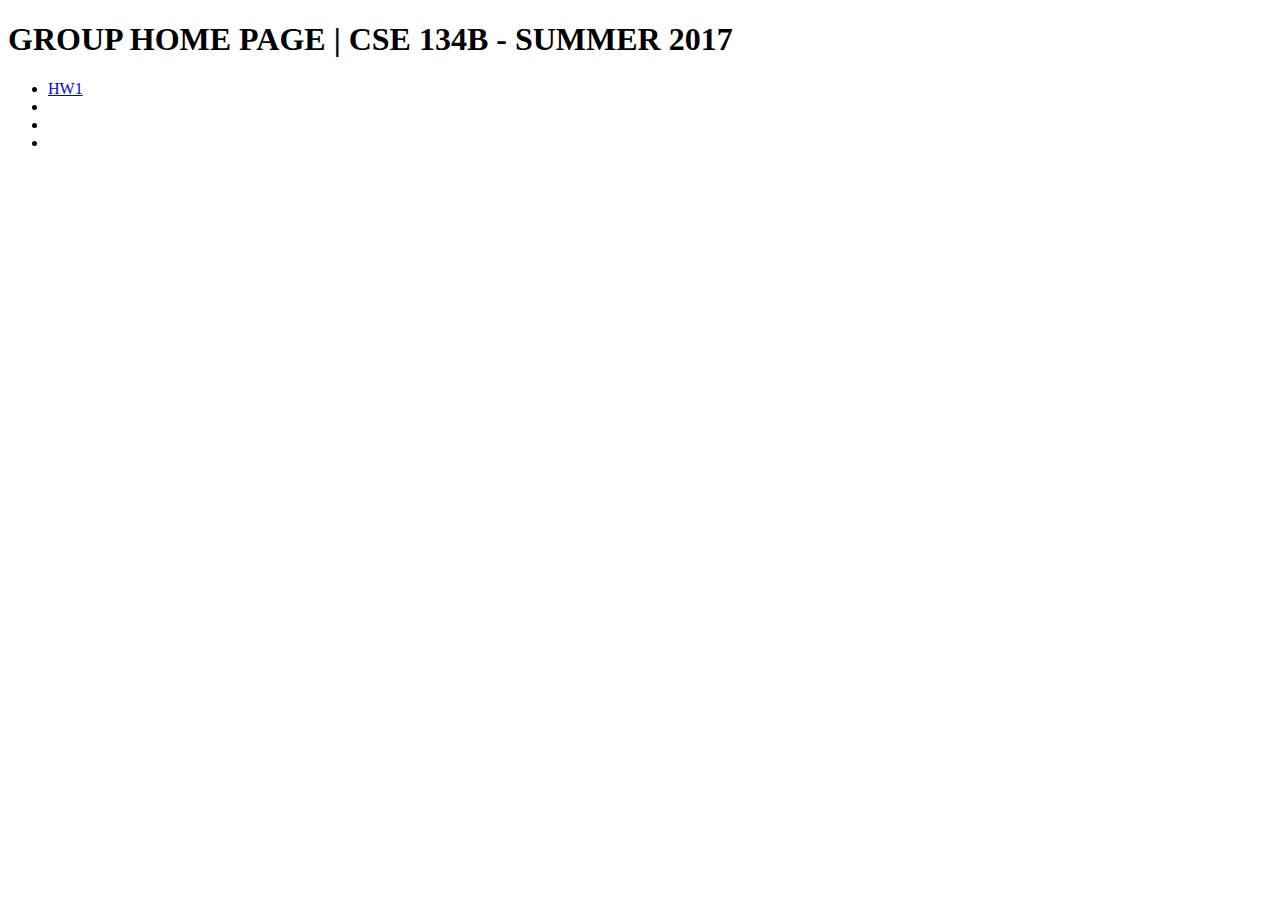
<file: index.html>
<!DOCTYPE html>
<html lang="en">
	<head>
		<title>GROUP HOME PAGE | CSE 134B - SUMMER 2017</title>
	</head>

	<body>
		<h1>GROUP HOME PAGE | CSE 134B - SUMMER 2017</h1>

		<ul>
			<li>
				<a href="hw1/">HW1</a>
			</li>
			<li></li>
			<li></li>
			<li></li>
		</ul>
	</body>
</html>
</file>
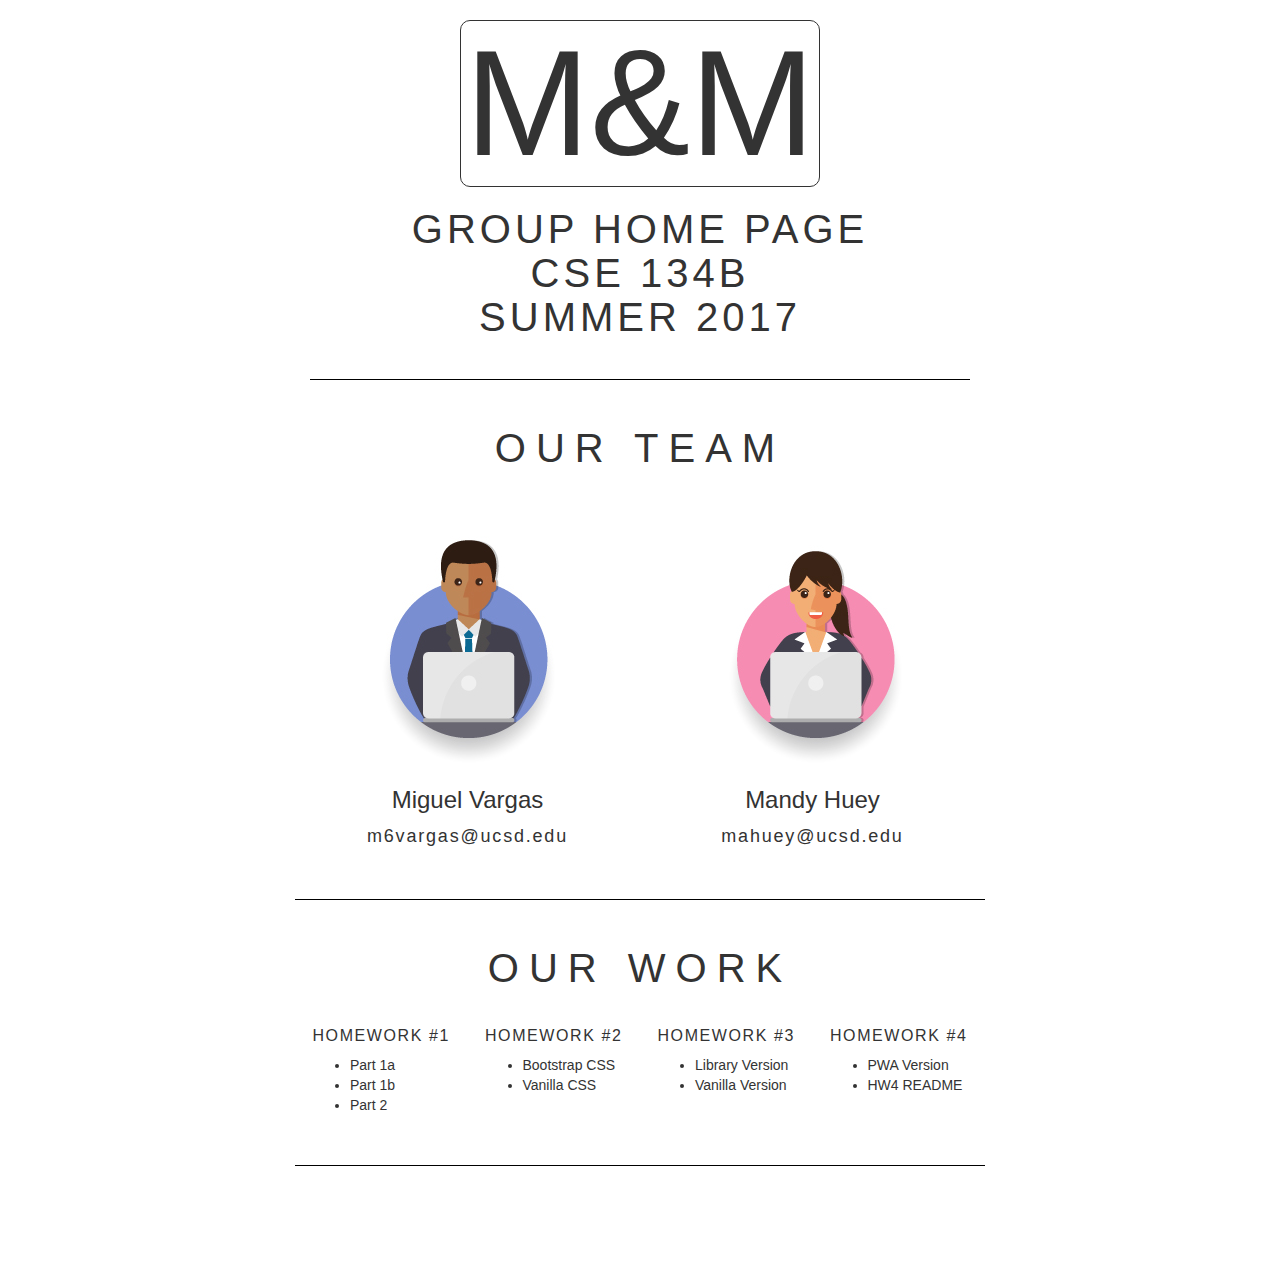
<file: public/index.html>
<!DOCTYPE html>
<html lang="en">
  <head>
    <meta charset="utf-8">
    <meta http-equiv="X-UA-Compatible" content="IE=edge">
    <meta name="viewport" content="width=device-width, initial-scale=1">

    <title>M&amp;M Group Home Page | CSE 134B Summer 2017</title>

    <!-- Bootstrap core CSS -->
    <link rel="stylesheet" href="https://maxcdn.bootstrapcdn.com/bootstrap/3.3.7/css/bootstrap.min.css" integrity="sha384-BVYiiSIFeK1dGmJRAkycuHAHRg32OmUcww7on3RYdg4Va+PmSTsz/K68vbdEjh4u" crossorigin="anonymous">

    <!-- Custom styles for this template -->
    <link href="css/cover.css" rel="stylesheet">

    <!-- HTML5 shim and Respond.js for IE8 support of HTML5 elements and media queries -->
    <!--[if lt IE 9]>
      <script src="https://oss.maxcdn.com/html5shiv/3.7.3/html5shiv.min.js"></script>
      <script src="https://oss.maxcdn.com/respond/1.4.2/respond.min.js"></script>
    <![endif]-->
  </head>

  <body>

    <div class="site-wrapper">

      <div class="site-wrapper-inner">

        <div class="cover-container">

          <div class="inner cover">
            <div class="logo">
              <h1 class="cover-heading">M&amp;M</h1>
            </div>

            <h2 class="cover-text">Group Home Page<br>CSE 134B<br>Summer 2017</h2>

            <section class="teamMembers">
              <header>Our Team</header>
              <div class="row memberSpace">
                <div class="col-md-6">
                  <img src="img/main/male.png">
                  <h3>Miguel Vargas</h3>
                  <p>m6vargas@ucsd.edu</p>
                </div>
                <div class="col-md-6">
                  <img src="img/main/female.png">
                  <h3>Mandy Huey</h3>
                  <p>mahuey@ucsd.edu</p>
                </div>
              </div>
            </section>

            <section class="teamWork">
              <header>Our Work</header>
              
              <div class="row workSpace">
                <div class="col-md-3">
                  <header>
                    <h1>Homework #1</h1>
                  </header>
                  <main>
                    <ul>
                      <li><a href="hw1/soundboard-part1a.html">Part 1a</a></li>
                      <li><a href="hw1/soundboard-part1b.html">Part 1b</a></li>
                      <li><a href="hw1/tagtest.html">Part 2</a></li>
                    </ul>
                  </main>
                </div>
                <div class="col-md-3">
                  <header>
                    <h1>Homework #2</h1>
                  </header>
                  <main>
                    <ul>
                      <li><a href="hw2-2/pt2-bs.html">Bootstrap CSS</a></li>
                      <li><a href="hw2-2/pt2-vanilla.html">Vanilla CSS</a></li>
                    </ul>
                  </main>
                </div>
                <div class="col-md-3">
                  <header>
                    <h1>Homework #3</h1>
                  </header>
                  <main>
                    <ul>
                      <li><a href="hw3/jquery.html">Library Version</a></li>
                      <li><a href="hw3/vanilla.html">Vanilla Version</a></li>
                    </ul>
                  </main>
                </div>
                <div class="col-md-3">
                  <header>
                    <h1>Homework #4</h1>
                  </header>
                  <main>
                    <ul>
                      <li><a href="hw4/index.html">PWA Version</a></li>
                      <li><a href="hw4/README.md">HW4 README</a></li>
                    </ul>
                  </main>
                </div>
              </div>
            </section>
          </div>

        </div>

      </div>

    </div>

    <!-- Bootstrap core JavaScript
    ================================================== -->
    <!-- Placed at the end of the document so the pages load faster -->
    <script src="https://ajax.googleapis.com/ajax/libs/jquery/1.12.4/jquery.min.js"></script>
    <script src="https://maxcdn.bootstrapcdn.com/bootstrap/3.3.7/js/bootstrap.min.js" integrity="sha384-Tc5IQib027qvyjSMfHjOMaLkfuWVxZxUPnCJA7l2mCWNIpG9mGCD8wGNIcPD7Txa" crossorigin="anonymous"></script>
  </body>
</html>
</file>
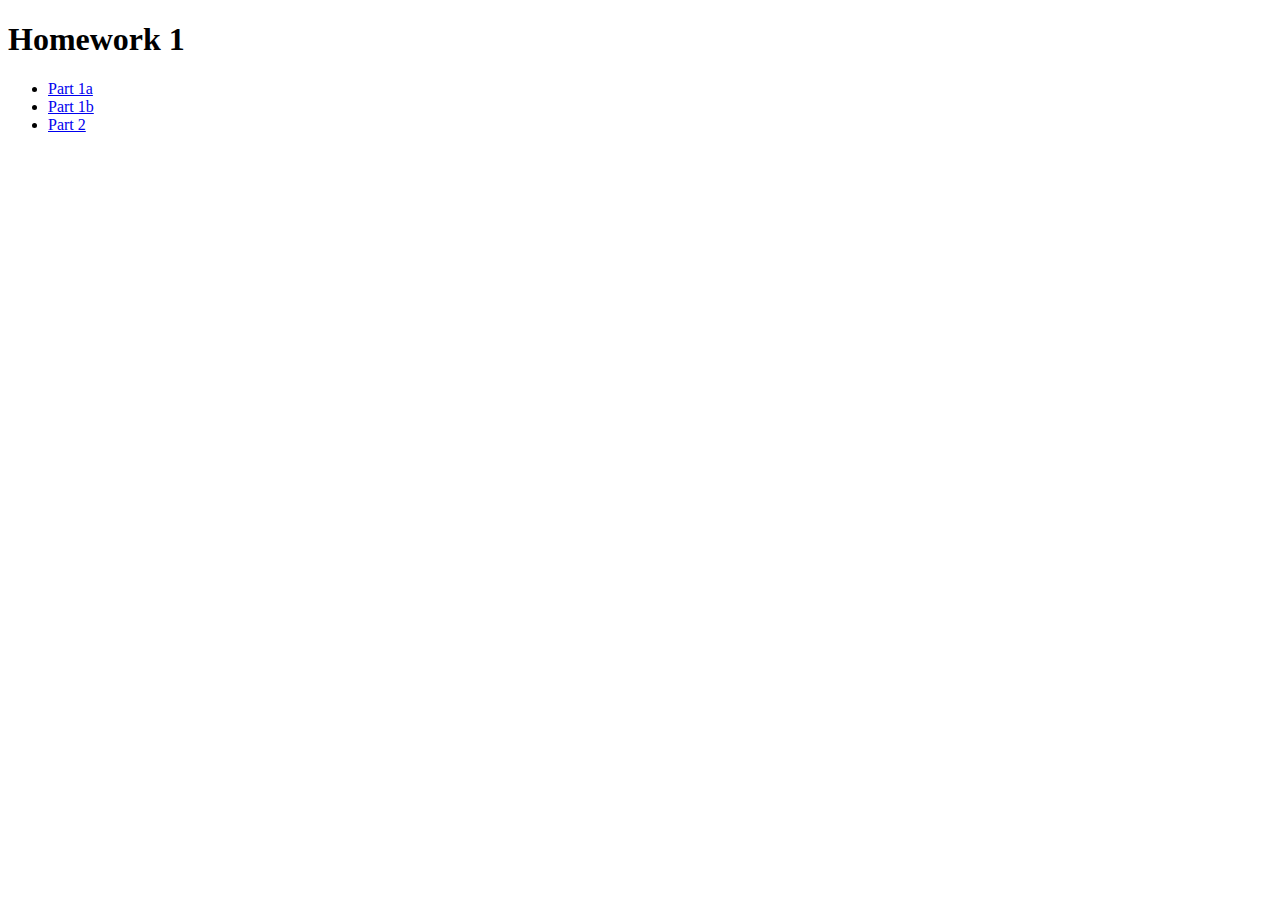
<file: public/hw1/index.html>
<!DOCTYPE html>
<html lang="en">
	<head>
		<title>HW1 | CSE 134B - SUMMER 2017</title>
	</head>

	<body>
		<h1>Homework 1</h1>

		<ul>
			<li>
				<a href="soundboard-part1a.html">Part 1a</a>
			</li>
			<li>
				<a href="soundboard-part1b.html">Part 1b</a>
			</li>
			<li>
				<a href="soundboard-part2.html">Part 2</a>
			</li>
		</ul>
	</body>
</html>
</file>
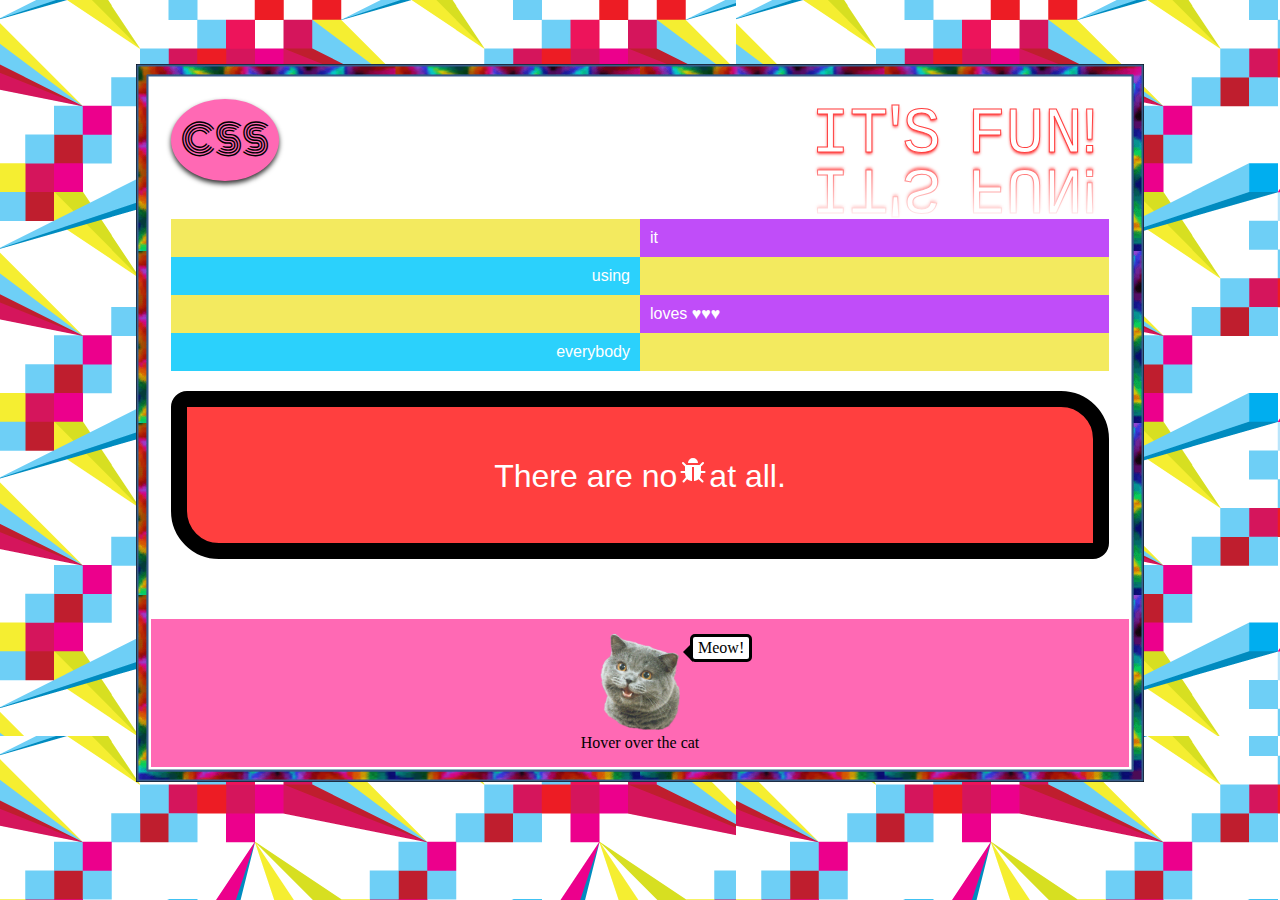
<file: public/hw2/index.html>
<!DOCTYPE html>
<html lang="en">
<head>
    <meta charset="UTF-8">
    <meta name="viewport" content="width=device-width, initial-scale=1.0">
    <meta http-equiv="X-UA-Compatible" content="ie=edge">
    <title>CSS Lesson</title>
    <link rel="stylesheet" href="./main.css">
</head>
<body>
    <svg id="spritesheet">
        <symbol id="bug" viewBox="0 0 2048 2048">
            <path d="M1824 1088q0 26-19 45t-45 19h-224q0 171-67 290l208 209q19 19 19 45t-19 45q-18 19-45 19t-45-19l-198-197q-5 5-15 13t-42 28.5-65 36.5-82 29-97 13v-896h-128v896q-51 0-101.5-13.5t-87-33-66-39-43.5-32.5l-15-14-183 207q-20 21-48 21-24 0-43-16-19-18-20.5-44.5t15.5-46.5l202-227q-58-114-58-274h-224q-26 0-45-19t-19-45 19-45 45-19h224v-294l-173-173q-19-19-19-45t19-45 45-19 45 19l173 173h844l173-173q19-19 45-19t45 19 19 45-19 45l-173 173v294h224q26 0 45 19t19 45zm-480-576h-640q0-133 93.5-226.5t226.5-93.5 226.5 93.5 93.5 226.5z"/>
        </symbol>
    </svg>

    <main>
        <header>
            <div class="wrapper">
                <a class="logo" href="https://www.w3.org/Style/CSS/specs.en.html">CSS</a>
                <div class="fun">I<span id="kern1">t</span><span id="kern2">'s</span> fu<span id="kern3">n</span>!</div>
            </div>
        </header>

        <section>
            <div>IT</div>
            <div>USING</div>
            <div>LOVES</div>
            <div>EVERYBODY</div>
        </section>

        <aside>
            <p>There are no<svg title="bugs"><use xlink:href="#bug"></use></svg>at all.</p>
        </aside>

        <footer>
            <div class="wrapper"><img src="./cat.gif" alt="a grey cat"><span>Meow!</span></div>
            <span>Hover over the cat</span>
        </footer>
    </main>
</body>
</html>
</file>
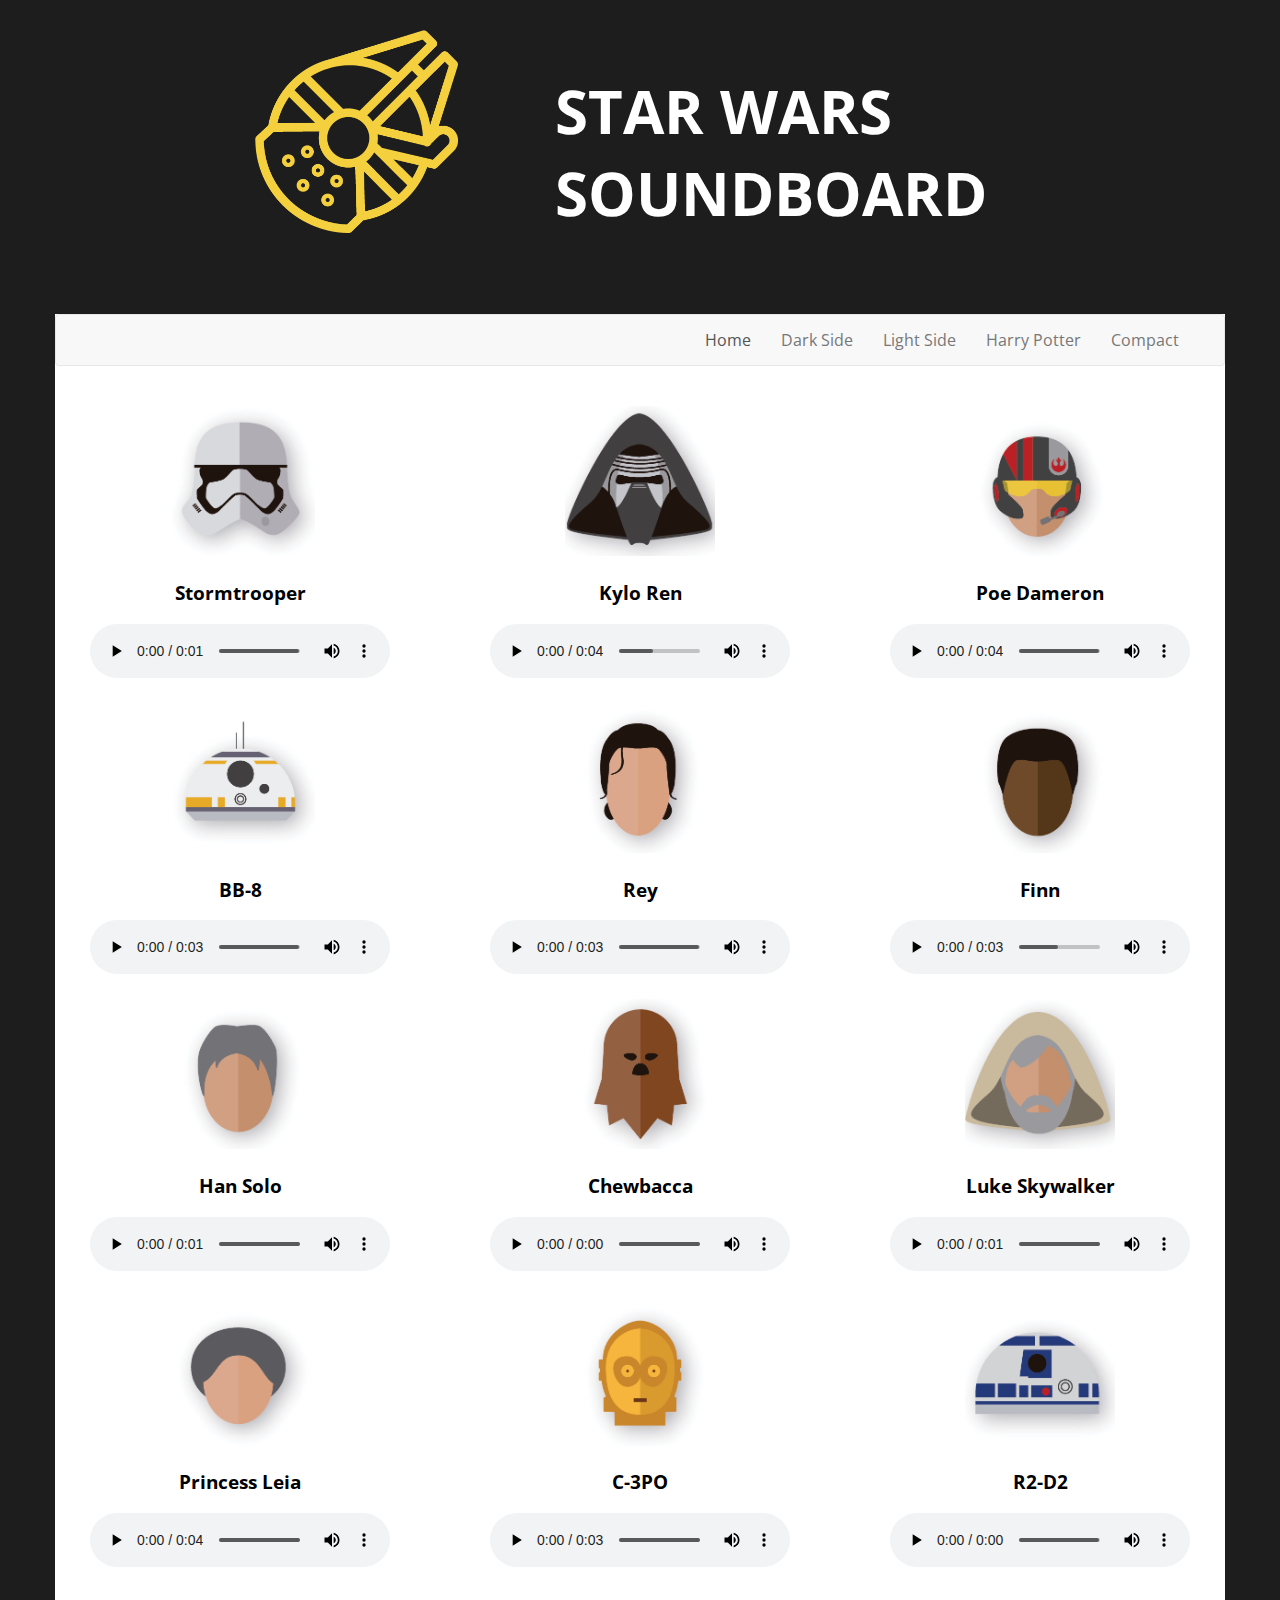
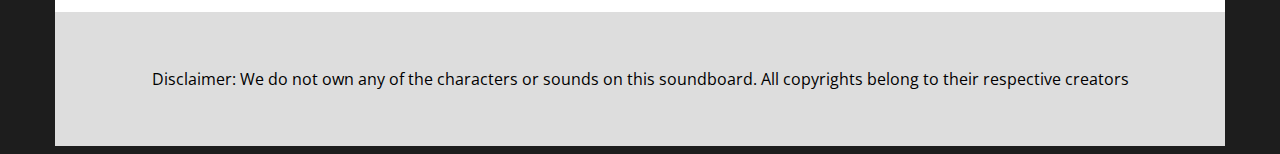
<file: public/hw4/index.html>
<!doctype html>
<html lang="en">
<head>
	<meta charset="utf-8">
  <meta http-equiv="X-UA-Compatible" content="IE=edge">
  <meta name="viewport" content="width=device-width, initial-scale=1">
  <meta name="theme-color" content="#000"/>

	<title>Star Wars Soundboard</title>

	<!-- Main css -->
  <link href="css/main.css" rel="stylesheet" media="screen">
  <link href="css/darkTheme.css" rel="alternate stylesheet" title="darkSide">
  <link href="css/lightTheme.css" rel="alternate stylesheet" title="lightSide">
  <link href="css/hpTheme.css" rel="alternate stylesheet" title="hpTheme"> 
  <link rel="manifest" href="../manifest.json">
</head>

<body>
  <!-- If browser does not suport js -->
  <noscript> Your browser does not support JavaScript! </noscript>

	<!-- HEADER -->
	<header class="container headerContainer">
		<div class="row">
			<div class="col-md-3 col-md-offset-2 col-sm-4 col-sm-offset-1 col-xs-8 col-xs-offset-2">
				<img src="../img/falcon-yellow.png" alt="Yellow Falcon" id = "yellowfalcon"> 
			</div>
			<div class="col-md-5 col-sm-6 col-xs-12">
				<h1>Star Wars<br>Soundboard</h1>
			</div>
		</div>
	</header>

	<!-- CONTAINER -->
	<div class="container wrapper">

		<!-- NAV BAR edited to PULLDOWN  -->
		<nav class="navbar navbar-default">
			<div class="container-fluid">
	  		<button class="navbar-toggle" type="button" data-toggle="collapse" data-target="#navbarNav" aria-controls="navbarNav" aria-expanded="false" aria-label="Toggle navigation">
	  			<span class="icon-bar"></span>
	     		<span class="icon-bar"></span>
	        <span class="icon-bar"></span>
	      </button>

	      <div class="collapse navbar-collapse" id="navbarNav">
	        <ul class="nav navbar-nav navbar-right">
	          <li class="active">
              <a href="#" onclick="createSoundboard(data, 0, 'full');switchTheme(null);return false;">Home <span class="sr-only">(current)</span></a>
            </li>
	          <li>
	          	<a href="#" id="darkLink" onclick="createSoundboard(data, 0, 'full');switchTheme('darkSide');return false;">Dark Side</a>
	          </li>
	          <li>
	          	<a href="#" id="lightLink" onclick="createSoundboard(data, 0, 'full');switchTheme('lightSide');return false;">Light Side</a>
	          </li>
            <li>
              <a href="#" id="hpLink" onclick="createSoundboard(data, 1, 'full');switchTheme('hpTheme');return false;">Harry Potter</a>
            </li>
            <li>
              <a href="#" id="compact" onclick="createSoundboard(data, 0, 'compact');switchTheme(null);return false;">Compact</a>
            </li>
	        </ul>
	      </div>
	    </div>
	  </nav>
        
 		<!-- MAIN CONTENT --> 
		<main class="containerMain">
			<div class="row" id="soundBoard"></div>
    </main>

		<!-- FOOTER -->
		<footer class="footerContainer">
			<div class="row">
				<div class="col-md-12 footerContent">
					<p>
						Disclaimer: We do not own any of the characters or sounds on this soundboard. All copyrights belong to their respective creators
					</p>
				</div>
			</div>
		</footer>
	</div>

	<!-- jQuery (necessary for Bootstrap's JavaScript plugins) -->
  <script src="https://ajax.googleapis.com/ajax/libs/jquery/1.12.4/jquery.min.js"></script>
  <!-- Include all compiled plugins (below), or include individual files as needed -->
  <script src="js/bootstrap.min.js"></script>
  <script src="js/main.js"></script>
  <script src="js/app.js"></script>
</body>

</html>
</file>
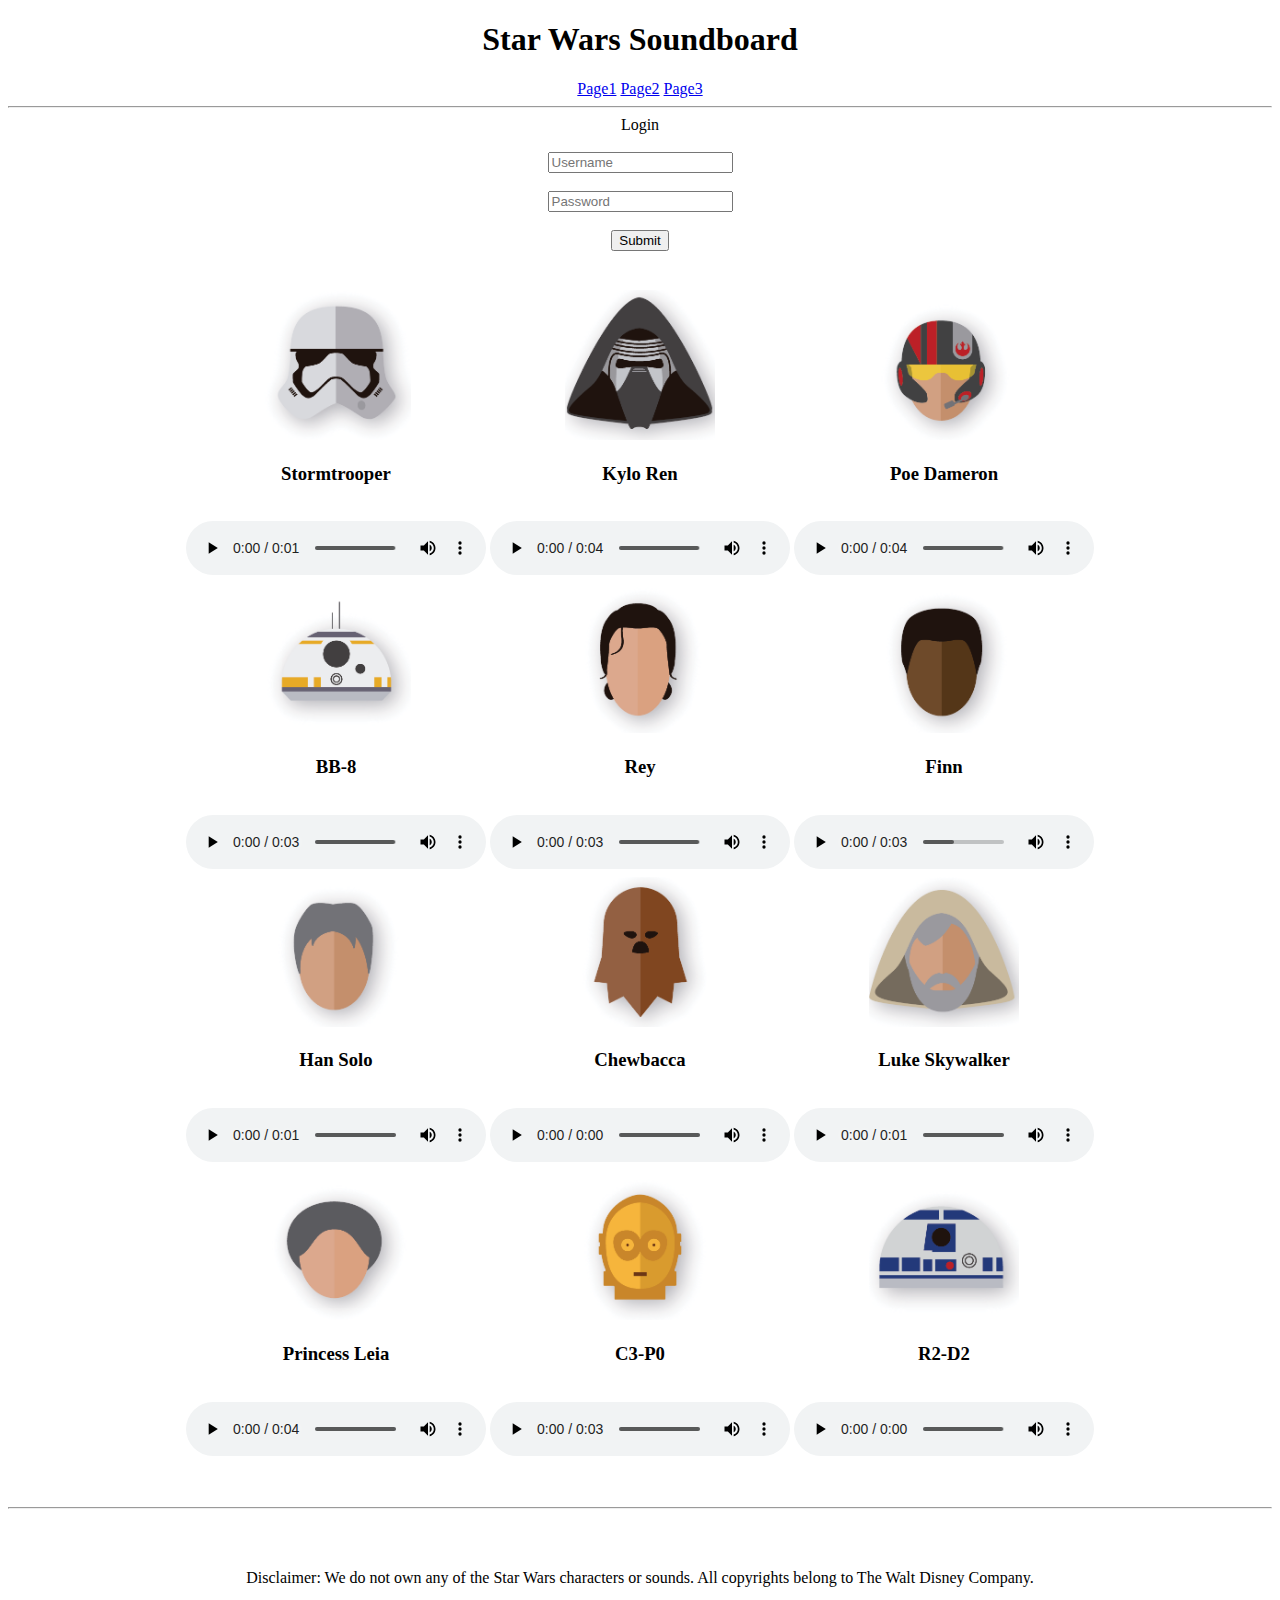
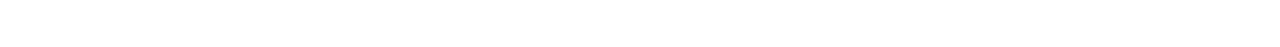
<file: public/hw1/soundboard-part1a.html>
<!doctype html>
<html lang="en">
<head>
	<title>Soundboard Part 1A</title>
</head>

<body>

	<!-- Error: align attribute is obsolete -->
	<h1 align="center">
		Star Wars Soundboard
	</h1>

	<div>
		<!-- Error: align attribute is obsolete -->
		<div align="center">
			<span><a href="/">Page1</a></span>
			<span><a href="/">Page2</a></span>
			<span><a href="/">Page3</a></span>
			<hr>
		</div>
	</div>

	<!-- Error: align attribute is obsolete -->
	<div align="center">
		<form>
			<label>Login</label>
			<br>
			<br>
			<input type="text" name="username" placeholder="Username">
			<br>
			<br>
			<input type="password" name="password" placeholder="Password">
			<br>
			<br>
			<input type="submit" name="submit">
		</form>
		<br>
		<br>
	</div>

	<div>
		<!-- Error: align attribute is obsolete -->
		<table align="center">
			<tr>
				<!-- Error: align attribute is obsolete -->
				<td align="center">
					<img src="../img/stormtrooper.png" height="150" width="150" alt="Stormtrooper">
					<br>
					<h3>Stormtrooper</h3>
					<br>
					<audio controls>
						<source src="../sounds/stormtrooper.wav" type="audio/wav">
					</audio>
				</td>

				<!-- Error: align attribute is obsolete -->
				<td align="center">
					<img src="../img/kyloren.png" height="150" width="150" alt="Kylo Ren">
					<br>
					<h3>Kylo Ren</h3>
					<br>
					<audio controls>
						<source src="../sounds/kylo.wav" type="audio/wav">
					</audio>
				</td>

				<!-- Error: align attribute is obsolete -->
				<td align="center">
					<img src="../img/poedameron.png" height="150" width="150" alt="Poe Dameron">
					<br>
					<h3>Poe Dameron</h3>
					<br>
					<audio controls>
						<source src="../sounds/poe.mp3" type="audio/mpeg">
					</audio>
				</td>
			</tr>

			<tr>
				<!-- Error: align attribute is obsolete -->
				<td align="center">
					<img src="../img/bb8.png" height="150" width="150" alt="BB-8">
					<br>
					<h3>BB-8</h3>
					<br>
					<audio controls>
						<source src="../sounds/bb8.wav" type="audio/wav">
					</audio>
				</td>

				<!-- Error: align attribute is obsolete -->
				<td align="center">
					<img src="../img/rey.png" height="150" width="150" alt="Rey">
					<br>
					<h3>Rey</h3>
					<br>
					<audio controls>
						<source src="../sounds/rey.mp3" type="audio/mpeg">
					</audio>
				</td>

				<!-- Error: align attribute is obsolete -->
				<td align="center">
					<img src="../img/finn.png" height="150" width="150" alt="Finn">
					<br>
					<h3>Finn</h3>
					<br>
					<audio controls>
						<source src="../sounds/finn.wav" type="audio/wav">
					</audio>
				</td>
			</tr>

			<tr>
				<!-- Error: align attribute is obsolete -->
				<td align="center">
					<img src="../img/hansolo.png" height="150" width="150" alt="Han Solo">
					<br>
					<h3>Han Solo</h3>
					<br>
					<audio controls>
						<source src="../sounds/hansolo.wav" type="audio/wav">
					</audio>
				</td>

				<!-- Error: align attribute is obsolete -->
				<td align="center">
					<img src="../img/chewbacca.png" height="150" width="150" alt="Chewbacca">
					<br>
					<h3>Chewbacca</h3>
					<br>
					<audio controls>
						<source src="../sounds/chewy.wav" type="audio/wav">
					</audio>
				</td>

				<!-- Error: align attribute is obsolete -->
				<td align="center">
					<img src="../img/lukeskywalker.png" height="150" width="150" alt="Luke Skywalker">
					<br>
					<h3>Luke Skywalker</h3>
					<br>
					<audio controls>
						<source src="../sounds/luke.wav" type="audio/wav">
					</audio>
				</td>
			</tr>

			<tr>
				<!-- Error: align attribute is obsolete -->
				<td align="center">
					<img src="../img/princessleia.png" height="150" width="150" alt="Princess Leia">
					<br>
					<h3>Princess Leia</h3>
					<br>
					<audio controls>
						<source src="../sounds/leia.wav" type="audio/wav">
					</audio>
				</td>

				<!-- Error: align attribute is obsolete -->
				<td align="center">
					<img src="../img/c3po.png" height="150" width="150" alt="C3-P0">
					<br>
					<h3>C3-P0</h3>
					<br>
					<audio controls>
						<source src="../sounds/c3po.wav" type="audio/wav">
					</audio>
				</td>

				<!-- Error: align attribute is obsolete -->
				<td align="center">
					<img src="../img/r2d2.png" height="150" width="150" alt="R2-D2">
					<br>
					<h3>R2-D2</h3>
					<br>
					<audio controls>
						<source src="../sounds/r2d2.wav" type="audio/wav">
					</audio>
				</td>
			</tr>
		</table>
	</div>

	<!-- Error: align attribute is obsolete -->
	<div align="center">
		<br>
		<br>
		<hr>
		<br>
		<br>
		<div>
			<p>
				Disclaimer: We do not own any of the Star Wars characters or sounds. All copyrights belong to The Walt Disney Company.
			</p>
		</div>
		<br>
		<br>
	</div>

</body>

</html>
</file>
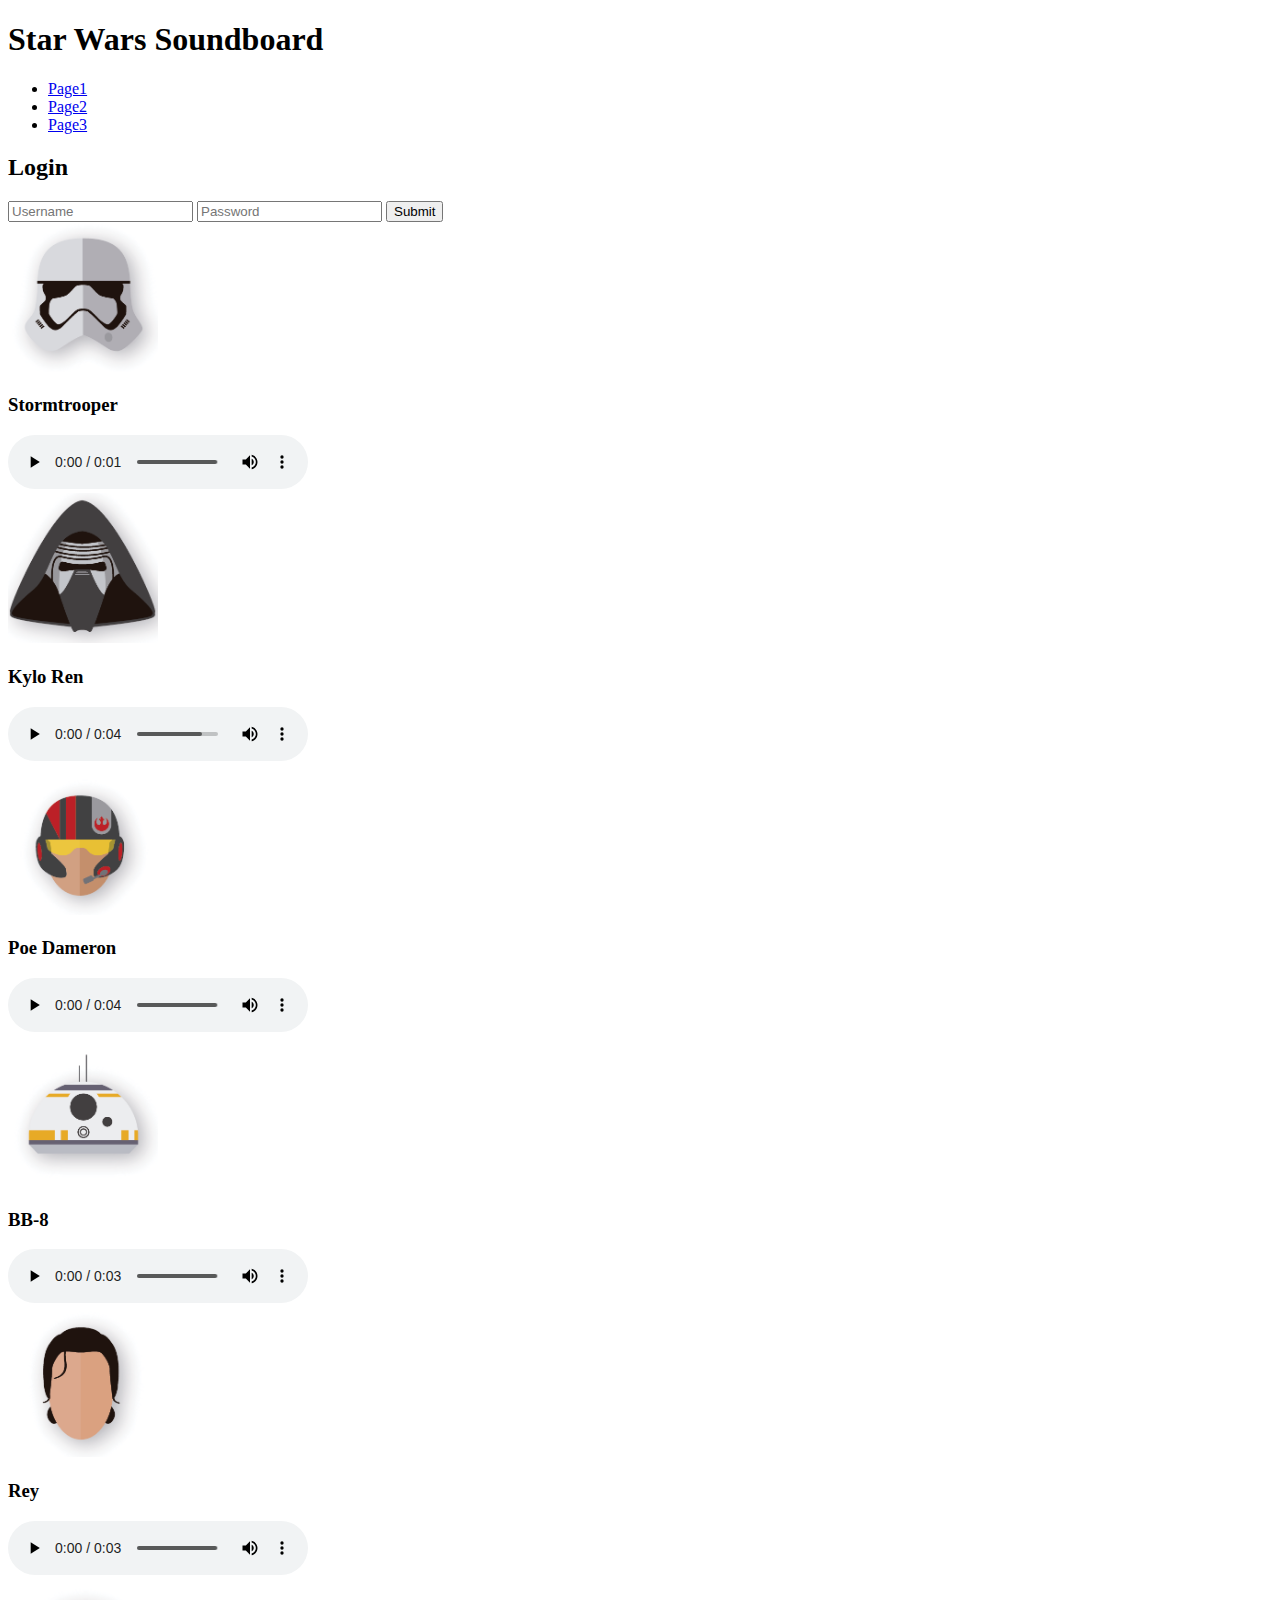
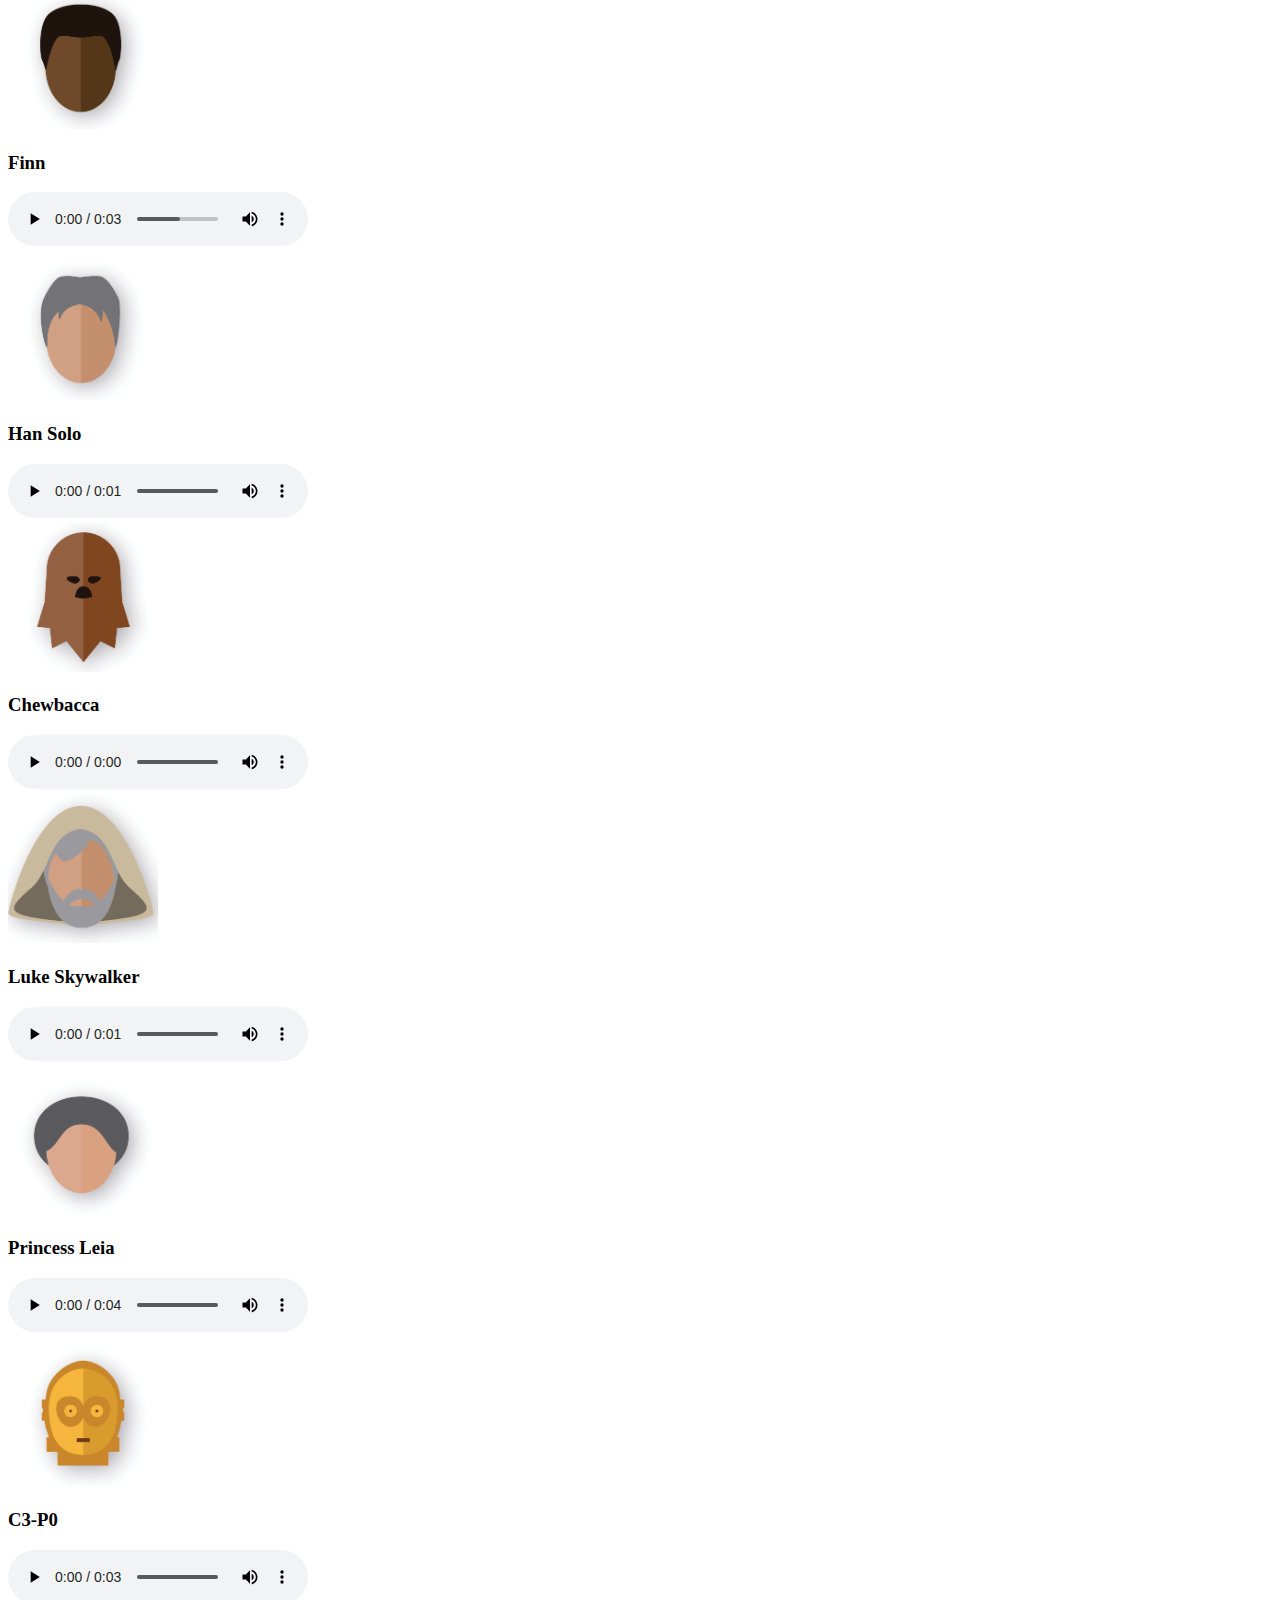
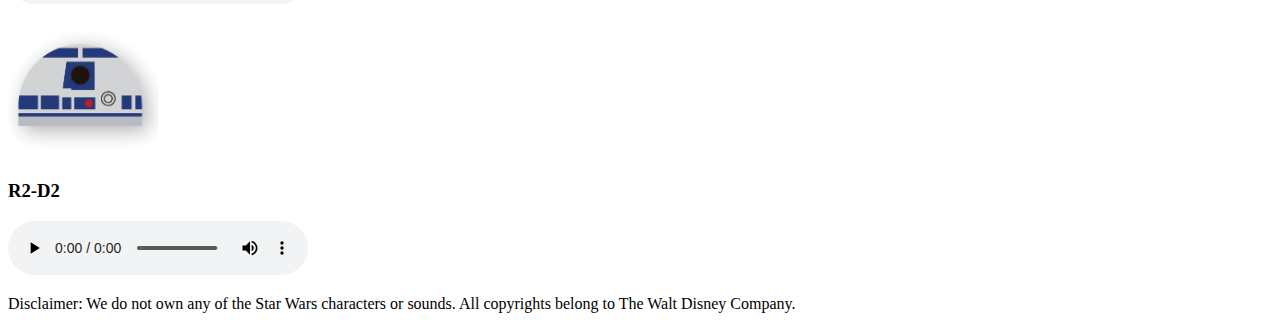
<file: public/hw1/soundboard-part1b.html>
<!doctype html>
<html lang="en">
<head>
	<title>Soundboard Part 1B</title>
</head>

<body>

	<header class="headerContainer">
		<h1>Star Wars Soundboard</h1>
	</header>

	<nav class="navbarContainer">
		<div>
			<ul class="navbar">
				<li><a href="/">Page1</a></li>
				<li><a href="/">Page2</a></li>
				<li><a href="/">Page3</a></li>
			</ul>
		</div>
	</nav>

	<section class="loginContainer">
		<h2>Login</h2>
		<form class="login">
			<input type="text" name="username" placeholder="Username">
			<input type="password" name="password" placeholder="Password">
			<input type="submit" name="submit">
		</form>
	</section>

	<main class="containerMain">
		<div class="soundThumb">
			<img src="../img/stormtrooper.png" height="150" width="150" alt="Stormtrooper">
			<h3>Stormtrooper</h3>
			<audio controls>
				<source src="../sounds/stormtrooper.wav" type="audio/wav">
			</audio>
		</div>

		<div class="soundThumb">
			<img src="../img/kyloren.png" height="150" width="150" alt="Kylo Ren">
			<h3>Kylo Ren</h3>
			<audio controls>
				<source src="../sounds/kylo.wav" type="audio/wav">
			</audio>
		</div>

		<div class="soundThumb">
			<img src="../img/poedameron.png" height="150" width="150" alt="Poe Dameron">
			<h3>Poe Dameron</h3>
			<audio controls>
				<source src="../sounds/poe.mp3" type="audio/mpeg">
			</audio>
		</div>

		<div class="soundThumb">
			<img src="../img/bb8.png" height="150" width="150" alt="BB-8">
			<h3>BB-8</h3>
			<audio controls>
				<source src="../sounds/bb8.wav" type="audio/wav">
			</audio>
		</div>

		<div class="soundThumb">
			<img src="../img/rey.png" height="150" width="150" alt="Rey">
			<h3>Rey</h3>
			<audio controls>
				<source src="../sounds/rey.mp3" type="audio/mpeg">
			</audio>
		</div>

		<div class="soundThumb">
			<img src="../img/finn.png" height="150" width="150" alt="Finn">
			<h3>Finn</h3>
			<audio controls>
				<source src="../sounds/finn.wav" type="audio/wav">
			</audio>
		</div>

		<div class="soundThumb">
			<img src="../img/hansolo.png" height="150" width="150" alt="Han Solo">
			<h3>Han Solo</h3>
			<audio controls>
				<source src="../sounds/hansolo.wav" type="audio/wav">
			</audio>
		</div>

		<div class="soundThumb">
			<img src="../img/chewbacca.png" height="150" width="150" alt="Chewbacca">
			<h3>Chewbacca</h3>
			<audio controls>
				<source src="../sounds/chewy.wav" type="audio/wav">
			</audio>
		</div>

		<div class="soundThumb">
			<img src="../img/lukeskywalker.png" height="150" width="150" alt="Luke Skywalker">
			<h3>Luke Skywalker</h3>
			<audio controls>
				<source src="../sounds/luke.wav" type="audio/wav">
			</audio>
		</div>

		<div class="soundThumb">
			<img src="../img/princessleia.png" height="150" width="150" alt="Princess Leia">
			<h3>Princess Leia</h3>
			<audio controls>
				<source src="../sounds/leia.wav" type="audio/wav">
			</audio>
		</div>

		<div class="soundThumb">
			<img src="../img/c3po.png" height="150" width="150" alt="C3-P0">
			<h3>C3-P0</h3>
			<audio controls>
				<source src="../sounds/c3po.wav" type="audio/wav">
			</audio>
		</div>

		<div class="soundThumb">
			<img src="../img/r2d2.png" height="150" width="150" alt="R2-D2">
			<h3>R2-D2</h3>
			<audio controls>
				<source src="../sounds/r2d2.wav" type="audio/wav">
			</audio>
		</div>

	</main>

	<footer class="footerContainer">
		<div class="footerContent">
			<p>
				Disclaimer: We do not own any of the Star Wars characters or sounds. All copyrights belong to The Walt Disney Company.
			</p>
		</div>
	</footer>

</body>

</html>
</file>
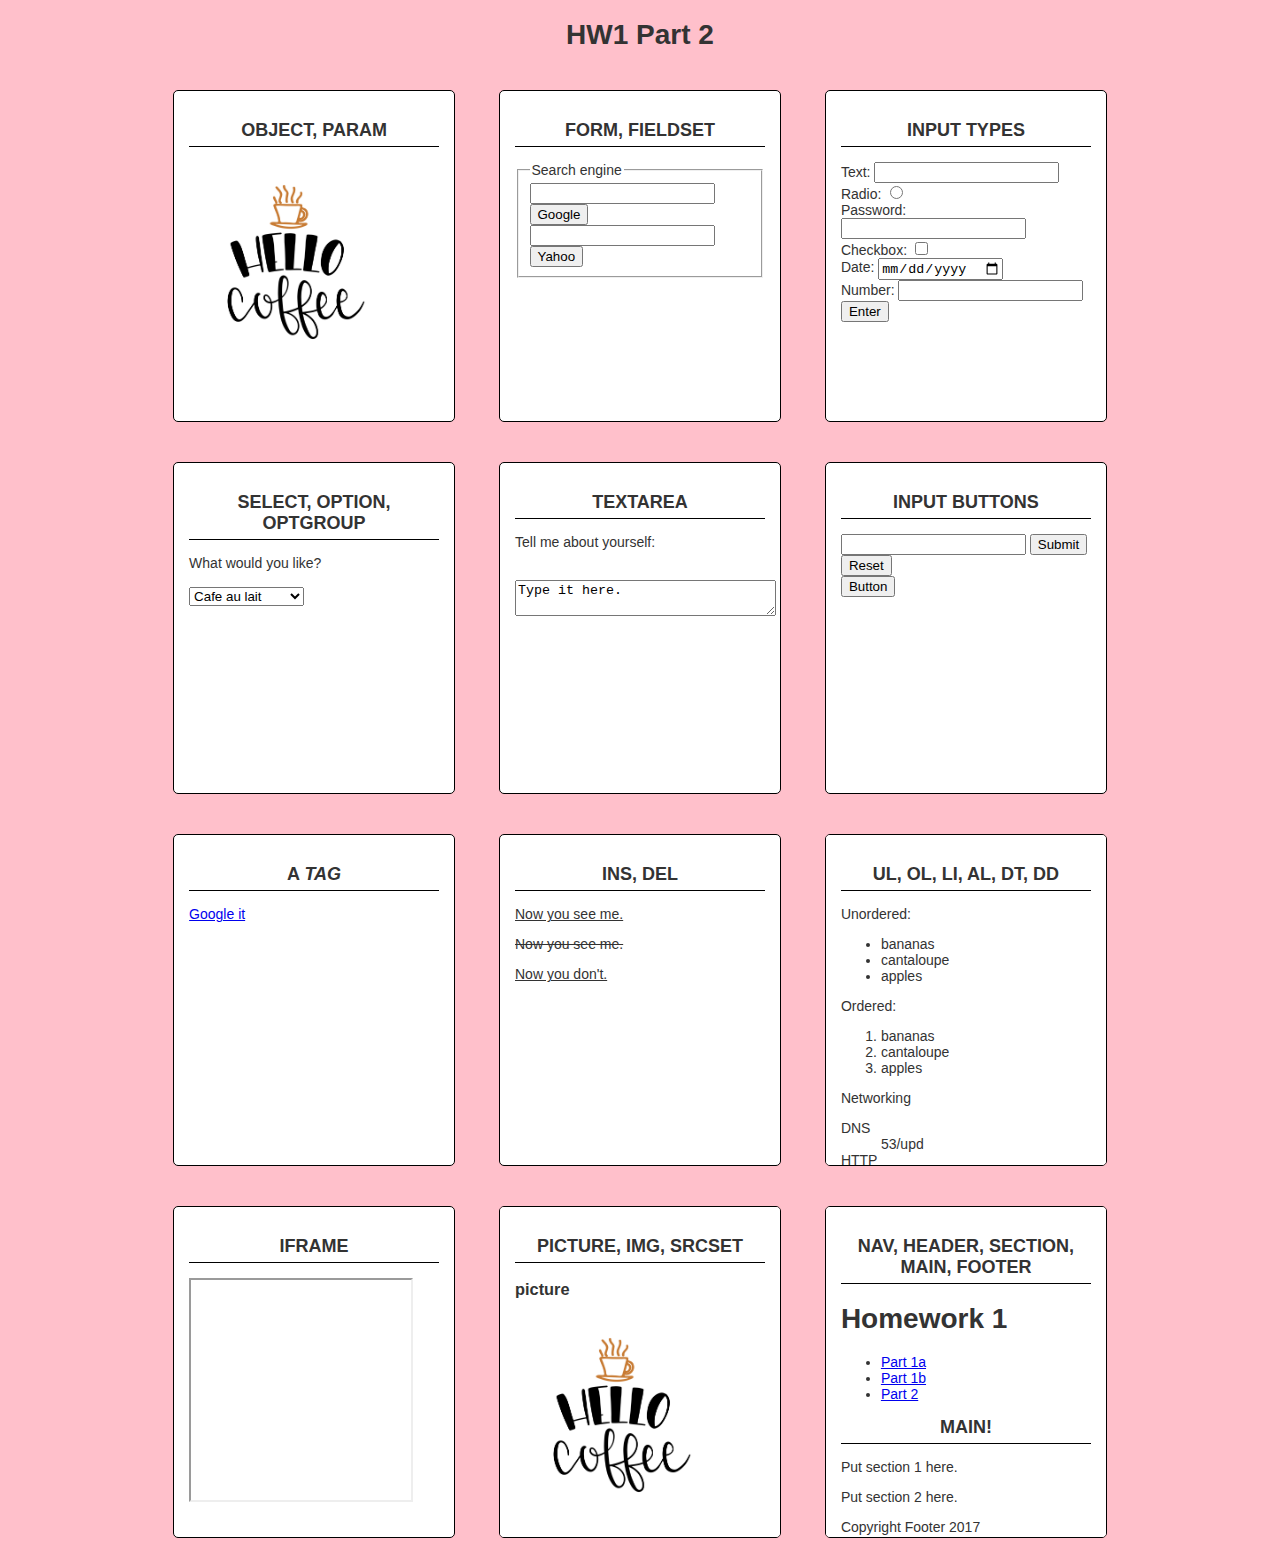
<file: public/hw1/tagtest.html>
<!DOCTYPE HTML>
<html>

<!-- Homework 1 Part 2 -->

<!-- meta -->
<head>
  <title>Tag Testing</title>
  <meta charset="utf-8">
  <!-- style, link -->
  <style type="text/css">
    body { 
      color: #333; 
      background: pink;
      margin: 0 auto;
      display: block; 
      font-family: arial, sans-serif;
      font-size: 14px;
      font-weight: lighter;
    }

    .sectionArea{
      width: 250px;
      height: 300px;
      margin: 20px;
      padding: 15px;
      display: inline-block;
      border: 1px solid #000;
      border-radius: 5px;
      overflow: scroll;
      background-color: #fff;
      text-align: left;
      vertical-align: top;
    }

    .sectionArea h2 {
      text-align: center;
      font-size: 18px;
      border-bottom: 1px solid #000;
      padding-bottom: 5px;
      text-transform: uppercase;
    }
   
    html, body {height:100%;}
    html {display:table; width:100%;}
    body {display:table-cell; text-align:center; vertical-align:middle;}
  </style>

  <link href="tagtest.html" rel="help" title="go to part 2" />
</head>

<body>

<h1>HW1 Part 2</h1>

<!-- script, noscript -->
<script>alert('Hello! This tests the script tag with a simple javascript alert!')</script>
<noscript>I am testing noscript.</noscript>

<!-- object, param -->
<div class="sectionArea">
  <h2>Object, Param</h2>

  <object data="../img/hw1/coffee.jpg" type="image/jpeg" height="200" width="200">
    <param name="au" value="lait" />
  </object>
</div>


<!-- form, fieldset -->
<div class="sectionArea">
  <h2>Form, Fieldset</h2>
  <fieldset>
    <legend>Search engine</legend>
    <form action="https://www.google.com/search" method="get">
    <input type="search" name="q">
      <input type="submit" value="Google">
    </form>
    <form action="https://www.yahoo.com/search" method="get">
    <input type="search" name="q">
      <input type="submit" value="Yahoo">
    </form>
  </fieldset>
</div>

<!-- input(text, radio, password, checkbox, date, number) -->
<div class="sectionArea">
  <h2>Input Types</h2>
  <form action="testInput.html" method="get">
    Text:     <input type="text" name="name"><br>
    Radio:    <input type="radio" name="radioButt"><br>
    Password: <input type="password" name="passwd"><br>
    Checkbox: <input type="checkbox" name="boxButt"><br>
    <!-- got a warning because the date inputt ype isn't supported in all browsers (mainly older versions and Safari).-->
    Date:     <input type="date" name="date"><br>
    Number:   <input type="number" name="number"><br>
    <input type="submit" value="Enter">
  </form>
</div>

<!-- select, option, optgroup -->
<div class="sectionArea">
  <h2>Select, Option, Optgroup</h2>
  <label for="cafe">What would you like?</label>
  <br><br>
  <select id="cafe" name="cafe">
    <optgroup label="Coffee and Espresso">
      <option value="1">Cafe au lait</option>
      <option value="2">Cold brew</option>
      <option value="3">Americano</option>
      <option value="4">Cappuccino</option>
      <option value="5">Latte</option>
      <option value="6">White mocha</option>
    </optgroup>
    <optgroup label="Tea">
      <option value="1">Matcha latte</option>
      <option value="2">Chai latte</option>
      <option value="3">Green tea</option>
      <option value="4">Black tea</option>
    </optgroup>
  </select>
</div>

<!-- textarea -->
<div class="sectionArea">
  <h2>Textarea</h2>
  <p>
    Tell me about yourself: 
  </p>
  <br>
  <textarea cols="30">Type it here.</textarea>
</div>

<!-- input(button, submit, reset) or button -->
<div class="sectionArea">
  <h2>Input buttons</h2>
  <form>
    <input type="text" name="name">
    <input type="submit" value="Submit">
    <input type="reset" value="Reset">
  </form>

  <button name="button">Button</button>
  <br>
</div>

<!-- a -->
<div class="sectionArea">
  <h2>A <i>tag</i></h2>
  <a href="https://google.com">Google it</a>
</div>

<!-- ins, del -->
<div class="sectionArea">
  <h2>Ins, del</h2>
  
  <ins>
    <p>Now you see me.</p>
  </ins>

  <del>
    <p>Now you see me.</p>
  </del>

  <ins>
    <p>Now you don't.</p>
  </ins>
</div>

<!-- ul, ol, li, al, dt, dd -->
<div class="sectionArea">
  <h2>ul, ol, li, al, dt, dd</h2>

  Unordered:
  <ul>
    <li>bananas</li>
    <li>cantaloupe</li>
    <li>apples</li>
  </ul>

  Ordered:
  <ol>
    <li>bananas</li>
    <li>cantaloupe</li>
    <li>apples</li>
  </ol>


  Networking
  <dl>
    <dt>DNS</dt>
    <dd>53/upd</dd>
    <dt>HTTP</dt>
    <dd>80/tcp</dd>
    <dt>HTTPS</dt>
    <dd>443/tcp</dd>
  </dl>
</div>

<!-- iframe -->
<div class="sectionArea">
  <h2>iframe</h2>
  <iframe src="http://classes.pint.com/cse134b/" height="220px" width="220px"></iframe>
</div>

<!-- picture, img, srcset -->
<div class="sectionArea">
  <h2>Picture, img, srcset</h2>
  <h3>picture</h3>
  <picture>
    <img src="../img/hw1/coffee.jpg" srcset="../img/hw1/coffee.jpg 1x, ../img/hw1/coffee2x.jpg 2x" alt="coffee image" height="200" width="200">
  </picture>
  <h3>gif</h3>
  <img src="../img/hw1/coffee.gif" alt="coffee image" height="200" width="200">
  <h3>png</h3>
  <img src="../img/hw1/coffee.png" alt="coffee image" height="200" width="200">
  <h3>webp</h3>
  <img src="../img/hw1/coffee.webp" alt="coffee image" height="200" width="200">
  <h3>svg</h3>
  <img src="../img/hw1/coffee.svg" alt="coffee image" height="200" width="200">
</div>


<!-- nav, header, section, footer, main -->
<div class="sectionArea">
  <h2>nav, header, section, main, footer</h2>
  <header>
    <h1>Homework 1</h1>
    <nav>
      <ul>
        <li><a href="soundboard-part1a.html">Part 1a</a></li>
        <li><a href="soundboard-part1b.html">Part 1b</a></li>
        <li><a href="tagtest.html">Part 2</a></li>
      </ul>
    </nav>
  </header>

  <main>
      <header>
        <h2>Main!</h2>
      </header>
      <section aria-label="Section 1">
        <p>Put section 1 here.</p>
      </section>
      <section aria-label="Section 2">
        <p>Put section 2 here.</p>
      </section>
  </main>

  <footer>
    <p>
      Copyright Footer 2017
    </p>
  </footer>
</div>

</body>
</html>
</file>
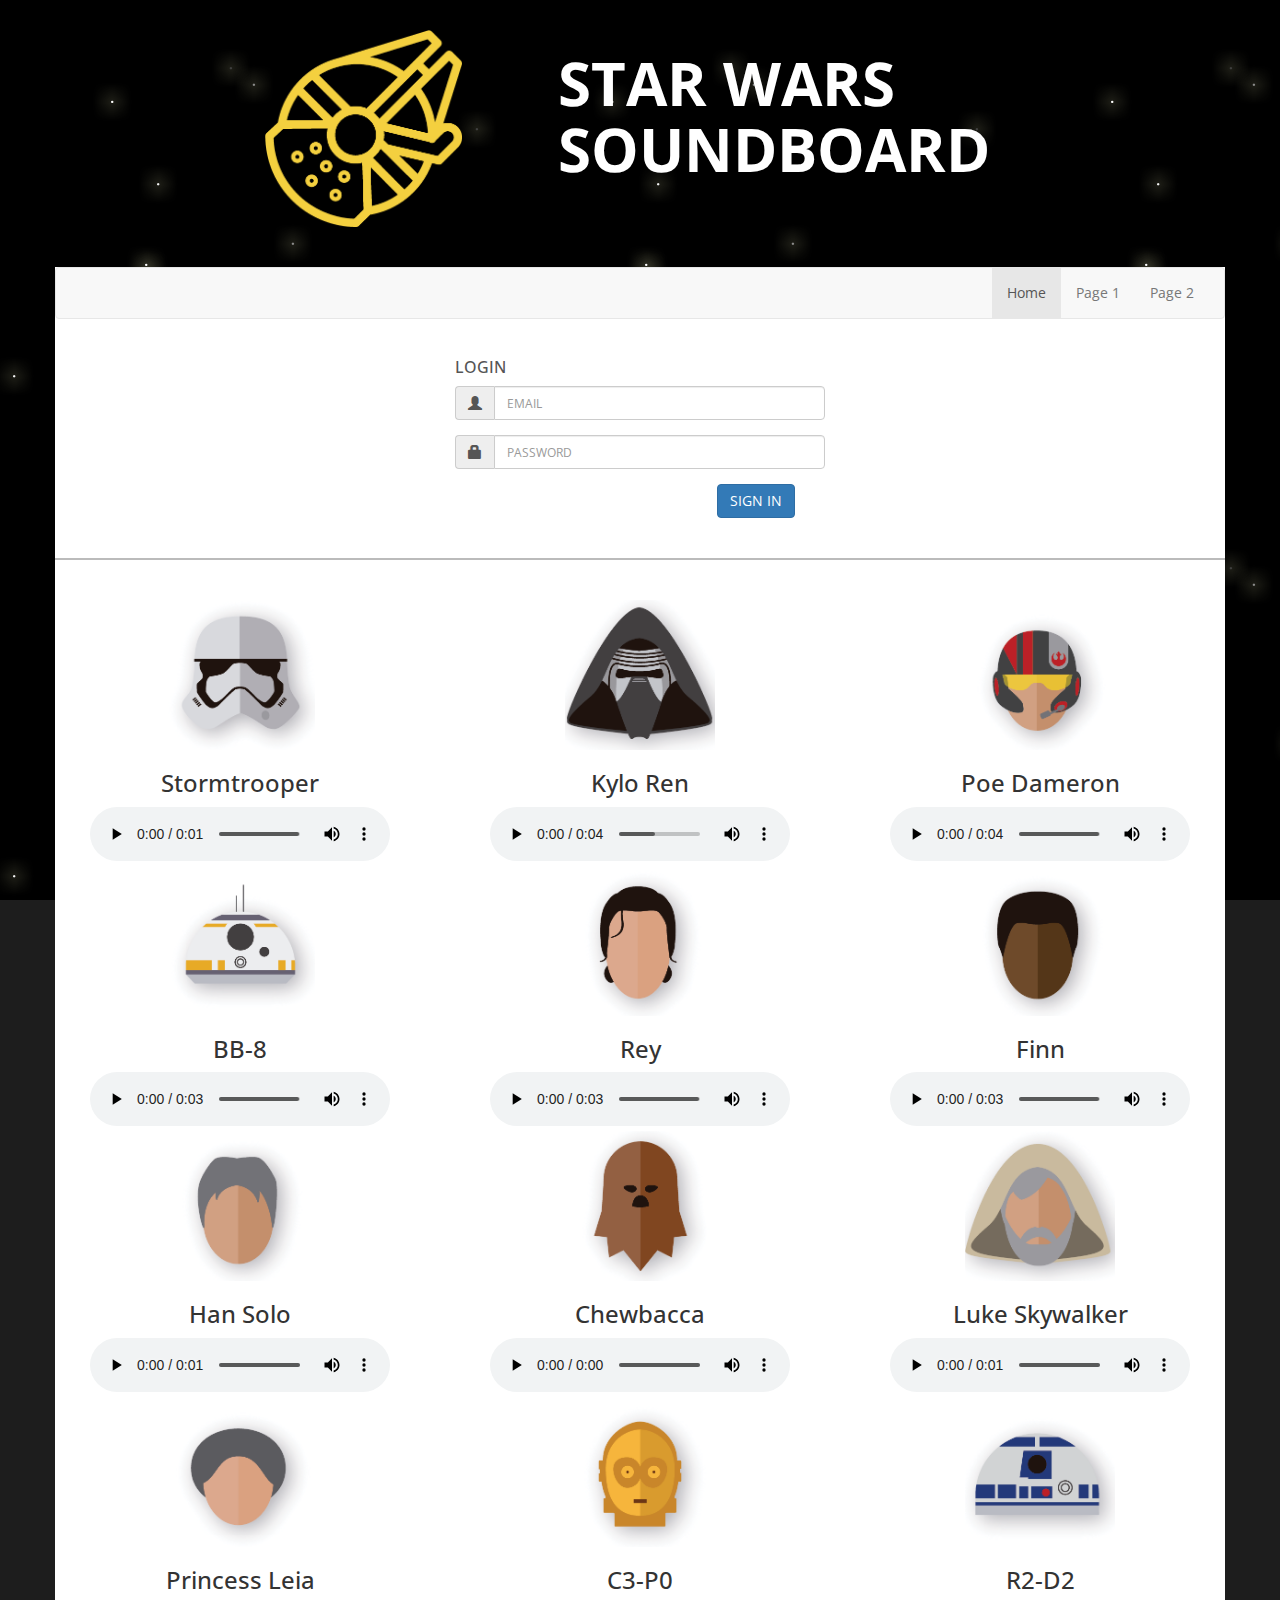
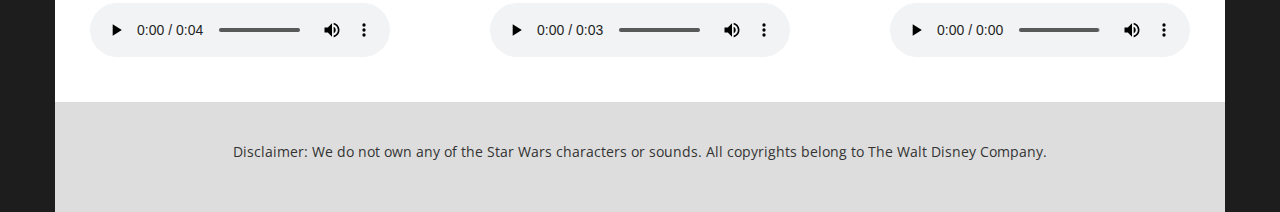
<file: public/hw2-2/pt2-bs.html>
<!doctype html>
<html lang="en">
<head>
	<meta charset="utf-8">
  <meta http-equiv="X-UA-Compatible" content="IE=edge">
  <meta name="viewport" content="width=device-width, initial-scale=1">
	<title>Star Wars Soundboard</title>

	<!-- Bootstrap -->
	<link href="css/bootstrap.min.css" rel="stylesheet">

	<!-- Main css -->
	<link href="css/main.css" rel="stylesheet">

	<!-- 	

	TEST RESULTS:
	
	main-vanilla.css file size: 968 bytes
	load speed throttled to 3G: ~145ms

	bootstrap.min.css - size: 121 KB
	load speed throttled to 3G: ~160ms 

	-->

	<!-- HTML5 shim and Respond.js for IE8 support of HTML5 elements and media queries -->
  <!-- WARNING: Respond.js doesn't work if you view the page via file:// -->
  <!--[if lt IE 9]>
    <script src="https://oss.maxcdn.com/html5shiv/3.7.3/html5shiv.min.js"></script>
    <script src="https://oss.maxcdn.com/respond/1.4.2/respond.min.js"></script>
  <![endif]-->
</head>

<body>
	<!-- HEADER -->
	<header class="container headerContainer">
		<div class="row">
			<div class="col-md-3 col-md-offset-2 col-sm-4 col-sm-offset-1 col-xs-8 col-xs-offset-2">
				<img src="../img/falcon-yellow.png">
			</div>
			<div class="col-md-5 col-sm-6 col-xs-12">
				<h1>Star Wars<br>Soundboard</h1>
			</div>
		</div>
	</header>

	<!-- CONTAINER -->
	<div class="container wrapper">

		<!-- NAV BAR -->
		<nav class="navbar navbar-default">
			<div class="container-fluid">
	  		<button class="navbar-toggle" type="button" data-toggle="collapse" data-target="#navbarNav" aria-controls="navbarNav" aria-expanded="false" aria-label="Toggle navigation">
	  			<span class="icon-bar"></span>
	     		<span class="icon-bar"></span>
	        <span class="icon-bar"></span>
	      </button>

	      <div class="collapse navbar-collapse" id="navbarNav">
	        <ul class="nav navbar-nav navbar-right">
	          <li class="active">
	          	<a href="#">Home <span class="sr-only">(current)</span></a>
	          </li>
	          <li>
	          	<a href="#">Page 1</a>
	          </li>
	          <li>
	          	<a href="#">Page 2</a>
	          </li>
	        </ul>
	      </div>
	    </div>
	  </nav>

		<!-- LOG IN -->
		<section class="loginContainer">
			<div class="row">
				<form class="col-md-4 col-md-offset-4 col-xs-8 col-xs-offset-2">
					<h1>Login</h1>
					<!-- Email/Username -->
					<div class="form-group">
						<div class="col-md-12 input-group">
							<div class="input-group-addon">
								<span class="glyphicon glyphicon-user"></span>
		          </div>
	          	<input type="email" class="form-control" name="email" placeholder="Email" id="inputEmail">
	          </div>
					</div>

					<!-- Password -->
					<div class="form-group">
            <div class="col-md-12 input-group">
            	<div class="input-group-addon">
              	<span class="glyphicon glyphicon-lock"></span>
             	</div>
              <input type="password" class="form-control" name="password" id="passwordInput" placeholder="Password">
            </div>
          </div>

					<!-- Sign in button -->
          <div class="form-group">
          	<div class="col-md-4 col-md-offset-8 col-xs-4 col-xs-offset-4">
          		<button type="submit" class="btn btn-primary">Sign in</button>
          	</div>
          </div>

				</form>
			</div>
		</section>

		<!-- MAIN CONTENT -->
		<main class="containerMain">
			<div class="row">
				<div class="col-md-4 col-sm-6 soundThumb">
					<img src="../img/stormtrooper.png" height="150" width="150" alt="Stormtrooper">
					<h3>Stormtrooper</h3>
					<audio controls>
						<source src="../sounds/stormtrooper.wav" type="audio/wav">
					</audio>
				</div>

				<div class="col-md-4 col-sm-6 soundThumb">
					<img src="../img/kyloren.png" height="150" width="150" alt="Kylo Ren">
					<h3>Kylo Ren</h3>
					<audio controls>
						<source src="../sounds/kylo.wav" type="audio/wav">
					</audio>
				</div>

				<div class="col-md-4 col-sm-6 soundThumb">
					<img src="../img/poedameron.png" height="150" width="150" alt="Poe Dameron">
					<h3>Poe Dameron</h3>
					<audio controls>
						<source src="../sounds/poe.mp3" type="audio/mpeg">
					</audio>
				</div>
<!-- 			</div> -->

			<!-- <div class="row"> -->
				<div class="col-md-4 col-sm-6 soundThumb">
					<img src="../img/bb8.png" height="150" width="150" alt="BB-8">
					<h3>BB-8</h3>
					<audio controls>
						<source src="../sounds/bb8.wav" type="audio/wav">
					</audio>
				</div>

				<div class="col-md-4 col-sm-6 soundThumb">
					<img src="../img/rey.png" height="150" width="150" alt="Rey">
					<h3>Rey</h3>
					<audio controls>
						<source src="../sounds/rey.mp3" type="audio/mpeg">
					</audio>
				</div>

				<div class="col-md-4 col-sm-6 soundThumb">
					<img src="../img/finn.png" height="150" width="150" alt="Finn">
					<h3>Finn</h3>
					<audio controls>
						<source src="../sounds/finn.wav" type="audio/wav">
					</audio>
				</div>
		<!-- 	</div> -->

			<!-- <div class="row"> -->
				<div class="col-md-4 col-sm-6 soundThumb">
					<img src="../img/hansolo.png" height="150" width="150" alt="Han Solo">
					<h3>Han Solo</h3>
					<audio controls>
						<source src="../sounds/hansolo.wav" type="audio/wav">
					</audio>
				</div>

				<div class="col-md-4 col-sm-6 soundThumb">
					<img src="../img/chewbacca.png" height="150" width="150" alt="Chewbacca">
					<h3>Chewbacca</h3>
					<audio controls>
						<source src="../sounds/chewy.wav" type="audio/wav">
					</audio>
				</div>

				<div class="col-md-4 col-sm-6 soundThumb">
					<img src="../img/lukeskywalker.png" height="150" width="150" alt="Luke Skywalker">
					<h3>Luke Skywalker</h3>
					<audio controls>
						<source src="../sounds/luke.wav" type="audio/wav">
					</audio>
				</div>
			<!-- </div> -->

<!-- 			<div class="row">
 -->				<div class="col-md-4 col-sm-6 soundThumb">
					<img src="../img/princessleia.png" height="150" width="150" alt="Princess Leia">
					<h3>Princess Leia</h3>
					<audio controls>
						<source src="../sounds/leia.wav" type="audio/wav">
					</audio>
				</div>

				<div class="col-md-4 col-sm-6 soundThumb">
					<img src="../img/c3po.png" height="150" width="150" alt="C3-P0">
					<h3>C3-P0</h3>
					<audio controls>
						<source src="../sounds/c3po.wav" type="audio/wav">
					</audio>
				</div>

				<div class="col-md-4 col-sm-6 soundThumb">
					<img src="../img/r2d2.png" height="150" width="150" alt="R2-D2">
					<h3>R2-D2</h3>
					<audio controls>
						<source src="../sounds/r2d2.wav" type="audio/wav">
					</audio>
				</div>
			</div>

		</main>

		<!-- FOOTER -->
		<footer class="footerContainer">
			<div class="row">
				<div class="col-md-12 footerContent">
					<p>
						Disclaimer: We do not own any of the Star Wars characters or sounds. All copyrights belong to The Walt Disney Company.
					</p>
				</div>
			</div>
		</footer>
	</div>

	<!-- jQuery (necessary for Bootstrap's JavaScript plugins) -->
  <script src="https://ajax.googleapis.com/ajax/libs/jquery/1.12.4/jquery.min.js"></script>
  <!-- Include all compiled plugins (below), or include individual files as needed -->
  <script src="js/bootstrap.min.js"></script>
</body>

</html>
</file>
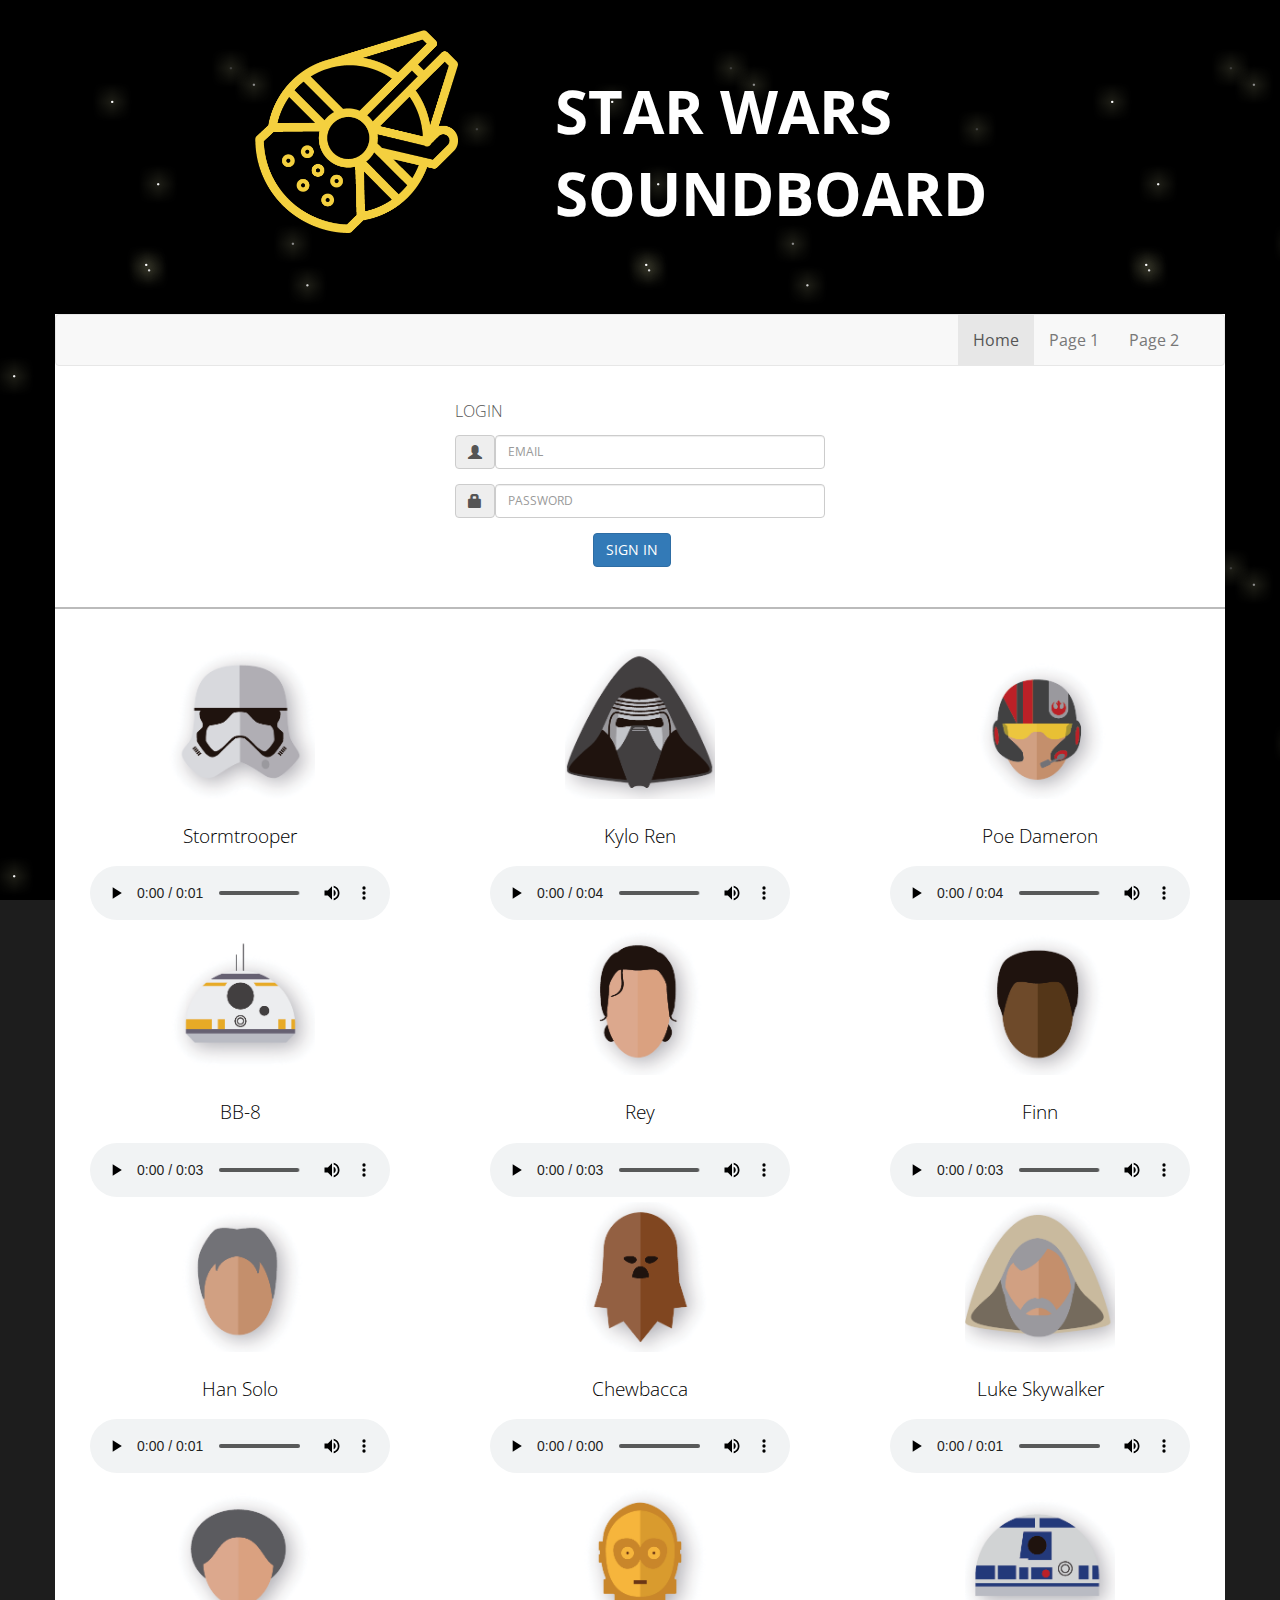
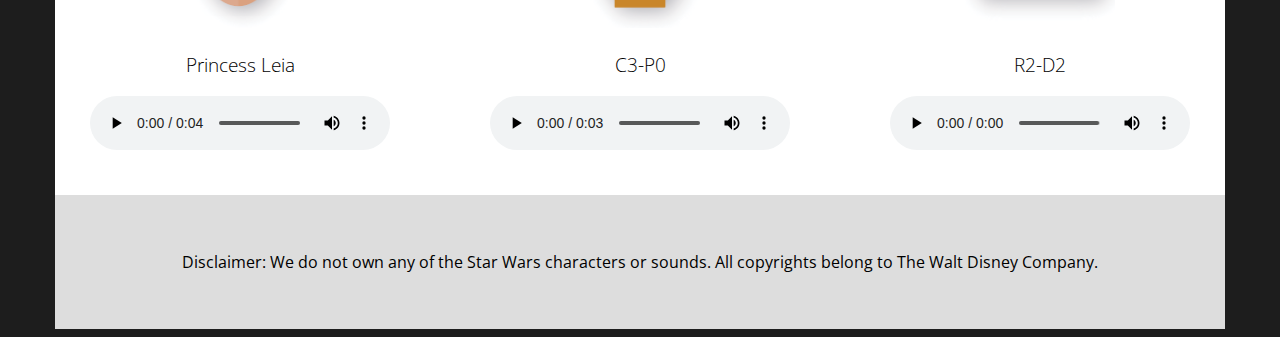
<file: public/hw2-2/pt2-vanilla.html>
<!doctype html>
<html lang="en">
<head>
	<meta charset="utf-8">
  <meta http-equiv="X-UA-Compatible" content="IE=edge">
  <meta name="viewport" content="width=device-width, initial-scale=1">
	<title>Star Wars Soundboard</title>

	<!-- Main css -->
	<link href="css/main-vanilla.css" rel="stylesheet">

<!-- 	

	TEST RESULTS:
	
	main-vanilla.css file size: 968 bytes
	load speed throttled to 3G: ~145ms

	bootstrap.min.css - size: 121 KB
	load speed throttled to 3G: ~160ms 

	-->

	<!-- HTML5 shim and Respond.js for IE8 support of HTML5 elements and media queries -->
  <!-- WARNING: Respond.js doesn't work if you view the page via file:// -->
  <!--[if lt IE 9]>
    <script src="https://oss.maxcdn.com/html5shiv/3.7.3/html5shiv.min.js"></script>
    <script src="https://oss.maxcdn.com/respond/1.4.2/respond.min.js"></script>
  <![endif]-->

</head>

<body>
	<!-- HEADER -->
	<header class="container headerContainer">
		<div class="row">
			<div class="col-md-3 col-md-offset-2 col-sm-4 col-sm-offset-1 col-xs-8 col-xs-offset-2">
				<img src="../img/falcon-yellow.png" alt="Logo">
			</div>
			<div class="col-md-5 col-sm-6 col-xs-12">
				<h1>Star Wars<br>Soundboard</h1>
			</div>
		</div>
	</header>

	<!-- CONTAINER -->
	<div class="container wrapper">

		<!-- NAV BAR -->
		<nav class="navbar navbar-default">
			<div class="container-fluid">
	  		<button class="navbar-toggle" type="button" data-toggle="collapse" data-target="#navbarNav" aria-controls="navbarNav" aria-expanded="false" aria-label="Toggle navigation">
	  			<span class="icon-bar"></span>
	     		<span class="icon-bar"></span>
	        <span class="icon-bar"></span>
	      </button>

	      <div class="collapse navbar-collapse" id="navbarNav">
	        <ul class="nav navbar-nav navbar-right">
	          <li class="active">
	          	<a href="#">Home <span class="sr-only">(current)</span></a>
	          </li>
	          <li>
	          	<a href="#">Page 1</a>
	          </li>
	          <li>
	          	<a href="#">Page 2</a>
	          </li>
	        </ul>
	      </div>
	    </div>
	  </nav>

		<!-- LOG IN -->
		<section class="loginContainer">
			<div class="row">
				<form class="col-md-4 col-md-offset-4 col-xs-8 col-xs-offset-2">
					<h2>Login</h2>
					<!-- Email/Username -->
					<div class="form-group">
						<div class="col-md-12 input-group">
							<div class="input-group-addon">
								<span class="glyphicon glyphicon-user"></span>
		          </div>
	          	<input type="email" class="form-control" name="email" placeholder="Email" id="inputEmail">
	          </div>
					</div>

					<!-- Password -->
					<div class="form-group">
            <div class="col-md-12 input-group">
            	<div class="input-group-addon">
              	<span class="glyphicon glyphicon-lock"></span>
             	</div>
              <input type="password" class="form-control" name="password" id="passwordInput" placeholder="Password">
            </div>
          </div>

					<!-- Sign in button -->
          <div class="form-group">
          	<div class="col-md-4 col-md-offset-8 col-xs-4 col-xs-offset-4">
          		<button type="submit" class="btn btn-primary">Sign in</button>
          	</div>
          </div>

				</form>
			</div>
		</section>

		<!-- MAIN CONTENT -->
		<main class="containerMain">
			<div class="row">
				<div class="col-md-4 col-sm-6 soundThumb">
					<img src="../img/stormtrooper.png" height="150" width="150" alt="Stormtrooper">
					<h3>Stormtrooper</h3>
					<audio controls>
						<source src="../sounds/stormtrooper.wav" type="audio/wav">
					</audio>
				</div>

				<div class="col-md-4 col-sm-6 soundThumb">
					<img src="../img/kyloren.png" height="150" width="150" alt="Kylo Ren">
					<h3>Kylo Ren</h3>
					<audio controls>
						<source src="../sounds/kylo.wav" type="audio/wav">
					</audio>
				</div>

				<div class="col-md-4 col-sm-6 soundThumb">
					<img src="../img/poedameron.png" height="150" width="150" alt="Poe Dameron">
					<h3>Poe Dameron</h3>
					<audio controls>
						<source src="../sounds/poe.mp3" type="audio/mpeg">
					</audio>
				</div>
<!-- 			</div> -->

			<!-- <div class="row"> -->
				<div class="col-md-4 col-sm-6 soundThumb">
					<img src="../img/bb8.png" height="150" width="150" alt="BB-8">
					<h3>BB-8</h3>
					<audio controls>
						<source src="../sounds/bb8.wav" type="audio/wav">
					</audio>
				</div>

				<div class="col-md-4 col-sm-6 soundThumb">
					<img src="../img/rey.png" height="150" width="150" alt="Rey">
					<h3>Rey</h3>
					<audio controls>
						<source src="../sounds/rey.mp3" type="audio/mpeg">
					</audio>
				</div>

				<div class="col-md-4 col-sm-6 soundThumb">
					<img src="../img/finn.png" height="150" width="150" alt="Finn">
					<h3>Finn</h3>
					<audio controls>
						<source src="../sounds/finn.wav" type="audio/wav">
					</audio>
				</div>
		<!-- 	</div> -->

			<!-- <div class="row"> -->
				<div class="col-md-4 col-sm-6 soundThumb">
					<img src="../img/hansolo.png" height="150" width="150" alt="Han Solo">
					<h3>Han Solo</h3>
					<audio controls>
						<source src="../sounds/hansolo.wav" type="audio/wav">
					</audio>
				</div>

				<div class="col-md-4 col-sm-6 soundThumb">
					<img src="../img/chewbacca.png" height="150" width="150" alt="Chewbacca">
					<h3>Chewbacca</h3>
					<audio controls>
						<source src="../sounds/chewy.wav" type="audio/wav">
					</audio>
				</div>

				<div class="col-md-4 col-sm-6 soundThumb">
					<img src="../img/lukeskywalker.png" height="150" width="150" alt="Luke Skywalker">
					<h3>Luke Skywalker</h3>
					<audio controls>
						<source src="../sounds/luke.wav" type="audio/wav">
					</audio>
				</div>
			<!-- </div> -->

<!-- 			<div class="row">
 -->				<div class="col-md-4 col-sm-6 soundThumb">
					<img src="../img/princessleia.png" height="150" width="150" alt="Princess Leia">
					<h3>Princess Leia</h3>
					<audio controls>
						<source src="../sounds/leia.wav" type="audio/wav">
					</audio>
				</div>

				<div class="col-md-4 col-sm-6 soundThumb">
					<img src="../img/c3po.png" height="150" width="150" alt="C3-P0">
					<h3>C3-P0</h3>
					<audio controls>
						<source src="../sounds/c3po.wav" type="audio/wav">
					</audio>
				</div>

				<div class="col-md-4 col-sm-6 soundThumb">
					<img src="../img/r2d2.png" height="150" width="150" alt="R2-D2">
					<h3>R2-D2</h3>
					<audio controls>
						<source src="../sounds/r2d2.wav" type="audio/wav">
					</audio>
				</div>
			</div>

		</main>

		<!-- FOOTER -->
		<footer class="footerContainer">
			<div class="row">
				<div class="col-md-12 footerContent">
					<p>
						Disclaimer: We do not own any of the Star Wars characters or sounds. All copyrights belong to The Walt Disney Company.
					</p>
				</div>
			</div>
		</footer>
	</div>

	<!-- jQuery (necessary for Bootstrap's JavaScript plugins) -->
  <script src="https://ajax.googleapis.com/ajax/libs/jquery/1.12.4/jquery.min.js"></script>
  <!-- Include all compiled plugins (below), or include individual files as needed -->
  <script src="js/bootstrap.min.js"></script>
</body>

</html>
</file>
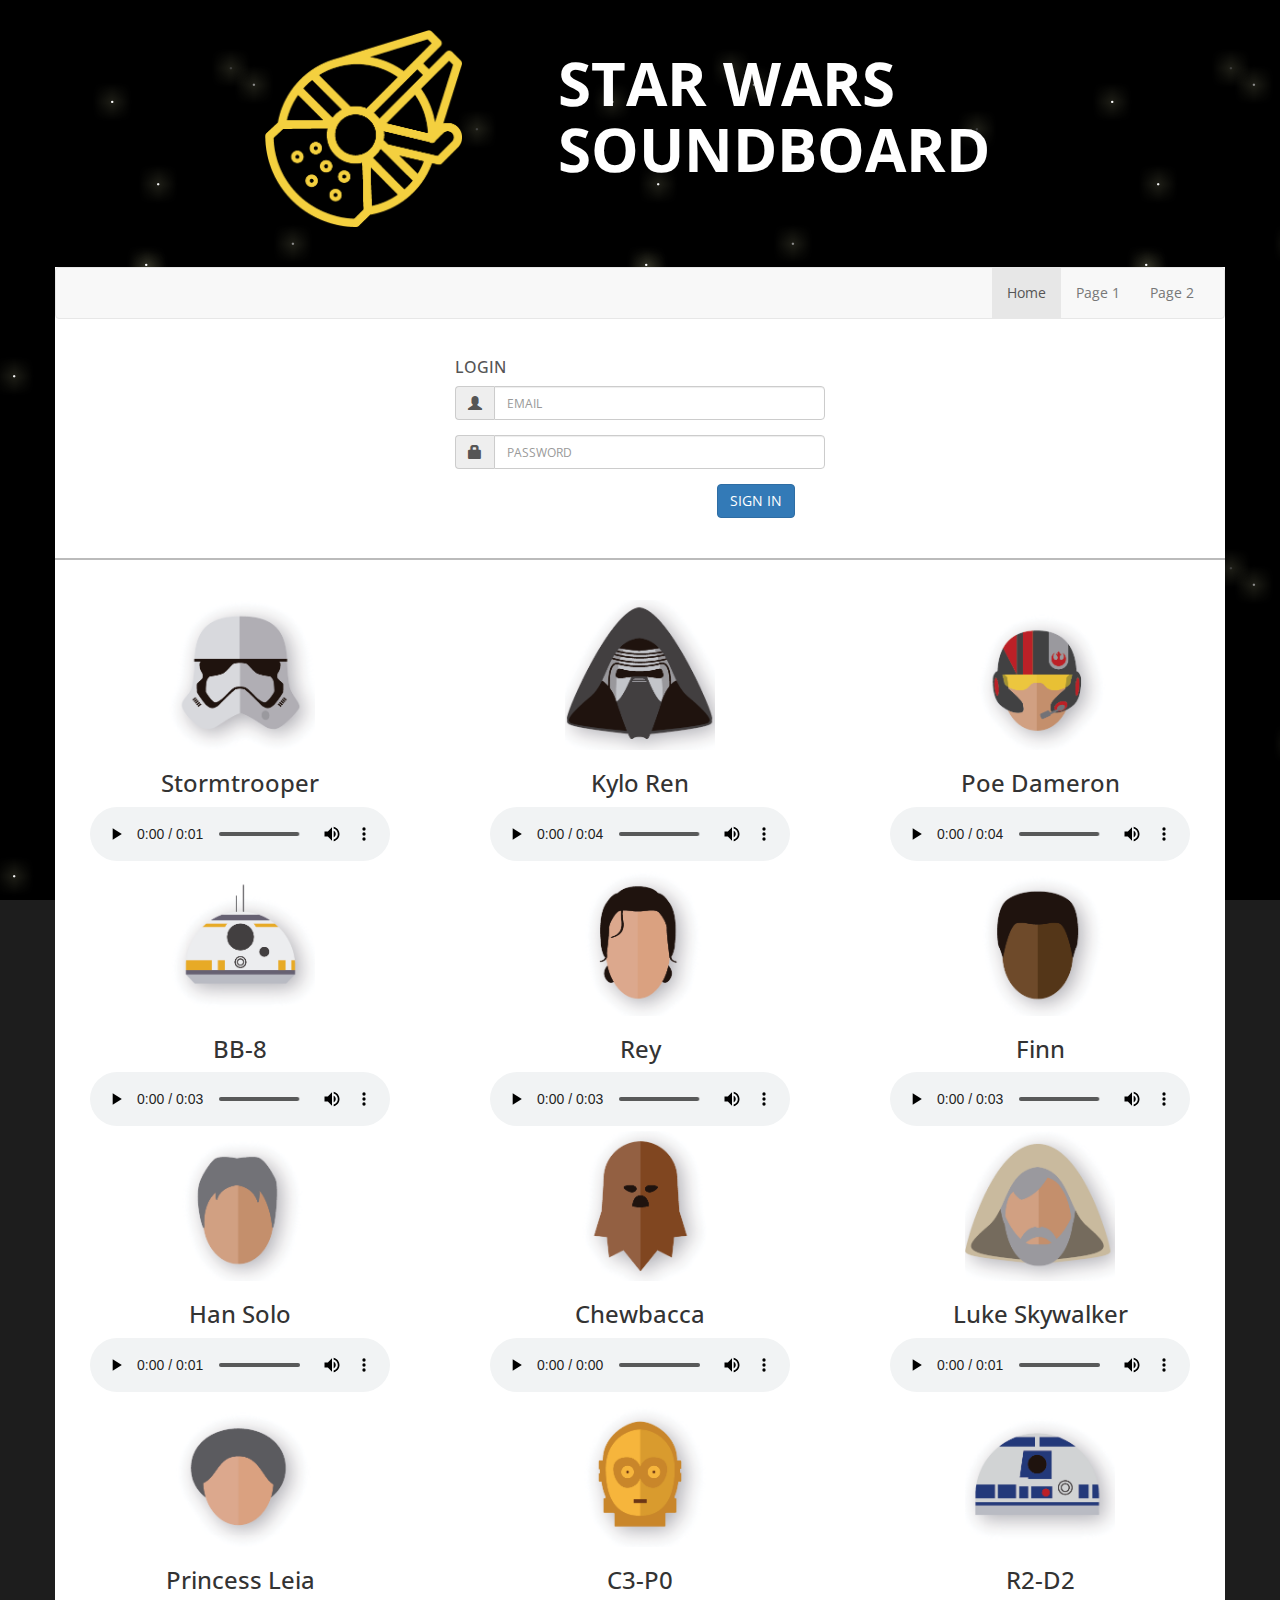
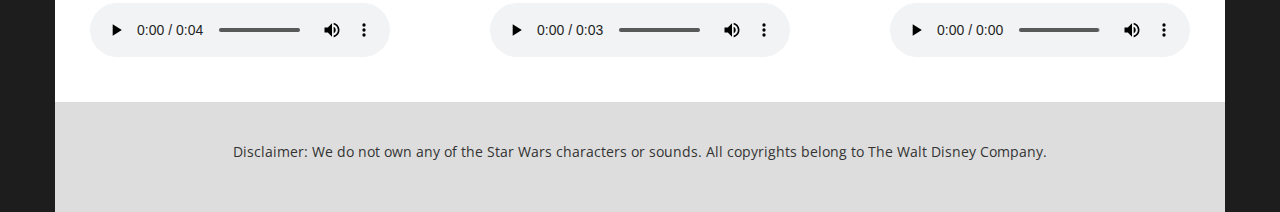
<file: public/hw2-part2/pt2-bs.html>
<!doctype html>
<html lang="en">
<head>
	<meta charset="utf-8">
  <meta http-equiv="X-UA-Compatible" content="IE=edge">
  <meta name="viewport" content="width=device-width, initial-scale=1">
	<title>Star Wars Soundboard</title>

	<!-- Bootstrap -->
	<link href="css/bootstrap.min.css" rel="stylesheet">

	<!-- Main css -->
	<link href="css/main.css" rel="stylesheet">

	<!-- HTML5 shim and Respond.js for IE8 support of HTML5 elements and media queries -->
  <!-- WARNING: Respond.js doesn't work if you view the page via file:// -->
  <!--[if lt IE 9]>
    <script src="https://oss.maxcdn.com/html5shiv/3.7.3/html5shiv.min.js"></script>
    <script src="https://oss.maxcdn.com/respond/1.4.2/respond.min.js"></script>
  <![endif]-->
</head>

<body>
	<!-- HEADER -->
	<header class="container headerContainer">
		<div class="row">
			<div class="col-md-3 col-md-offset-2 col-sm-4 col-sm-offset-1 col-xs-8 col-xs-offset-2">
				<img src="../img/falcon-yellow.png">
			</div>
			<div class="col-md-5 col-sm-6 col-xs-12">
				<h1>Star Wars<br>Soundboard</h1>
			</div>
		</div>
	</header>

	<!-- CONTAINER -->
	<div class="container wrapper">

		<!-- NAV BAR -->
		<nav class="navbar navbar-default">
			<div class="container-fluid">
	  		<button class="navbar-toggle" type="button" data-toggle="collapse" data-target="#navbarNav" aria-controls="navbarNav" aria-expanded="false" aria-label="Toggle navigation">
	  			<span class="icon-bar"></span>
	     		<span class="icon-bar"></span>
	        <span class="icon-bar"></span>
	      </button>

	      <div class="collapse navbar-collapse" id="navbarNav">
	        <ul class="nav navbar-nav navbar-right">
	          <li class="active">
	          	<a href="#">Home <span class="sr-only">(current)</span></a>
	          </li>
	          <li>
	          	<a href="#">Page 1</a>
	          </li>
	          <li>
	          	<a href="#">Page 2</a>
	          </li>
	        </ul>
	      </div>
	    </div>
	  </nav>

		<!-- LOG IN -->
		<section class="loginContainer">
			<div class="row">
				<form class="col-md-4 col-md-offset-4 col-xs-8 col-xs-offset-2">
					<h1>Login</h1>
					<!-- Email/Username -->
					<div class="form-group">
						<div class="col-md-12 input-group">
							<div class="input-group-addon">
								<span class="glyphicon glyphicon-user"></span>
		          </div>
	          	<input type="email" class="form-control" name="email" placeholder="Email" id="inputEmail">
	          </div>
					</div>

					<!-- Password -->
					<div class="form-group">
            <div class="col-md-12 input-group">
            	<div class="input-group-addon">
              	<span class="glyphicon glyphicon-lock"></span>
             	</div>
              <input type="password" class="form-control" name="password" id="passwordInput" placeholder="Password">
            </div>
          </div>

					<!-- Sign in button -->
          <div class="form-group">
          	<div class="col-md-4 col-md-offset-8 col-xs-4 col-xs-offset-4">
          		<button type="submit" class="btn btn-primary">Sign in</button>
          	</div>
          </div>

				</form>
			</div>
		</section>

		<!-- MAIN CONTENT -->
		<main class="containerMain">
			<div class="row">
				<div class="col-md-4 col-sm-6 soundThumb">
					<img src="../img/stormtrooper.png" height="150" width="150" alt="Stormtrooper">
					<h3>Stormtrooper</h3>
					<audio controls>
						<source src="../sounds/stormtrooper.wav" type="audio/wav">
					</audio>
				</div>

				<div class="col-md-4 col-sm-6 soundThumb">
					<img src="../img/kyloren.png" height="150" width="150" alt="Kylo Ren">
					<h3>Kylo Ren</h3>
					<audio controls>
						<source src="../sounds/kylo.wav" type="audio/wav">
					</audio>
				</div>

				<div class="col-md-4 col-sm-6 soundThumb">
					<img src="../img/poedameron.png" height="150" width="150" alt="Poe Dameron">
					<h3>Poe Dameron</h3>
					<audio controls>
						<source src="../sounds/poe.mp3" type="audio/mpeg">
					</audio>
				</div>
<!-- 			</div> -->

			<!-- <div class="row"> -->
				<div class="col-md-4 col-sm-6 soundThumb">
					<img src="../img/bb8.png" height="150" width="150" alt="BB-8">
					<h3>BB-8</h3>
					<audio controls>
						<source src="../sounds/bb8.wav" type="audio/wav">
					</audio>
				</div>

				<div class="col-md-4 col-sm-6 soundThumb">
					<img src="../img/rey.png" height="150" width="150" alt="Rey">
					<h3>Rey</h3>
					<audio controls>
						<source src="../sounds/rey.mp3" type="audio/mpeg">
					</audio>
				</div>

				<div class="col-md-4 col-sm-6 soundThumb">
					<img src="../img/finn.png" height="150" width="150" alt="Finn">
					<h3>Finn</h3>
					<audio controls>
						<source src="../sounds/finn.wav" type="audio/wav">
					</audio>
				</div>
		<!-- 	</div> -->

			<!-- <div class="row"> -->
				<div class="col-md-4 col-sm-6 soundThumb">
					<img src="../img/hansolo.png" height="150" width="150" alt="Han Solo">
					<h3>Han Solo</h3>
					<audio controls>
						<source src="../sounds/hansolo.wav" type="audio/wav">
					</audio>
				</div>

				<div class="col-md-4 col-sm-6 soundThumb">
					<img src="../img/chewbacca.png" height="150" width="150" alt="Chewbacca">
					<h3>Chewbacca</h3>
					<audio controls>
						<source src="../sounds/chewy.wav" type="audio/wav">
					</audio>
				</div>

				<div class="col-md-4 col-sm-6 soundThumb">
					<img src="../img/lukeskywalker.png" height="150" width="150" alt="Luke Skywalker">
					<h3>Luke Skywalker</h3>
					<audio controls>
						<source src="../sounds/luke.wav" type="audio/wav">
					</audio>
				</div>
			<!-- </div> -->

<!-- 			<div class="row">
 -->				<div class="col-md-4 col-sm-6 soundThumb">
					<img src="../img/princessleia.png" height="150" width="150" alt="Princess Leia">
					<h3>Princess Leia</h3>
					<audio controls>
						<source src="../sounds/leia.wav" type="audio/wav">
					</audio>
				</div>

				<div class="col-md-4 col-sm-6 soundThumb">
					<img src="../img/c3po.png" height="150" width="150" alt="C3-P0">
					<h3>C3-P0</h3>
					<audio controls>
						<source src="../sounds/c3po.wav" type="audio/wav">
					</audio>
				</div>

				<div class="col-md-4 col-sm-6 soundThumb">
					<img src="../img/r2d2.png" height="150" width="150" alt="R2-D2">
					<h3>R2-D2</h3>
					<audio controls>
						<source src="../sounds/r2d2.wav" type="audio/wav">
					</audio>
				</div>
			</div>

		</main>

		<!-- FOOTER -->
		<footer class="footerContainer">
			<div class="row">
				<div class="col-md-12 footerContent">
					<p>
						Disclaimer: We do not own any of the Star Wars characters or sounds. All copyrights belong to The Walt Disney Company.
					</p>
				</div>
			</div>
		</footer>
	</div>

	<!-- jQuery (necessary for Bootstrap's JavaScript plugins) -->
  <script src="https://ajax.googleapis.com/ajax/libs/jquery/1.12.4/jquery.min.js"></script>
  <!-- Include all compiled plugins (below), or include individual files as needed -->
  <script src="js/bootstrap.min.js"></script>
</body>

</html>
</file>
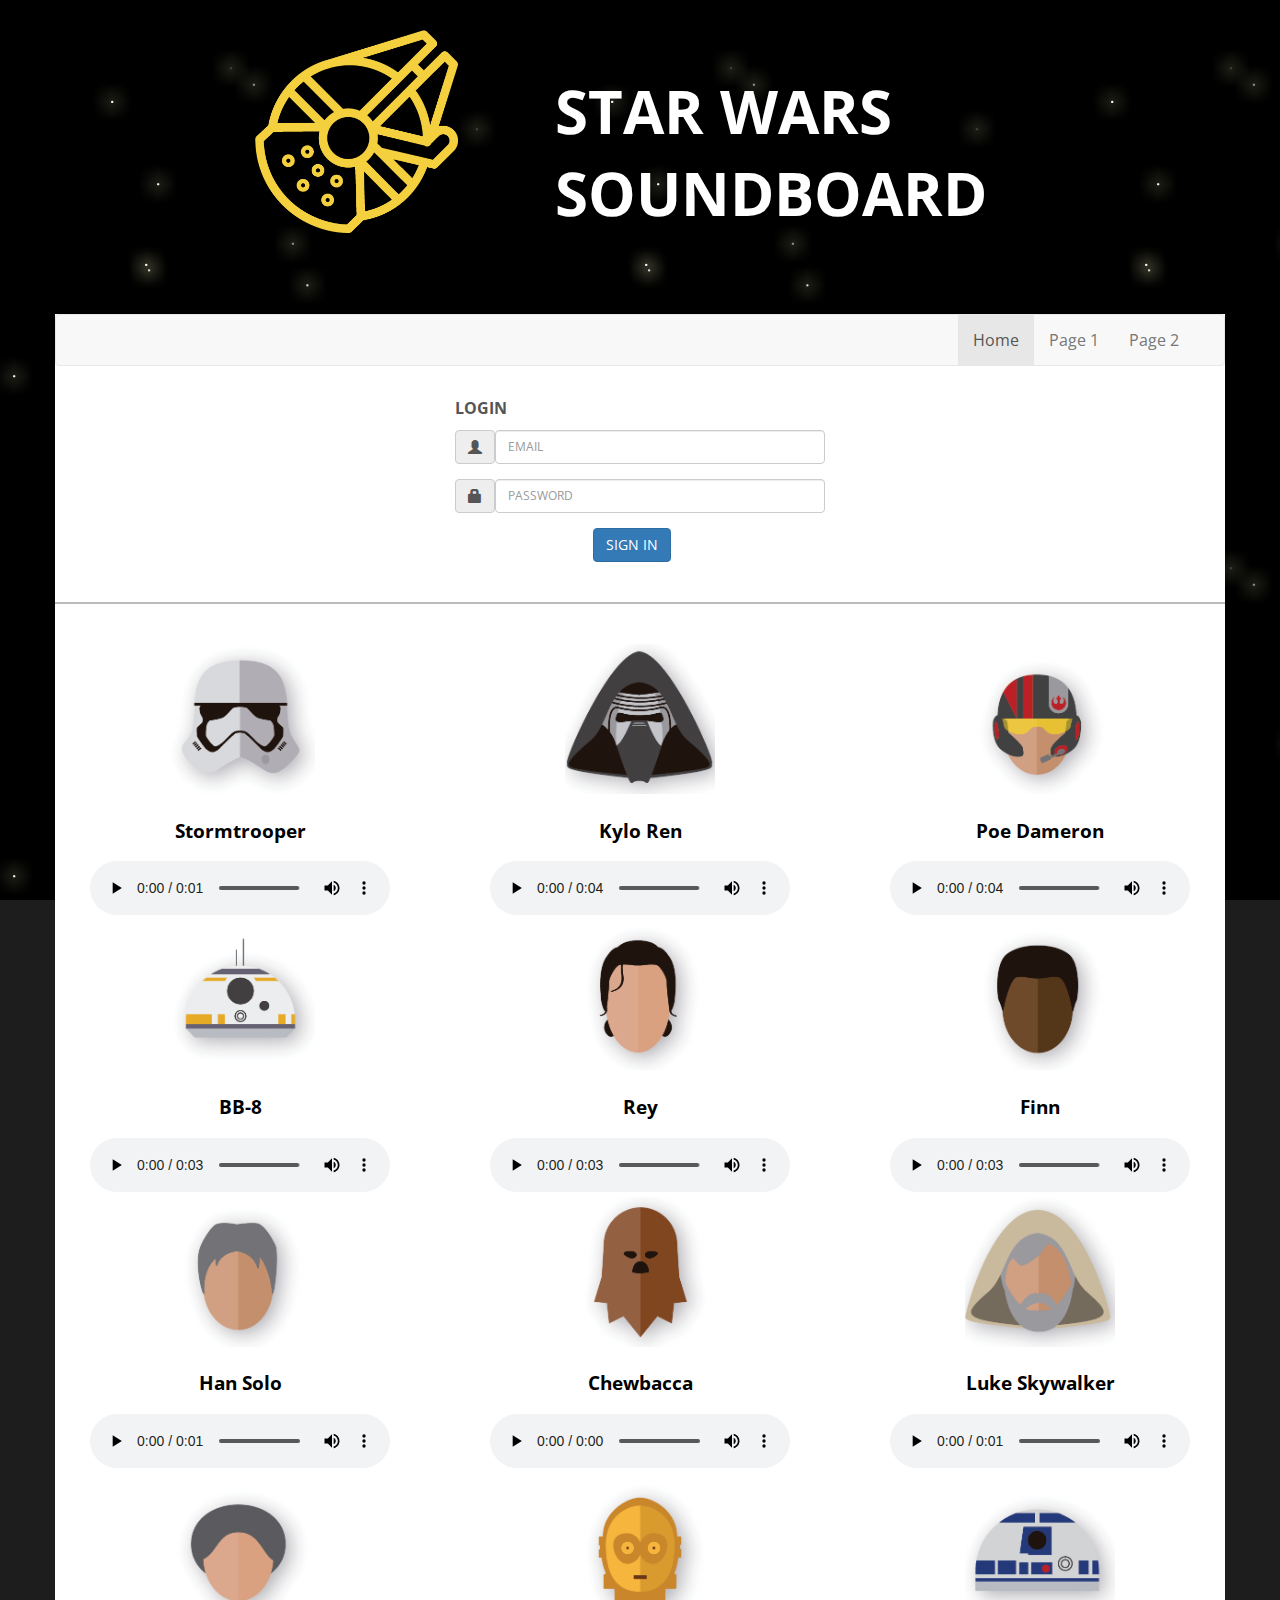
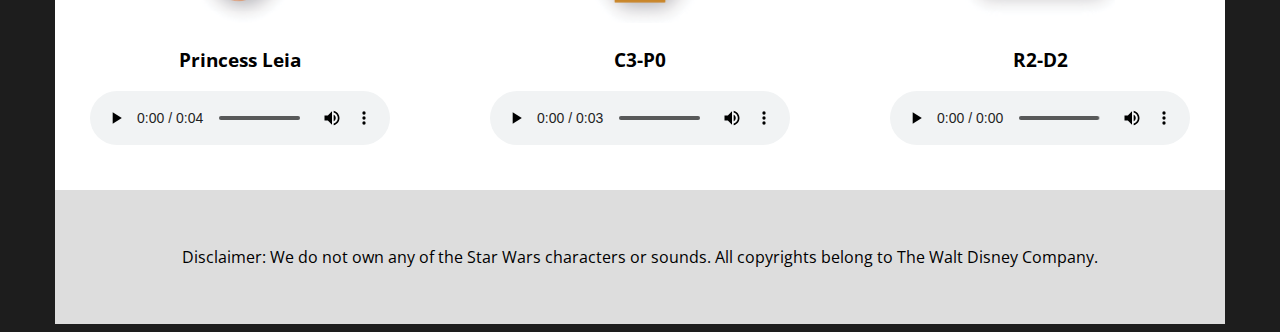
<file: public/hw2-part2/pt2-vanilla.html>
<!doctype html>
<html lang="en">
<head>
	<meta charset="utf-8">
  <meta http-equiv="X-UA-Compatible" content="IE=edge">
  <meta name="viewport" content="width=device-width, initial-scale=1">
	<title>Star Wars Soundboard</title>

	<!-- Bootstrap -->
<!-- 	<link href="css/bootstrap.min.css" rel="stylesheet"> -->

	<!-- Main css -->
	<link href="css/main2.css" rel="stylesheet">

	<!-- HTML5 shim and Respond.js for IE8 support of HTML5 elements and media queries -->
  <!-- WARNING: Respond.js doesn't work if you view the page via file:// -->
  <!--[if lt IE 9]>
    <script src="https://oss.maxcdn.com/html5shiv/3.7.3/html5shiv.min.js"></script>
    <script src="https://oss.maxcdn.com/respond/1.4.2/respond.min.js"></script>
  <![endif]-->
</head>

<body>
	<!-- HEADER -->
	<header class="container headerContainer">
		<div class="row">
			<div class="col-md-3 col-md-offset-2 col-sm-4 col-sm-offset-1 col-xs-8 col-xs-offset-2">
				<img src="../img/falcon-yellow.png">
			</div>
			<div class="col-md-5 col-sm-6 col-xs-12">
				<h1>Star Wars<br>Soundboard</h1>
			</div>
		</div>
	</header>

	<!-- CONTAINER -->
	<div class="container wrapper">

		<!-- NAV BAR -->
		<nav class="navbar navbar-default">
			<div class="container-fluid">
	  		<button class="navbar-toggle" type="button" data-toggle="collapse" data-target="#navbarNav" aria-controls="navbarNav" aria-expanded="false" aria-label="Toggle navigation">
	  			<span class="icon-bar"></span>
	     		<span class="icon-bar"></span>
	        <span class="icon-bar"></span>
	      </button>

	      <div class="collapse navbar-collapse" id="navbarNav">
	        <ul class="nav navbar-nav navbar-right">
	          <li class="active">
	          	<a href="#">Home <span class="sr-only">(current)</span></a>
	          </li>
	          <li>
	          	<a href="#">Page 1</a>
	          </li>
	          <li>
	          	<a href="#">Page 2</a>
	          </li>
	        </ul>
	      </div>
	    </div>
	  </nav>

		<!-- LOG IN -->
		<section class="loginContainer">
			<div class="row">
				<form class="col-md-4 col-md-offset-4 col-xs-8 col-xs-offset-2">
					<h1>Login</h1>
					<!-- Email/Username -->
					<div class="form-group">
						<div class="col-md-12 input-group">
							<div class="input-group-addon">
								<span class="glyphicon glyphicon-user"></span>
		          </div>
	          	<input type="email" class="form-control" name="email" placeholder="Email" id="inputEmail">
	          </div>
					</div>

					<!-- Password -->
					<div class="form-group">
            <div class="col-md-12 input-group">
            	<div class="input-group-addon">
              	<span class="glyphicon glyphicon-lock"></span>
             	</div>
              <input type="password" class="form-control" name="password" id="passwordInput" placeholder="Password">
            </div>
          </div>

					<!-- Sign in button -->
          <div class="form-group">
          	<div class="col-md-4 col-md-offset-8 col-xs-4 col-xs-offset-4">
          		<button type="submit" class="btn btn-primary">Sign in</button>
          	</div>
          </div>

				</form>
			</div>
		</section>

		<!-- MAIN CONTENT -->
		<main class="containerMain">
			<div class="row">
				<div class="col-md-4 col-sm-6 soundThumb">
					<img src="../img/stormtrooper.png" height="150" width="150" alt="Stormtrooper">
					<h3>Stormtrooper</h3>
					<audio controls>
						<source src="../sounds/stormtrooper.wav" type="audio/wav">
					</audio>
				</div>

				<div class="col-md-4 col-sm-6 soundThumb">
					<img src="../img/kyloren.png" height="150" width="150" alt="Kylo Ren">
					<h3>Kylo Ren</h3>
					<audio controls>
						<source src="../sounds/kylo.wav" type="audio/wav">
					</audio>
				</div>

				<div class="col-md-4 col-sm-6 soundThumb">
					<img src="../img/poedameron.png" height="150" width="150" alt="Poe Dameron">
					<h3>Poe Dameron</h3>
					<audio controls>
						<source src="../sounds/poe.mp3" type="audio/mpeg">
					</audio>
				</div>
<!-- 			</div> -->

			<!-- <div class="row"> -->
				<div class="col-md-4 col-sm-6 soundThumb">
					<img src="../img/bb8.png" height="150" width="150" alt="BB-8">
					<h3>BB-8</h3>
					<audio controls>
						<source src="../sounds/bb8.wav" type="audio/wav">
					</audio>
				</div>

				<div class="col-md-4 col-sm-6 soundThumb">
					<img src="../img/rey.png" height="150" width="150" alt="Rey">
					<h3>Rey</h3>
					<audio controls>
						<source src="../sounds/rey.mp3" type="audio/mpeg">
					</audio>
				</div>

				<div class="col-md-4 col-sm-6 soundThumb">
					<img src="../img/finn.png" height="150" width="150" alt="Finn">
					<h3>Finn</h3>
					<audio controls>
						<source src="../sounds/finn.wav" type="audio/wav">
					</audio>
				</div>
		<!-- 	</div> -->

			<!-- <div class="row"> -->
				<div class="col-md-4 col-sm-6 soundThumb">
					<img src="../img/hansolo.png" height="150" width="150" alt="Han Solo">
					<h3>Han Solo</h3>
					<audio controls>
						<source src="../sounds/hansolo.wav" type="audio/wav">
					</audio>
				</div>

				<div class="col-md-4 col-sm-6 soundThumb">
					<img src="../img/chewbacca.png" height="150" width="150" alt="Chewbacca">
					<h3>Chewbacca</h3>
					<audio controls>
						<source src="../sounds/chewy.wav" type="audio/wav">
					</audio>
				</div>

				<div class="col-md-4 col-sm-6 soundThumb">
					<img src="../img/lukeskywalker.png" height="150" width="150" alt="Luke Skywalker">
					<h3>Luke Skywalker</h3>
					<audio controls>
						<source src="../sounds/luke.wav" type="audio/wav">
					</audio>
				</div>
			<!-- </div> -->

<!-- 			<div class="row">
 -->				<div class="col-md-4 col-sm-6 soundThumb">
					<img src="../img/princessleia.png" height="150" width="150" alt="Princess Leia">
					<h3>Princess Leia</h3>
					<audio controls>
						<source src="../sounds/leia.wav" type="audio/wav">
					</audio>
				</div>

				<div class="col-md-4 col-sm-6 soundThumb">
					<img src="../img/c3po.png" height="150" width="150" alt="C3-P0">
					<h3>C3-P0</h3>
					<audio controls>
						<source src="../sounds/c3po.wav" type="audio/wav">
					</audio>
				</div>

				<div class="col-md-4 col-sm-6 soundThumb">
					<img src="../img/r2d2.png" height="150" width="150" alt="R2-D2">
					<h3>R2-D2</h3>
					<audio controls>
						<source src="../sounds/r2d2.wav" type="audio/wav">
					</audio>
				</div>
			</div>

		</main>

		<!-- FOOTER -->
		<footer class="footerContainer">
			<div class="row">
				<div class="col-md-12 footerContent">
					<p>
						Disclaimer: We do not own any of the Star Wars characters or sounds. All copyrights belong to The Walt Disney Company.
					</p>
				</div>
			</div>
		</footer>
	</div>

	<!-- jQuery (necessary for Bootstrap's JavaScript plugins) -->
  <script src="https://ajax.googleapis.com/ajax/libs/jquery/1.12.4/jquery.min.js"></script>
  <!-- Include all compiled plugins (below), or include individual files as needed -->
  <script src="js/bootstrap.min.js"></script>
</body>

</html>
</file>
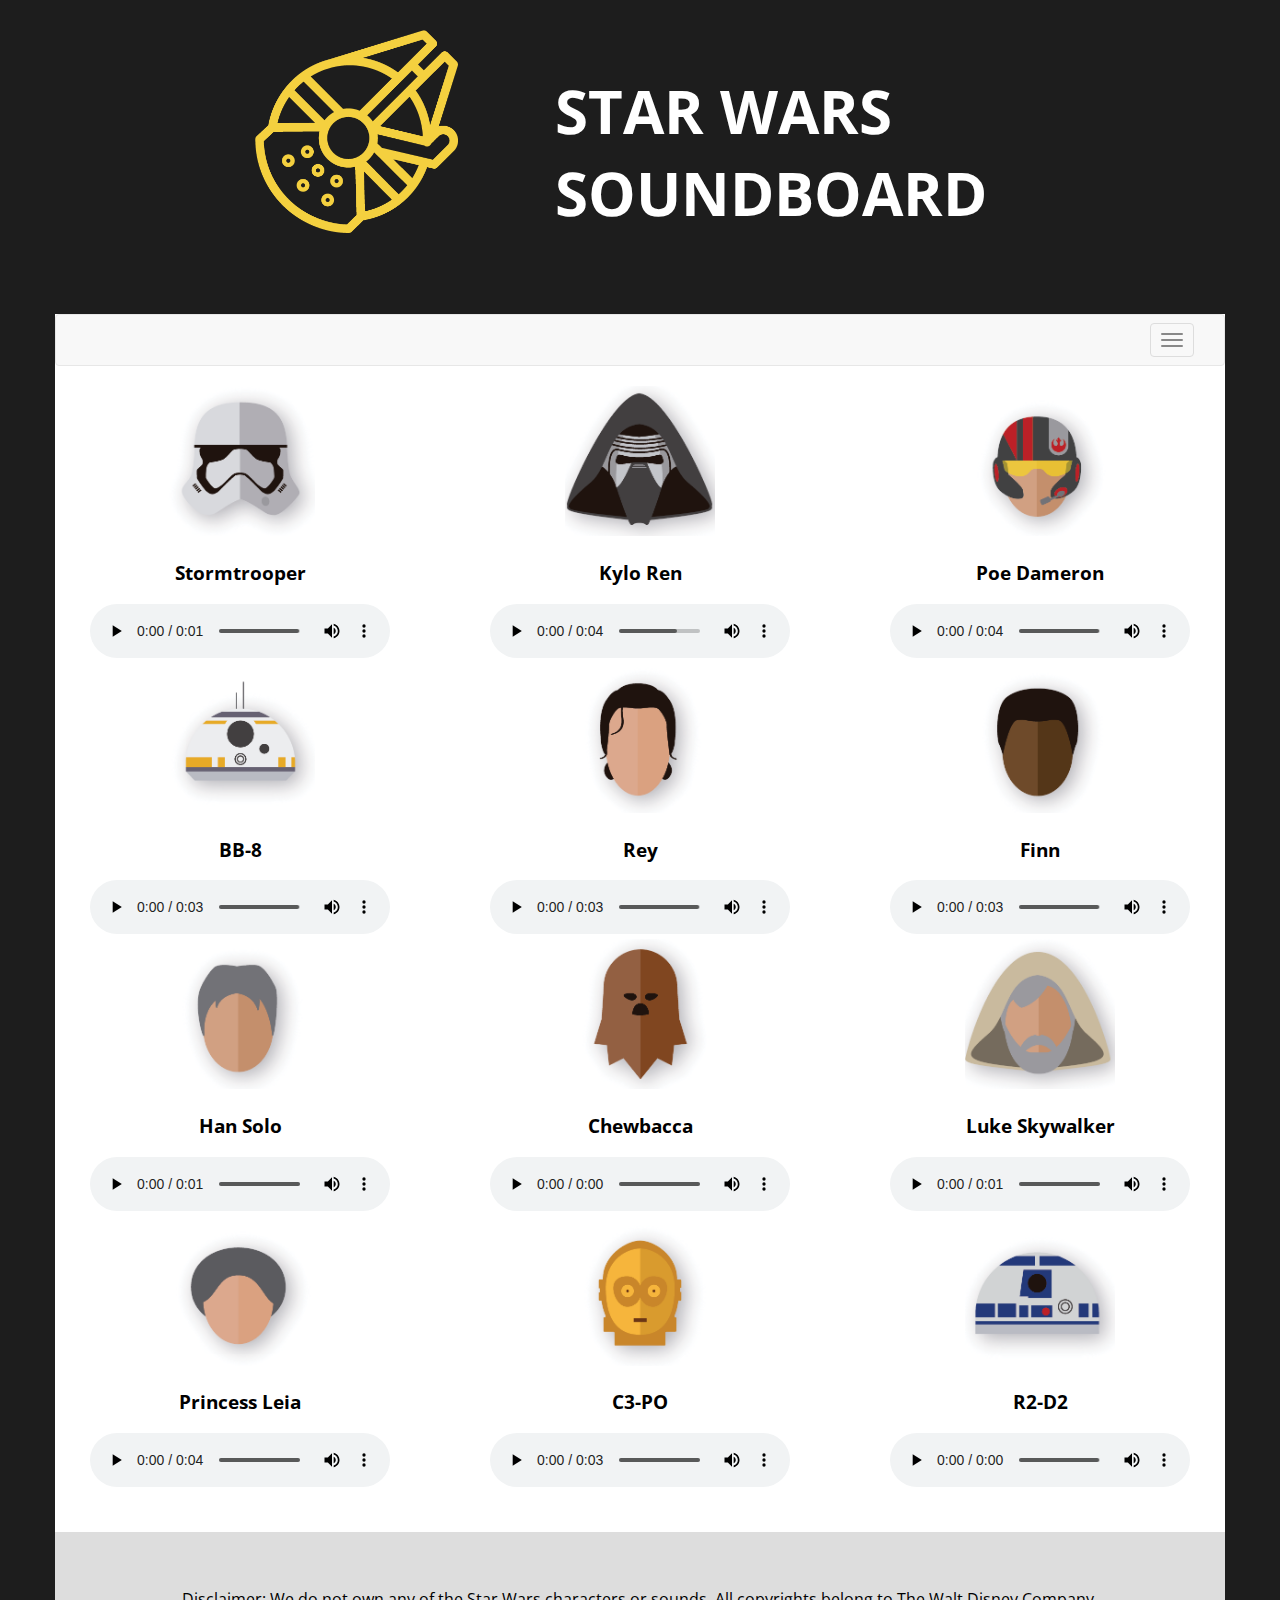
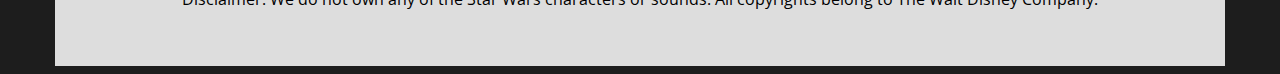
<file: public/hw3/jquery.html>
<!doctype html>
<html lang="en">
<head>
	<meta charset="utf-8">
  <meta http-equiv="X-UA-Compatible" content="IE=edge">
  <meta name="viewport" content="width=device-width, initial-scale=1">
	<title>Star Wars Soundboard</title>

	<!-- Bootstrap -->
<!-- 	<link href="css/bootstrap.min.css" rel="stylesheet"> -->

	<!-- Main css -->
    <link href="css/main2.css" rel="stylesheet">
    <link href="css/darkTheme.css" rel="alternate stylesheet" title="darkSide">
    <link href="css/lightTheme.css" rel="alternate stylesheet" title="lightSide">
    <link href="css/hpTheme.css" rel="alternate stylesheet" title="hpTheme"> 

	<!-- HTML5 shim and Respond.js for IE8 support of HTML5 elements and media queries -->
  <!-- WARNING: Respond.js doesn't work if you view the page via file:// -->
  <!--[if lt IE 9]>
    <script src="https://oss.maxcdn.com/html5shiv/3.7.3/html5shiv.min.js"></script>
    <script src="https://oss.maxcdn.com/respond/1.4.2/respond.min.js"></script>
  <![endif]-->

  <!-- jQuery (necessary for Bootstrap's JavaScript plugins) -->
  <script src="https://ajax.googleapis.com/ajax/libs/jquery/1.12.4/jquery.min.js"></script>

</head>

<body>
	<!-- HEADER -->
	<header class="container headerContainer">
		<div class="row">
			<div class="col-md-3 col-md-offset-2 col-sm-4 col-sm-offset-1 col-xs-8 col-xs-offset-2">
				<img src="../img/falcon-yellow.png" alt="Yellow Falcon" id = "yellowfalcon"> 
			</div>
			<div class="col-md-5 col-sm-6 col-xs-12">
				<h1>Star Wars<br>Soundboard</h1>
			</div>
		</div>
	</header>

	<script>
		function switchTheme(css_theme) {
		    var numLinkI, strLinkTag;
		    objLinkTag = document.getElementsByTagName("link");
		    for (numLinkI=0; numLinkI<objLinkTag.length; numLinkI++){
		        if(objLinkTag[numLinkI].rel.indexOf("stylesheet") != -1 && objLinkTag[numLinkI].title){
		            objLinkTag[numLinkI].disabled = true;
		        }
		        if(objLinkTag[numLinkI].title == css_theme){
		            objLinkTag[numLinkI].disabled = false;
		        }
		    }
		}
	</script>

	<!-- CONTAINER -->
	<div class="container wrapper">

		<!-- NAV BAR edited to PULLDOWN  -->
		<nav class="navbar navbar-default">
			<div class="container-fluid">
	  		<button class="navbar-toggle" type="button" data-toggle="collapse" data-target="#navbarNav" aria-controls="navbarNav" aria-expanded="false" aria-label="Toggle navigation">
	  			<span class="icon-bar"></span>
	     		<span class="icon-bar"></span>
	        <span class="icon-bar"></span>
	      </button>

	      <div class="collapse navbar-collapse" id="navbarNav">
	        <ul class="nav navbar-nav navbar-right">
	          <li class="active">
              <a href="#" onclick="makeSoundboard(0, 'full');switchTheme(null);return false;">Home <span class="sr-only">(current)</span></a>
            </li>
	          <li>
	          	<a href="#" id="darkLink" onclick="makeSoundboard(0, 'full');switchTheme('darkSide');return false;">Dark Side</a>
	          </li>
	          <li>
	          	<a href="#" id="lightLink" onclick="makeSoundboard(0, 'full');switchTheme('lightSide');return false;">Light Side</a>
	          </li>
            <li>
              <a href="#" id="hpLink" onclick="makeSoundboard(1, 'full');switchTheme('hpTheme');return false;">Harry Potter</a>
            </li>
            <li>
              <a href="#" id="compact" onclick="makeSoundboard(0, 'compact');switchTheme(null);return false;">Compact</a>
            </li>
	        </ul>
	      </div>
	    </div>
	  </nav>
        
 		<!-- MAIN CONTENT --> 
		<main class="containerMain">
			<div class="row" id="soundBoard"></div>
    </main>

    <script>
    	var data;

      $(document).ready(function() {
      	var xmlhttp = new XMLHttpRequest();
      	var url = "data.txt";

      	xmlhttp.onreadystatechange = function() {
      		if (this.readyState == 4 && this.status == 200) {
      			var config = JSON.parse(this.responseText);
      			data = config;
      			createSoundboard(config, 0, 'full');
      		}
      	};

      	xmlhttp.open("GET", url, true);
      	xmlhttp.send();
      });

      function createSoundboard(config, theme, compORrich) {
      	// Clear all previous HTML, if any.
      	jQuery('#soundBoard div').html('');
      	
      	document.getElementsByTagName("h1")[0].innerHTML = config[theme].boardName;

      	var strSB1 = "<div class=\"col-md-4 col-sm-6 soundThumb\"><img src=\"../img/";
				var strSB2 = "\"height=\"150\" width=\"150\" alt=\"";
				var strSB3 = "\"><h3>";
				var strSB4 = "</h3><audio controls><source src=\"../sounds/";
				var strSB5 = "\" type=\"";
				var strSB6 = "></audio></div>";
				var strWAV = "audio/wav\"";
				var strMP3 = "audio/mpeg\"";
				var substrWAV = "wav";
				var substrMP3 = "mp3";
				var strSB = "";
				var strSBfinal =  "";

				if(compORrich === 'compact'){
          makeCompactSB(config, theme, strSB4, strSB5, strSB6, substrWAV, strWAV, substrMP3, strMP3);
          return;
	      }

	      else if (compORrich === 'full') {
	      	for(i = 0; i < 12; i++) {
	    			strSB = "";
	    			strSBfinal = "";

	      		if (config[theme].sounds[i].indexOf(substrWAV) !== -1){
	      			strSB = strSB1 + config[theme].imgs[i]
	          	+ strSB2 + config[theme].names[i]
	           	+ strSB3 + config[theme].names[i]
							+ strSB4 + config[theme].sounds[i]
							+ strSB5 + strWAV + strSB6;
	       		}
	          
	          else if (config[theme].sounds[i].indexOf(substrMP3) !== -1){
	          	strSB = strSB1 + config[theme].imgs[i]
	           	+ strSB2 + config[theme].names[i]
	            + strSB3 + config[theme].names[i]
	            + strSB4 + config[theme].sounds[i]
							+ strSB5 + strMP3+strSB6;
						}
	            
	          else {
	          	console.log("Error: this sound doesn't exist.");
	          }
	          
	          console.log(i);
	          strSBfinal = strSBfinal + strSB;
	          $('#soundBoard').append(strSBfinal);
		      }
	    	}
    	}

    	/* makeCompactSB(config) takes a theme data structure and parses it to generate a column of sounds withouth the images */
      function makeCompactSB(config, theme, str4, str5, str6, subWAV, strWAV, subMP3, strMP3){
        var strCSB1 = "<center><h3>";
        var strCSB  ="";
        var strCSBfinal = "";
        var numCI;
        for (numCI = 0; numCI < 12; numCI++){
            if (config[theme].sounds[numCI].indexOf(subWAV) !== -1){
                strCSB = strCSB1+config[theme].names[numCI]
                       + str4   +config[theme].sounds[numCI]
                       + str5   +strWAV +str6;
            }
            else if (config[theme].sounds[numCI].indexOf(subMP3) !== -1){
                strCSB = strCSB1+config[theme].names[numCI]
                       + str4   +config[theme].sounds[numCI]
                       + str5   +strMP3 +str6;
            }
            else {
                console.log("Error: this sound doesn't exist.");
            }
            strCSBfinal = strCSBfinal + strCSB + "</center>";
        }
        $('#soundBoard').append(strCSBfinal);   
      }

    	// Helper function to change soundboard data
    	function makeSoundboard(theme, format) {

        createSoundboard(data, theme, format);
      }	
 			
     </script>

		<!-- FOOTER -->
		<footer class="footerContainer">
			<div class="row">
				<div class="col-md-12 footerContent">
					<p>
						Disclaimer: We do not own any of the Star Wars characters or sounds. All copyrights belong to The Walt Disney Company.
					</p>
				</div>
			</div>
		</footer>
	</div>

  <!-- Include all compiled plugins (below), or include individual files as needed -->
  <script src="js/bootstrap.min.js"></script>
</body>

</html>
</file>
<file: public/css/cover.css>
/*
 * Globals
 */

/* Links */
a,
a:focus,
a:hover {
  color: #333;
}


/*
 * Base structure
 */

html,
body {
  height: 100%;
}
body {
  color: #333;
  text-align: center;
  font-weight: lighter;
}

/* Extra markup and styles for table-esque vertical and horizontal centering */
.site-wrapper {
  display: table;
  width: 100%;
  height: 100%; /* For at least Firefox */
  min-height: 100%;
}
.site-wrapper-inner {
  display: table-cell;
  vertical-align: top;
}
.cover-container {
  margin-right: auto;
  margin-left: auto;
}
.cover-heading {
  font-size: 150px;
  font-weight: lighter;
  border: 1px solid #333;
  border-radius: 10px;
}

.cover-text {
  font-size: 40px;
  font-weight: lighter;
  text-transform: uppercase;
  padding-bottom: 40px;
  border-bottom: 1px solid #000;
  letter-spacing: .1em;
  margin-bottom: 40px;
}
.logo {
  padding-left: 150px;
  padding-right: 150px;
}

.teamMembers header,
.teamWork header {
  font-size: 40px;
  font-weight: lighter;
  text-transform: uppercase;
  letter-spacing: .25em;
}

.memberSpace {
  margin-top: 40px;
  margin-bottom: 40px;
  padding-bottom: 40px;
  border-bottom: 1px solid #000;
}

.memberSpace h3 {
  font-size: 24px;
  font-weight: lighter;
}

.memberSpace p {
  font-size: 18px;
  letter-spacing: .1em;
}

.workSpace {
  margin-top: 30px;
  margin-bottom: 100px;
  padding-bottom: 40px;
  border-bottom: 1px solid #000;
}

.workSpace header h1 {
  font-size: 16px;
  font-weight: lighter;
  letter-spacing: .1em;
  margin-top: 0px;
}

.workSpace ul {
  text-align: left;
}

.workSpace a {
  font-weight: normal;
}

/* Padding for spacing */
.inner {
  padding: 30px;
}


/*
 * Cover
 */

.cover {
  padding: 0 20px;
}


/*
 * Affix and center
 */
@media (min-width: 768px) {

  /* Start the vertical centering */
  .site-wrapper-inner {
    vertical-align: middle;
  }
  /* Handle the widths */
  .cover-container {
    width: 100%; /* Must be percentage or pixels for horizontal alignment */
  }
}

@media (min-width: 992px) {
  .cover-container {
    width: 700px;
  }
}
</file>
<file: public/hw2/main.css>
/* Hint: use relative measurements you'll find them useful! */

@import url('https://fonts.googleapis.com/css?family=Monoton');

* {
    box-sizing: border-box;
}
body {
  text-align: center;
  background-image: url("background.png");
  padding: 3.5rem 8rem 0 8rem;
}
.logo {
  font-family: 'Monoton', cursive;
  font-size: 40px;
  border-radius: 50%;
  background-color: #ff69b4;
  box-shadow: 0 3px 5px #333;
  padding: 10px;
  float: left;
}
.fun {
  font-family: courier;
  text-transform: uppercase;
  float: right;
  color: #fff;
  font-size: 4rem;
  -webkit-box-reflect: below -1.25rem
    -webkit-gradient(linear, left bottom, left top, from(white), to(transparent));
  -webkit-text-stroke: 1px rgb(255,63,63);
  text-shadow: 0px 2px 3px rgb(255,63,63);
}
#kern1, #kern2, #kern3 {
  letter-spacing: -.75rem;
}
.wrapper a {
  color: #000;
  text-decoration: none;
}
main {
  display: table;
  width: 100%;
  height: 100%; /* For at least Firefox */
  min-height: 100%;
  background-color: #fff;
  border: 15px solid transparent;
  padding 15px;
  -webkit-border-image: url(border.gif) 30 round;
    -o-border-image: url(border.gif) 30 round;
      border-image: url(border.gif) 30 round;
}
header, section, aside {
  margin: 20px 20px 0 20px;
}
header {
  background-color: #fff;
}
section {
  margin-top: 140px;
  background-color: rgb(243, 234, 95);
  display: block;
  color: #fff;
  clear: both;
/*  display: table;
  vertical-align: bottom;
  position: fixed;*/
/*  bottom: 0;
  right: 0;*/
}
section > div {
  font-family: "Comic Sans MS", cursive, sans-serif;
  text-transform: lowercase;
  width: 50%;
  padding: 10px;
}
section > div:nth-child(2n-1){
  background-color: rgb(192, 77, 249);
  text-align: left;
  margin-left: 50%;
}
section > div:nth-child(2n+2) {
  background-color: rgb(43, 209, 252);
  text-align: right;
}
section > div:nth-child(3):after {
  content: ' \2665\2665\2665' ;
}
	
aside {
  background: rgb(255,63,63);
  color: white;
  border: 1rem solid black;
  border-top-left-radius: 1rem;
  border-bottom-right-radius: 1rem;
  border-top-right-radius: 3rem;
  border-bottom-left-radius: 3rem;
  font-family: sans-serif;
  font-size: 2rem;
  padding: 1rem;
  text-align: center;
}

aside svg {
  width: 2rem;
  height: 2rem;
  fill: currentColor;
  display: inline-block;
}

svg {
  display: none;
}

footer {
  margin-top: 60px;
  padding: 15px;
  background-color: #ff69b4;
}

footer img {
  width: 5rem;
}

footer span {
  font-family: cursive;
  font-size: 1rem;
  position: relative;
}

footer div span {
  background-color: #fff;
  border: 3px solid #000;
  border-radius: 5px;
  padding: 2px 5px;
  margin-left: 10px;
  position: absolute;
}

footer div span:after {
  content: '';
  display: block;
  position: absolute;
  top: 5px;
  right: 100%;
  width: 0;
  height: 0;
  border-color: transparent black transparent transparent;
  border-style: solid;
  border-width: 10px;
}

@media (max-width: 768px) {

  body {
    padding: 2.5rem 2rem 2.5rem 2rem;
  }
  
  section > div {
    width: 100%;
  }

  section > div:nth-child(2n-1) {
    margin-left: 0;
    text-align: center;
  }

  section > div:nth-child(2n+2) {
    text-align: center;
  }

  .fun {
    font-size: 3.5rem;
    float: left;
    -webkit-box-reflect: unset;
    margin-bottom: 2rem;
    clear: left;
  }

  aside p {
    font-size: 1.5rem;
  }

  footer div span {
    display: none;
  }
}


/* Opps truncated the file for you to fill in */

/* Solution given should be below 250 lines, solution we had was below 200 easily */
</file>
<file: public/hw4/css/main.css>
@import url('https://fonts.googleapis.com/css?family=Open+Sans:300,700');
@font-face {
    font-family: 'Glyphicons Halflings';

    src: url('../fonts/glyphicons-halflings-regular.eot');
    src: url('../fonts/glyphicons-halflings-regular.eot?#iefix') format('embedded-opentype'), url('../fonts/glyphicons-halflings-regular.woff2') format('woff2'), url('../fonts/glyphicons-halflings-regular.woff') format('woff'), url('../fonts/glyphicons-halflings-regular.ttf') format('truetype'), url('../fonts/glyphicons-halflings-regular.svg#glyphicons_halflingsregular') format('svg');
}

body {
	font-family: 'Open Sans', sans-serif;
	margin-top: 30px;
  background-color: #1d1d1d; 
	background-attachment: fixed;
}
.wrapper {
	background-color: #fff;
	padding: 0;
}

.headerContainer {
	color: #fff;
	margin-bottom: 40px;
}
.headerContainer img {
	width: 75%;
	height: auto;
}
.headerContainer h1 {
	font-size: 60px;
	font-weight: bold;
	text-transform: uppercase;
}
.loginContainer {
	padding-bottom: 40px;
	margin-bottom: 40px;
	border-bottom: 2px solid #bbb;
	text-transform: uppercase;
}
.loginContainer h1 {
	font-size: 16px;
	color: #555;
}
.loginContainer button {
	text-transform: uppercase;
}
.loginContainer input {
	text-transform: uppercase;
	font-size: 12px;
}

.soundThumb {
	text-align: center;
  margin-top: 20px;
}
.soundThumb-listview {
  margin-top: 20px;
  border-bottom: 1px solid #ddd;
}
.soundThumb-listview img {
  margin-right: 5%; 
  width: 5%;
  height: auto;
}
.soundThumb-listview h3 {
  display: inline-block;
  width: 45%;
  position: relative;
  top: 50%;
  transform: translateY(-50%);
  margin-right: 0;
}
.soundThumb-listview audio {
  width: 45%;
  margin-right: 0;
}

.containerMain {
	padding-bottom: 40px;
}

.footerContainer {
	padding: 40px 0;
	text-align: center;
	background-color: #ddd;
}

* {
  -webkit-box-sizing: border-box;
  -moz-box-sizing: border-box;
  box-sizing: border-box;
}

.container {
  margin-right: auto;
  margin-left: auto;
}

.container-fluid {
  padding-right: 15px;
  padding-left: 15px;
  margin-right: auto;
  margin-left: auto;
}
@media (min-width: 768px) {
  .container {
    width: 750px;
  }
}
@media (min-width: 992px) {
  .container {
    width: 970px;
  }
}
@media (min-width: 1200px) {
  .container {
    width: 1170px;
  }
}

.row {
  margin-right: -15px;
  margin-left: -15px;
}

.col-xs-1, .col-sm-1, .col-md-1, .col-lg-1, .col-xs-2, .col-sm-2, .col-md-2, .col-lg-2, .col-xs-3, .col-sm-3, .col-md-3, .col-lg-3, .col-xs-4, .col-sm-4, .col-md-4, .col-lg-4, .col-xs-5, .col-sm-5, .col-md-5, .col-lg-5, .col-xs-6, .col-sm-6, .col-md-6, .col-lg-6, .col-xs-7, .col-sm-7, .col-md-7, .col-lg-7, .col-xs-8, .col-sm-8, .col-md-8, .col-lg-8, .col-xs-9, .col-sm-9, .col-md-9, .col-lg-9, .col-xs-10, .col-sm-10, .col-md-10, .col-lg-10, .col-xs-11, .col-sm-11, .col-md-11, .col-lg-11, .col-xs-12, .col-sm-12, .col-md-12, .col-lg-12 {
  position: relative;
  min-height: 1px;
  padding-right: 15px;
  padding-left: 15px;
}
.col-xs-1, .col-xs-2, .col-xs-3, .col-xs-4, .col-xs-5, .col-xs-6, .col-xs-7, .col-xs-8, .col-xs-9, .col-xs-10, .col-xs-11, .col-xs-12 {
  float: left;
}

.col-xs-12 {
  width: 100%;
}

.col-xs-8 {
  width: 66.66666667%;
}

.col-xs-4 {
  width: 33.33333333%;
}

.col-xs-offset-4 {
  margin-left: 33.33333333%;
}

.col-xs-offset-2 {
  margin-left: 16.66666667%;
}

@media (min-width: 768px) {
	.col-sm-1, .col-sm-2, .col-sm-3, .col-sm-4, .col-sm-5, .col-sm-6, .col-sm-7, .col-sm-8, .col-sm-9, .col-sm-10, .col-sm-11, .col-sm-12 {
    float: left;
  }

	.col-sm-6 {
    width: 50%;
  }

	.col-sm-4 {
    width: 33.33333333%;
  }

  .col-sm-offset-3 {
    margin-left: 25%;
  }

  .col-sm-offset-1 {
    margin-left: 8.33333333%;
  }
}

@media (min-width: 992px) {
	.col-md-1, .col-md-2, .col-md-3, .col-md-4, .col-md-5, .col-md-6, .col-md-7, .col-md-8, .col-md-9, .col-md-10, .col-md-11, .col-md-12 {
    float: left;
  }
	.col-md-12 {
    width: 100%;
  }
  .col-md-8 {
    width: 66.66666667%;
  }
  .col-md-6 {
    width: 50%;
  }
	.col-md-5 {
    width: 41.66666667%;
  }
  .col-md-4 {
    width: 33.33333333%;
  }
	.col-md-3 {
    width: 25%;
  }
  .col-md-offset-4 {
    margin-left: 33.33333333%;
  }
  .col-md-offset-3 {
    margin-left: 25%;
  }
  .col-md-offset-2 {
    margin-left: 16.66666667%;
  }
}

header, main, nav, section {
	display: block;
}

.clearfix:before,
.clearfix:after,
.container-fluid:after, 
.container-fluid:before,
.container:before,
.container:after,
.row:before,
.row:after,
.form-horizontal .form-group:before,
.form-horizontal .form-group:after,
.btn-toolbar:before,
.btn-toolbar:after,
.btn-group-vertical > .btn-group:before,
.btn-group-vertical > .btn-group:after,
.nav:before,
.nav:after,
.navbar:before,
.navbar:after,
.navbar-header:before,
.navbar-header:after,
.navbar-collapse:before,
.navbar-collapse:after {
  display: table;
  content: " ";
}
.clearfix:after,
.container-fluid:after,
.container:after,
.row:after,
.form-horizontal .form-group:after,
.btn-toolbar:after,
.btn-group-vertical > .btn-group:after,
.nav:after,
.navbar:after,
.navbar-header:after,
.navbar-collapse:after {
  clear: both;
}

@media (min-width: 768px) {
  .navbar-right .dropdown-menu {
    right: 0;
    left: auto;
  }
}

.navbar {
  position: relative;
  min-height: 50px;
  margin-bottom: 20px;
  border: 1px solid transparent;
}

@media (min-width: 768px) {
  .navbar {
    border-radius: 4px;
  }
}

.navbar-collapse {
  padding-right: 15px;
  padding-left: 15px;
  overflow-x: visible;
  -webkit-overflow-scrolling: touch;
  border-top: 1px solid transparent;
  -webkit-box-shadow: inset 0 1px 0 rgba(255, 255, 255, .1);
          box-shadow: inset 0 1px 0 rgba(255, 255, 255, .1);
}
.navbar-collapse.in {
  overflow-y: auto;
}
@media (min-width: 768px) {
  .navbar-collapse {
    width: auto;
    border-top: 0;
    -webkit-box-shadow: none;
            box-shadow: none;
  }
  .navbar-collapse.collapse {
    display: block !important;
    height: auto !important;
    padding-bottom: 0;
    overflow: visible !important;
  }
  .navbar-collapse.in {
    overflow-y: visible;
  }
}

.container > .navbar-collapse,
.container-fluid > .navbar-collapse {
  margin-right: -15px;
  margin-left: -15px;
}

.navbar-default {
  background-color: #f8f8f8;
  border-color: #e7e7e7;
}
.navbar-default .navbar-toggle {
  border-color: #ddd;
}
.navbar-default .navbar-toggle:hover,
.navbar-default .navbar-toggle:focus {
  background-color: #ddd;
}
.navbar-default .navbar-toggle .icon-bar {
  background-color: #888;
}

.navbar-toggle {
  position: relative;
  float: right;
  padding: 9px 10px;
  margin-top: 8px;
  margin-right: 15px;
  margin-bottom: 8px;
  background-color: transparent;
  background-image: none;
  border: 1px solid transparent;
  border-radius: 4px;
}
.navbar-toggle:focus {
  outline: 0;
}
.navbar-toggle .icon-bar {
  display: block;
  width: 22px;
  height: 2px;
  border-radius: 1px;
}
.navbar-toggle .icon-bar + .icon-bar {
  margin-top: 4px;
}
@media (min-width: 768px) {
  .navbar-toggle {
    display: none;
  }
}

input,
button,
select,
textarea {
  font-family: inherit;
  font-size: inherit;
  line-height: inherit;
}
button,
input,
optgroup,
select,
textarea {
  margin: 0;
  font: inherit;
  color: inherit;
}
button,
html input[type="button"],
input[type="reset"],
input[type="submit"] {
  -webkit-appearance: button;
  cursor: pointer;
}

.navbar-default .navbar-collapse,
.navbar-default .navbar-form {
  border-color: #e7e7e7;
}

@media (min-width: 768px) {
  .container > .navbar-header,
  .container-fluid > .navbar-header,
  .container > .navbar-collapse,
  .container-fluid > .navbar-collapse {
    margin-right: 0;
    margin-left: 0;
  }
}

.navbar-collapse {
  padding-right: 15px;
  padding-left: 15px;
  overflow-x: visible;
  -webkit-overflow-scrolling: touch;
  border-top: 1px solid transparent;
  -webkit-box-shadow: inset 0 1px 0 rgba(255, 255, 255, .1);
          box-shadow: inset 0 1px 0 rgba(255, 255, 255, .1);
}

.navbar-collapse.in {
	overflow-y: auto;
}
.collapse {
	display: none;
}
.collapse.in {
	display: block;
}

@media (min-width: 768px) {
  .navbar-collapse {
    width: auto;
    border-top: 0;
    -webkit-box-shadow: none;
            box-shadow: none;
  }
  .navbar-collapse.collapse {
    display: block !important;
    height: auto !important;
    padding-bottom: 0;
    overflow: visible !important;
  }
}
@media (min-width: 768px) {
  .navbar-right {
    float: right !important;
    margin-right: -15px;
  }
}
@media (min-width: 768px) {
  .navbar-nav {
    float: left;
    margin: 0;
  }
}

.nav {
  padding-left: 0;
  margin-bottom: 0;
  list-style: none;
}
.nav > li {
  position: relative;
  display: block;
}

.sr-only {
  position: absolute;
  width: 1px;
  height: 1px;
  padding: 0;
  margin: -1px;
  overflow: hidden;
  clip: rect(0, 0, 0, 0);
  border: 0;
}

.navbar-default .navbar-nav > .active > a,
.navbar-default .navbar-nav > .active > a:hover,
.navbar-default .navbar-nav > .active > a:focus {
  color: #555;
}
.navbar-default .navbar-nav > li > a:hover,
.navbar-default .navbar-nav > li > a:focus {
  color: #333;
  background-color: transparent;
}
.navbar-nav {
  margin: 7.5px -15px;
}
.navbar-nav > li > a {
  padding-top: 10px;
  padding-bottom: 10px;
  line-height: 20px;
}

.nav > li > a {
  position: relative;
  display: block;
  padding: 10px 15px;
}

a {
  color: #337ab7;
  text-decoration: none;
}

@media (min-width: 768px) {
  .navbar-nav {
    float: left;
    margin: 0;
  }
  .navbar-nav > li {
    float: left;
  }
  .navbar-nav > li > a {
    padding-top: 15px;
    padding-bottom: 15px;
  }
}
.nav > li {
  position: relative;
  display: block;
}
@media (min-width: 768px){
	.navbar-nav > li {
    float: left;
	}
}
a {
	background-color: transparent;
}

.navbar-default .navbar-nav > li > a {
  color: #777;
}

button,
input,
optgroup,
select,
textarea {
    margin: 0;
    font: inherit;
    color: inherit;
}
button {
    overflow: visible;
}
button,
select {
    text-transform: none;
}
button,
html input[type="button"],
input[type="submit"] {
    -webkit-appearance: button;
     cursor: pointer;
}
      
button::-moz-focus-inner,
input::-moz-focus-inner {
    padding: 0;
    border: 0;
}
input {
    line-height: normal;
}

.glyphicon {
    position: relative;
    top: 1px;
    display: inline-block;
    font-family: 'Glyphicons Halflings';
    font-style: normal;
    font-weight: normal;
    line-height: 1;

    -webkit-font-smoothing: antialiased;
    -moz-osx-font-smoothing: grayscale;
}

.glyphicon-user:before{
    content: "\e008";
}
.glyphicon-lock:before{
    content: "\e033";
}

.form-control {
    display: block;
    width: 100%;
    height: 34px;
    padding: 6px 12px;
    font-size: 14px;
    line-height: 1.42857143;
    color: #555;
    background-color: #fff;
    background-image: none;
    border: 1px solid #ccc;
    border-radius: 4px;
    -webkit-box-shadow: inset 0 1px 1px rgba(0, 0, 0, .075);
    box-shadow: inset 0 1px 1px rgba(0, 0, 0, .075);
    -webkit-transition: border-color ease-in-out .15s, -webkit-box-shadow ease-in-out .15s;
    -o-transition: border-color ease-in-out .15s, box-shadow ease-in-out .15s;
    transition: border-color ease-in-out .15s, box-shadow ease-in-out .15s;
}
.form-control:focus {
    border-color: #66afe9;
    outline: 0;
    -webkit-box-shadow: inset 0 1px 1px rgba(0,0,0,.075), 0 0 8px rgba(102, 175, 233, .6);
    box-shadow: inset 0 1px 1px rgba(0,0,0,.075), 0 0 8px rgba(102, 175, 233, .6);
}
.form-control::-moz-placeholder {
    color: #999;
    opacity: 1;
}
.form-control:-ms-input-placeholder {
    color: #999;
}
.form-control::-webkit-input-placeholder {
    color: #999;
} 

.form-group {
    margin-bottom: 15px;
}

.btn {
    display: inline-block;
    padding: 6px 12px;
    margin-bottom: 0;
    font-size: 14px;
    font-weight: normal;
    line-height: 1.42857143;
    text-align: center;
    white-space: nowrap;
    vertical-align: middle;
    -ms-touch-action: manipulation;
    touch-action: manipulation;
    cursor: pointer;
    -webkit-user-select: none;
    -moz-user-select: none;
    -ms-user-select: none;
    user-select: none;
    background-image: none;
    border: 1px solid transparent;
    border-radius: 4px;
}

.btn-primary {
    color: #fff;
    background-color: #337ab7;
    border-color: #2e6da4;
}

.btn-primary:focus,
.btn-primary.focus{
    color: #fff;
    background-color: #286090;
    border-color: #122b40;
}
.btn-primary:hover {
    color: #fff;
    background-color: #286090;
    border-color: #204d74;
}
.btn-primary:active,
.btn-primary.active,
.open > .dropdown-toggle.btn-primary {
          color: #fff;
          background-color: #286090;
          border-color: #204d74;
}
.btn-primary:active:hover,
.btn-primary.active:hover,
.open > .dropdown-toggle.btn-primary:hover,
.btn-primary:active:focus,
.btn-primary.active:focus,
.open > .dropdown-toggle.btn-primary:focus,
.btn-primary:active.focus,
.btn-primary.active.focus,
.open > .dropdown-toggle.btn-primary.focus {
                color: #fff;
                background-color: #204d74;
                border-color: #122b40;
}
.btn-primary:active,
.btn-primary.active,
.open > .dropdown-toggle.btn-primary {
                      background-image: none;
}

.input-group {
    position: relative;
    display: table;
    border-collapse: separate;
}
.input-group[class*="col-"] {
    float: none;
    padding-right: 0;
    padding-left: 0;
}
.input-group .form-control {
    position: relative;
    z-index: 2;
    float: left;
    width: 100%;
    margin-bottom: 0;
}
.input-group .form-control:focus {
    z-index: 3;
}

.input-group-addon,
.input-group-btn,
.input-group .form-control {
    display: table-cell;
}
.input-group-addon:not(:first-child):not(:last-child),
.input-group-btn:not(:first-child):not(:last-child),
.input-group .form-control:not(:first-child):not(:last-child) {
    border-radius: 0;
}
.input-group-addon,
.input-group-btn {
    width: 1%;
    white-space: nowrap;
    vertical-align: middle;
}
.input-group-addon {
    padding: 6px 12px;
    font-size: 14px;
    font-weight: normal;
    line-height: 1;
    color: #555;
    text-align: center;
    background-color: #eee;
    border: 1px solid #ccc;
    border-radius: 4px;
}

/*PART 3 additions */
/* Pulldown menu */
.pullBtn {
    background-color: #fff;
    color: white;
    border: none;
    padding: 16px;
    font-size: 8px;
}

.pullBtn:hover, .pullBtn:focus {
    background-color: #286090;
}

.pulldown {
    position: relative;
    display: inline-block;
}

.theme-content {
    display: none;
    position: absolute;
    z-index: 1;
}

.theme-content a {
    color: black;
    display: block;
    padding: 12em 16em;
    display: block;
}

.theme-content a:hover {
    background-color: #286090;
}

.show {
    display: block;
}
</file>
<file: public/hw4/css/darkTheme.css>
body {

    background-image: url(../../img/bg.png);
    background-color: #000000;
}

.soundThumb {
    background-color: rgba(00, 00, 00, 0);
    color: gray;
}


.navbar {
    background-color: rgba(00, 00, 00, 0);
    border-color: black;
}

.footerContainer, .headerContainer, .wrapper {
    background-color: rgba(00, 00, 00, 0);
    color: gray;
}
</file>
<file: public/hw4/css/lightTheme.css>
body {
	background-color: #fff;
    color: 000;
}

.headerContainer h1 {
    color: #000;
}

.soundThumb {
    color: gray;
}

.navbar {
    background-color: white;
    border-color: white;
}

.footerContainer, .headerContainer, .wrapper {
    background-color: white;
    color: gray;
}
</file>
<file: public/hw4/css/hpTheme.css>
#yellowfalcon {
    display:none;
}
header > div:nth-Child(1) {
    background-image: url(../../img/hogwarts.png);
    background-repeat: no-repeat;
    background-position: 30% 50%;
}

body {
    background-color: #800000;
}
</file>
<file: public/hw2-part2/css/main.css>
@import url('https://fonts.googleapis.com/css?family=Open+Sans:300,700');

body {
	font-family: 'Open Sans', sans-serif;
	margin-top: 30px;
	background-image: url(../../img/bg.png);
	background-color: #1d1d1d;
	background-attachment: fixed;
}
.wrapper {
	background-color: #fff;
	padding: 0;
}

.headerContainer {
	color: #fff;
	margin-bottom: 40px;
}
.headerContainer img {
	width: 75%;
	height: auto;
}
.headerContainer h1 {
	font-size: 60px;
	font-weight: bold;
	text-transform: uppercase;
}
.loginContainer {
	padding-bottom: 40px;
	margin-bottom: 40px;
	border-bottom: 2px solid #bbb;
	text-transform: uppercase;
}
.loginContainer h1 {
	font-size: 16px;
	color: #555;
}
.loginContainer button {
	text-transform: uppercase;
}
.loginContainer input {
	text-transform: uppercase;
	font-size: 12px;
}

.soundThumb {
	text-align: center;
}

.containerMain {
	padding-bottom: 40px;
}

.footerContainer {
	padding: 40px 0;
	text-align: center;
	background-color: #ddd;
}
</file>
<file: public/hw2-part2/css/main2.css>
@import url('https://fonts.googleapis.com/css?family=Open+Sans:300,700');
@font-face {
    font-family: 'Glyphicons Halflings';

    src: url('../fonts/glyphicons-halflings-regular.eot');
    src: url('../fonts/glyphicons-halflings-regular.eot?#iefix') format('embedded-opentype'), url('../fonts/glyphicons-halflings-regular.woff2') format('woff2'), url('../fonts/glyphicons-halflings-regular.woff') format('woff'), url('../fonts/glyphicons-halflings-regular.ttf') format('truetype'), url('../fonts/glyphicons-halflings-regular.svg#glyphicons_halflingsregular') format('svg');
}

body {
	font-family: 'Open Sans', sans-serif;
	margin-top: 30px;
	background-image: url(../../img/bg.png);
	background-color: #1d1d1d;
	background-attachment: fixed;
}
.wrapper {
	background-color: #fff;
	padding: 0;
}

.headerContainer {
	color: #fff;
	margin-bottom: 40px;
}
.headerContainer img {
	width: 75%;
	height: auto;
}
.headerContainer h1 {
	font-size: 60px;
	font-weight: bold;
	text-transform: uppercase;
}
.loginContainer {
	padding-bottom: 40px;
	margin-bottom: 40px;
	border-bottom: 2px solid #bbb;
	text-transform: uppercase;
}
.loginContainer h1 {
	font-size: 16px;
	color: #555;
}
.loginContainer button {
	text-transform: uppercase;
}
.loginContainer input {
	text-transform: uppercase;
	font-size: 12px;
}

.soundThumb {
	text-align: center;
}

.containerMain {
	padding-bottom: 40px;
}

.footerContainer {
	padding: 40px 0;
	text-align: center;
	background-color: #ddd;
}



* {
  -webkit-box-sizing: border-box;
  -moz-box-sizing: border-box;
  box-sizing: border-box;
}

.container {
  /*padding-right: 15px;
  padding-left: 15px;*/
  margin-right: auto;
  margin-left: auto;
}

.container-fluid {
  padding-right: 15px;
  padding-left: 15px;
  margin-right: auto;
  margin-left: auto;
}
@media (min-width: 768px) {
  .container {
    width: 750px;
  }
}
@media (min-width: 992px) {
  .container {
    width: 970px;
  }
}
@media (min-width: 1200px) {
  .container {
    width: 1170px;
  }
}

.row {
  margin-right: -15px;
  margin-left: -15px;
}

.col-xs-1, .col-sm-1, .col-md-1, .col-lg-1, .col-xs-2, .col-sm-2, .col-md-2, .col-lg-2, .col-xs-3, .col-sm-3, .col-md-3, .col-lg-3, .col-xs-4, .col-sm-4, .col-md-4, .col-lg-4, .col-xs-5, .col-sm-5, .col-md-5, .col-lg-5, .col-xs-6, .col-sm-6, .col-md-6, .col-lg-6, .col-xs-7, .col-sm-7, .col-md-7, .col-lg-7, .col-xs-8, .col-sm-8, .col-md-8, .col-lg-8, .col-xs-9, .col-sm-9, .col-md-9, .col-lg-9, .col-xs-10, .col-sm-10, .col-md-10, .col-lg-10, .col-xs-11, .col-sm-11, .col-md-11, .col-lg-11, .col-xs-12, .col-sm-12, .col-md-12, .col-lg-12 {
  position: relative;
  min-height: 1px;
  padding-right: 15px;
  padding-left: 15px;
}
.col-xs-1, .col-xs-2, .col-xs-3, .col-xs-4, .col-xs-5, .col-xs-6, .col-xs-7, .col-xs-8, .col-xs-9, .col-xs-10, .col-xs-11, .col-xs-12 {
  float: left;
}

.col-xs-12 {
  width: 100%;
}

.col-xs-8 {
  width: 66.66666667%;
}

.col-xs-4 {
  width: 33.33333333%;
}

.col-xs-offset-4 {
  margin-left: 33.33333333%;
}

.col-xs-offset-2 {
  margin-left: 16.66666667%;
}

@media (min-width: 768px) {
	.col-sm-1, .col-sm-2, .col-sm-3, .col-sm-4, .col-sm-5, .col-sm-6, .col-sm-7, .col-sm-8, .col-sm-9, .col-sm-10, .col-sm-11, .col-sm-12 {
    float: left;
  }
	.col-sm-6 {
    width: 50%;
  }

	.col-sm-4 {
    width: 33.33333333%;
  }

  .col-sm-offset-1 {
    margin-left: 8.33333333%;
  }
}

@media (min-width: 992px) {
	.col-md-1, .col-md-2, .col-md-3, .col-md-4, .col-md-5, .col-md-6, .col-md-7, .col-md-8, .col-md-9, .col-md-10, .col-md-11, .col-md-12 {
    float: left;
  }
	.col-md-12 {
    width: 100%;
  }
	.col-md-5 {
    width: 41.66666667%;
  }
  .col-md-4 {
    width: 33.33333333%;
  }
	.col-md-3 {
    width: 25%;
  }
  .col-md-offset-4 {
    margin-left: 33.33333333%;
  }
  .col-md-offset-2 {
    margin-left: 16.66666667%;
  }
}

header, main, nav, section {
	display: block;
}

.clearfix:before,
.clearfix:after,
.container-fluid:after, 
.container-fluid:before,
.container:before,
.container:after,
.row:before,
.row:after,
.form-horizontal .form-group:before,
.form-horizontal .form-group:after,
.btn-toolbar:before,
.btn-toolbar:after,
.btn-group-vertical > .btn-group:before,
.btn-group-vertical > .btn-group:after,
.nav:before,
.nav:after,
.navbar:before,
.navbar:after,
.navbar-header:before,
.navbar-header:after,
.navbar-collapse:before,
.navbar-collapse:after {
  display: table;
  content: " ";
}
.clearfix:after,
.container-fluid:after,
.container:after,
.row:after,
.form-horizontal .form-group:after,
.btn-toolbar:after,
.btn-group-vertical > .btn-group:after,
.nav:after,
.navbar:after,
.navbar-header:after,
.navbar-collapse:after {
  clear: both;
}

@media (min-width: 768px) {
  .navbar-right .dropdown-menu {
    right: 0;
    left: auto;
  }
}

.navbar {
  position: relative;
  min-height: 50px;
  margin-bottom: 20px;
  border: 1px solid transparent;
}

@media (min-width: 768px) {
  .navbar {
    border-radius: 4px;
  }
}

.navbar-collapse {
  padding-right: 15px;
  padding-left: 15px;
  overflow-x: visible;
  -webkit-overflow-scrolling: touch;
  border-top: 1px solid transparent;
  -webkit-box-shadow: inset 0 1px 0 rgba(255, 255, 255, .1);
          box-shadow: inset 0 1px 0 rgba(255, 255, 255, .1);
}
.navbar-collapse.in {
  overflow-y: auto;
}
@media (min-width: 768px) {
  .navbar-collapse {
    width: auto;
    border-top: 0;
    -webkit-box-shadow: none;
            box-shadow: none;
  }
  .navbar-collapse.collapse {
    display: block !important;
    height: auto !important;
    padding-bottom: 0;
    overflow: visible !important;
  }
  .navbar-collapse.in {
    overflow-y: visible;
  }
}

.container > .navbar-collapse,
.container-fluid > .navbar-collapse {
  margin-right: -15px;
  margin-left: -15px;
}

.navbar-default {
  background-color: #f8f8f8;
  border-color: #e7e7e7;
}
.navbar-default .navbar-toggle {
  border-color: #ddd;
}
.navbar-default .navbar-toggle:hover,
.navbar-default .navbar-toggle:focus {
  background-color: #ddd;
}
.navbar-default .navbar-toggle .icon-bar {
  background-color: #888;
}

.navbar-toggle {
  position: relative;
  float: right;
  padding: 9px 10px;
  margin-top: 8px;
  margin-right: 15px;
  margin-bottom: 8px;
  background-color: transparent;
  background-image: none;
  border: 1px solid transparent;
  border-radius: 4px;
}
.navbar-toggle:focus {
  outline: 0;
}
.navbar-toggle .icon-bar {
  display: block;
  width: 22px;
  height: 2px;
  border-radius: 1px;
}
.navbar-toggle .icon-bar + .icon-bar {
  margin-top: 4px;
}
@media (min-width: 768px) {
  .navbar-toggle {
    display: none;
  }
}
input,
button,
select,
textarea {
  font-family: inherit;
  font-size: inherit;
  line-height: inherit;
}
button,
input,
optgroup,
select,
textarea {
  margin: 0;
  font: inherit;
  color: inherit;
}
button,
html input[type="button"],
input[type="reset"],
input[type="submit"] {
  -webkit-appearance: button;
  cursor: pointer;
}

.navbar-default .navbar-collapse,
.navbar-default .navbar-form {
  border-color: #e7e7e7;
}

@media (min-width: 768px) {
  .container > .navbar-header,
  .container-fluid > .navbar-header,
  .container > .navbar-collapse,
  .container-fluid > .navbar-collapse {
    margin-right: 0;
    margin-left: 0;
  }
}

.navbar-collapse {
  padding-right: 15px;
  padding-left: 15px;
  overflow-x: visible;
  -webkit-overflow-scrolling: touch;
  border-top: 1px solid transparent;
  -webkit-box-shadow: inset 0 1px 0 rgba(255, 255, 255, .1);
          box-shadow: inset 0 1px 0 rgba(255, 255, 255, .1);
}

.navbar-collapse.in {
	overflow-y: auto;
}
.collapse {
	display: none;
}
.collapse.in {
	display: block;
}

@media (min-width: 768px) {
  .navbar-collapse {
    width: auto;
    border-top: 0;
    -webkit-box-shadow: none;
            box-shadow: none;
  }
  .navbar-collapse.collapse {
    display: block !important;
    height: auto !important;
    padding-bottom: 0;
    overflow: visible !important;
  }
}
@media (min-width: 768px) {
  .navbar-right {
    float: right !important;
    margin-right: -15px;
  }
}
@media (min-width: 768px) {
  .navbar-nav {
    float: left;
    margin: 0;
  }
}

.nav {
  padding-left: 0;
  margin-bottom: 0;
  list-style: none;
}
.nav > li {
  position: relative;
  display: block;
}

.sr-only {
  position: absolute;
  width: 1px;
  height: 1px;
  padding: 0;
  margin: -1px;
  overflow: hidden;
  clip: rect(0, 0, 0, 0);
  border: 0;
}

.navbar-default .navbar-nav > .active > a,
.navbar-default .navbar-nav > .active > a:hover,
.navbar-default .navbar-nav > .active > a:focus {
  color: #555;
  background-color: #e7e7e7;
}
.navbar-default .navbar-nav > li > a:hover,
.navbar-default .navbar-nav > li > a:focus {
  color: #333;
  background-color: transparent;
}
.navbar-default .navbar-nav > .active > a,
.navbar-default .navbar-nav > .active > a:hover,
.navbar-default .navbar-nav > .active > a:focus {
  color: #555;
  background-color: #e7e7e7;
}
.navbar-nav {
  margin: 7.5px -15px;
}
.navbar-nav > li > a {
  padding-top: 10px;
  padding-bottom: 10px;
  line-height: 20px;
}

.nav > li > a {
  position: relative;
  display: block;
  padding: 10px 15px;
}

a {
  color: #337ab7;
  text-decoration: none;
}

@media (min-width: 768px) {
  .navbar-nav {
    float: left;
    margin: 0;
  }
  .navbar-nav > li {
    float: left;
  }
  .navbar-nav > li > a {
    padding-top: 15px;
    padding-bottom: 15px;
  }
}
.nav > li {
  position: relative;
  display: block;
}
@media (min-width: 768px){
	.navbar-nav > li {
    float: left;
	}
}
a {
	background-color: transparent;
}

.navbar-default .navbar-nav > li > a {
  color: #777;
}

button,
input,
optgroup,
select,
textarea {
    margin: 0;
    font: inherit;
    color: inherit;
}
button {
    overflow: visible;
}
button,
select {
    text-transform: none;
}
button,
html input[type="button"],
input[type="submit"] {
    -webkit-appearance: button;
     cursor: pointer;
}
      
button::-moz-focus-inner,
input::-moz-focus-inner {
    padding: 0;
    border: 0;
}
input {
    line-height: normal;
}

.glyphicon {
    position: relative;
    top: 1px;
    display: inline-block;
    font-family: 'Glyphicons Halflings';
    font-style: normal;
    font-weight: normal;
    line-height: 1;

    -webkit-font-smoothing: antialiased;
    -moz-osx-font-smoothing: grayscale;
}

.glyphicon-user:before{
    content: "\e008";
}
.glyphicon-lock:before{
    content: "\e033";
}

.form-control {
    display: block;
    width: 100%;
    height: 34px;
    padding: 6px 12px;
    font-size: 14px;
    line-height: 1.42857143;
    color: #555;
    background-color: #fff;
    background-image: none;
    border: 1px solid #ccc;
    border-radius: 4px;
    -webkit-box-shadow: inset 0 1px 1px rgba(0, 0, 0, .075);
    box-shadow: inset 0 1px 1px rgba(0, 0, 0, .075);
    -webkit-transition: border-color ease-in-out .15s, -webkit-box-shadow ease-in-out .15s;
    -o-transition: border-color ease-in-out .15s, box-shadow ease-in-out .15s;
    transition: border-color ease-in-out .15s, box-shadow ease-in-out .15s;
}
.form-control:focus {
    border-color: #66afe9;
    outline: 0;
    -webkit-box-shadow: inset 0 1px 1px rgba(0,0,0,.075), 0 0 8px rgba(102, 175, 233, .6);
    box-shadow: inset 0 1px 1px rgba(0,0,0,.075), 0 0 8px rgba(102, 175, 233, .6);
}
.form-control::-moz-placeholder {
    color: #999;
    opacity: 1;
}
.form-control:-ms-input-placeholder {
    color: #999;
}
.form-control::-webkit-input-placeholder {
    color: #999;
} 

.form-group {
    margin-bottom: 15px;
}

.btn {
    display: inline-block;
    padding: 6px 12px;
    margin-bottom: 0;
    font-size: 14px;
    font-weight: normal;
    line-height: 1.42857143;
    text-align: center;
    white-space: nowrap;
    vertical-align: middle;
    -ms-touch-action: manipulation;
    touch-action: manipulation;
    cursor: pointer;
    -webkit-user-select: none;
    -moz-user-select: none;
    -ms-user-select: none;
    user-select: none;
    background-image: none;
    border: 1px solid transparent;
    border-radius: 4px;
}

.btn-primary {
    color: #fff;
    background-color: #337ab7;
    border-color: #2e6da4;
}

  background-color: #286090;
    border-color: #122b40;
}
.btn-primary:hover {
    color: #fff;
    background-color: #286090;
    border-color: #204d74;
}
.btn-primary:active,
.btn-primary.active,
.open > .dropdown-toggle.btn-primary {
          color: #fff;
          background-color: #286090;
          border-color: #204d74;
}
.btn-primary:active:hover,
.btn-primary.active:hover,
.open > .dropdown-toggle.btn-primary:hover,
.btn-primary:active:focus,
.btn-primary.active:focus,
.open > .dropdown-toggle.btn-primary:focus,
.btn-primary:active.focus,
.btn-primary.active.focus,
.open > .dropdown-toggle.btn-primary.focus {
                color: #fff;
                background-color: #204d74;
                border-color: #122b40;
}
.btn-primary:active,
.btn-primary.active,
.open > .dropdown-toggle.btn-primary {
                      background-image: none;
}

.input-group {
    position: relative;
    display: table;
    border-collapse: separate;
}
.input-group[class*="col-"] {
    float: none;
    padding-right: 0;
    padding-left: 0;
}
.input-group .form-control {
    position: relative;
    z-index: 2;
    float: left;
    width: 100%;
    margin-bottom: 0;
}
.input-group .form-control:focus {
    z-index: 3;
}

.input-group-addon,
.input-group-btn,
.input-group .form-control {
    display: table-cell;
}
.input-group-addon:not(:first-child):not(:last-child),
.input-group-btn:not(:first-child):not(:last-child),
.input-group .form-control:not(:first-child):not(:last-child) {
    border-radius: 0;
}
.input-group-addon,
.input-group-btn {
    width: 1%;
    white-space: nowrap;
    vertical-align: middle;
}
.input-group-addon {
    padding: 6px 12px;
    font-size: 14px;
    font-weight: normal;
    line-height: 1;
    color: #555;
    text-align: center;
    background-color: #eee;
    border: 1px solid #ccc;
    border-radius: 4px;
}
</file>
<file: public/hw3/css/main2.css>
@import url('https://fonts.googleapis.com/css?family=Open+Sans:300,700');
@font-face {
    font-family: 'Glyphicons Halflings';

    src: url('../fonts/glyphicons-halflings-regular.eot');
    src: url('../fonts/glyphicons-halflings-regular.eot?#iefix') format('embedded-opentype'), url('../fonts/glyphicons-halflings-regular.woff2') format('woff2'), url('../fonts/glyphicons-halflings-regular.woff') format('woff'), url('../fonts/glyphicons-halflings-regular.ttf') format('truetype'), url('../fonts/glyphicons-halflings-regular.svg#glyphicons_halflingsregular') format('svg');
}

body {
	font-family: 'Open Sans', sans-serif;
	margin-top: 30px;
/*	background-image: url(../../img/bg.png);*/
/*  background-image: url(../../img/falcon-yellow.png);
    background-repeat: no-repeat;*/
    background-color: #1d1d1d; 
	background-attachment: fixed;
}
.wrapper {
	background-color: #fff;
	padding: 0;
}

.headerContainer {
	color: #fff;
	margin-bottom: 40px;
}
.headerContainer img {
	width: 75%;
	height: auto;
}
.headerContainer h1 {
	font-size: 60px;
	font-weight: bold;
	text-transform: uppercase;
}
.loginContainer {
	padding-bottom: 40px;
	margin-bottom: 40px;
	border-bottom: 2px solid #bbb;
	text-transform: uppercase;
}
.loginContainer h1 {
	font-size: 16px;
	color: #555;
}
.loginContainer button {
	text-transform: uppercase;
}
.loginContainer input {
	text-transform: uppercase;
	font-size: 12px;
}

.soundThumb {
	text-align: center;
}

.containerMain {
	padding-bottom: 40px;
}

.footerContainer {
	padding: 40px 0;
	text-align: center;
	background-color: #ddd;
}



* {
  -webkit-box-sizing: border-box;
  -moz-box-sizing: border-box;
  box-sizing: border-box;
}

.container {
  /*padding-right: 15px;
  padding-left: 15px;*/
  margin-right: auto;
  margin-left: auto;
}

.container-fluid {
  padding-right: 15px;
  padding-left: 15px;
  margin-right: auto;
  margin-left: auto;
}
@media (min-width: 768px) {
  .container {
    width: 750px;
  }
}
@media (min-width: 992px) {
  .container {
    width: 970px;
  }
}
@media (min-width: 1200px) {
  .container {
    width: 1170px;
  }
}

.row {
  margin-right: -15px;
  margin-left: -15px;
}

.col-xs-1, .col-sm-1, .col-md-1, .col-lg-1, .col-xs-2, .col-sm-2, .col-md-2, .col-lg-2, .col-xs-3, .col-sm-3, .col-md-3, .col-lg-3, .col-xs-4, .col-sm-4, .col-md-4, .col-lg-4, .col-xs-5, .col-sm-5, .col-md-5, .col-lg-5, .col-xs-6, .col-sm-6, .col-md-6, .col-lg-6, .col-xs-7, .col-sm-7, .col-md-7, .col-lg-7, .col-xs-8, .col-sm-8, .col-md-8, .col-lg-8, .col-xs-9, .col-sm-9, .col-md-9, .col-lg-9, .col-xs-10, .col-sm-10, .col-md-10, .col-lg-10, .col-xs-11, .col-sm-11, .col-md-11, .col-lg-11, .col-xs-12, .col-sm-12, .col-md-12, .col-lg-12 {
  position: relative;
  min-height: 1px;
  padding-right: 15px;
  padding-left: 15px;
}
.col-xs-1, .col-xs-2, .col-xs-3, .col-xs-4, .col-xs-5, .col-xs-6, .col-xs-7, .col-xs-8, .col-xs-9, .col-xs-10, .col-xs-11, .col-xs-12 {
  float: left;
}

.col-xs-12 {
  width: 100%;
}

.col-xs-8 {
  width: 66.66666667%;
}

.col-xs-4 {
  width: 33.33333333%;
}

.col-xs-offset-4 {
  margin-left: 33.33333333%;
}

.col-xs-offset-2 {
  margin-left: 16.66666667%;
}

@media (min-width: 768px) {
	.col-sm-1, .col-sm-2, .col-sm-3, .col-sm-4, .col-sm-5, .col-sm-6, .col-sm-7, .col-sm-8, .col-sm-9, .col-sm-10, .col-sm-11, .col-sm-12 {
    float: left;
  }
	.col-sm-6 {
    width: 50%;
  }

	.col-sm-4 {
    width: 33.33333333%;
  }

  .col-sm-offset-1 {
    margin-left: 8.33333333%;
  }
}

@media (min-width: 992px) {
	.col-md-1, .col-md-2, .col-md-3, .col-md-4, .col-md-5, .col-md-6, .col-md-7, .col-md-8, .col-md-9, .col-md-10, .col-md-11, .col-md-12 {
    float: left;
  }
	.col-md-12 {
    width: 100%;
  }
	.col-md-5 {
    width: 41.66666667%;
  }
  .col-md-4 {
    width: 33.33333333%;
  }
	.col-md-3 {
    width: 25%;
  }
  .col-md-offset-4 {
    margin-left: 33.33333333%;
  }
  .col-md-offset-2 {
    margin-left: 16.66666667%;
  }
}

header, main, nav, section {
	display: block;
}

.clearfix:before,
.clearfix:after,
.container-fluid:after, 
.container-fluid:before,
.container:before,
.container:after,
.row:before,
.row:after,
.form-horizontal .form-group:before,
.form-horizontal .form-group:after,
.btn-toolbar:before,
.btn-toolbar:after,
.btn-group-vertical > .btn-group:before,
.btn-group-vertical > .btn-group:after,
.nav:before,
.nav:after,
.navbar:before,
.navbar:after,
.navbar-header:before,
.navbar-header:after,
.navbar-collapse:before,
.navbar-collapse:after {
  display: table;
  content: " ";
}
.clearfix:after,
.container-fluid:after,
.container:after,
.row:after,
.form-horizontal .form-group:after,
.btn-toolbar:after,
.btn-group-vertical > .btn-group:after,
.nav:after,
.navbar:after,
.navbar-header:after,
.navbar-collapse:after {
  clear: both;
}

@media (min-width: 768px) {
  .navbar-right .dropdown-menu {
    right: 0;
    left: auto;
  }
}

.navbar {
  position: relative;
  min-height: 50px;
  margin-bottom: 20px;
  border: 1px solid transparent;
}

@media (min-width: 768px) {
  .navbar {
    border-radius: 4px;
  }
}

.navbar-collapse {
  padding-right: 15px;
  padding-left: 15px;
  overflow-x: visible;
  -webkit-overflow-scrolling: touch;
  border-top: 1px solid transparent;
  -webkit-box-shadow: inset 0 1px 0 rgba(255, 255, 255, .1);
          box-shadow: inset 0 1px 0 rgba(255, 255, 255, .1);
}
.navbar-collapse.in {
  overflow-y: auto;
}
@media (min-width: 100%) /*(min-width: 768px)*/ {
  .navbar-collapse {
    width: auto;
    border-top: 0;
    -webkit-box-shadow: none;
            box-shadow: none;
  }
  .navbar-collapse.collapse {
    display: block !important;
    height: auto !important;
    padding-bottom: 0;
    overflow: visible !important;
  }
  .navbar-collapse.in {
    overflow-y: visible;
  }
}

.container > .navbar-collapse,
.container-fluid > .navbar-collapse {
  margin-right: -15px;
  margin-left: -15px;
}

.navbar-default {
  background-color: #f8f8f8;
  border-color: #e7e7e7;
}
.navbar-default .navbar-toggle {
  border-color: #ddd;
}
.navbar-default .navbar-toggle:hover,
.navbar-default .navbar-toggle:focus {
  background-color: #ddd;
}
.navbar-default .navbar-toggle .icon-bar {
  background-color: #888;
}

.navbar-toggle {
  position: relative;
  float: right;
  padding: 9px 10px;
  margin-top: 8px;
  margin-right: 15px;
  margin-bottom: 8px;
  background-color: transparent;
  background-image: none;
  border: 1px solid transparent;
  border-radius: 4px;
}
.navbar-toggle:focus {
  outline: 0;
}
.navbar-toggle .icon-bar {
  display: block;
  width: 22px;
  height: 2px;
  border-radius: 1px;
}
.navbar-toggle .icon-bar + .icon-bar {
  margin-top: 4px;
}
/*@media (min-width: 768px) {
  .navbar-toggle {
    display: none;
  }
}
*/
input,
button,
select,
textarea {
  font-family: inherit;
  font-size: inherit;
  line-height: inherit;
}
button,
input,
optgroup,
select,
textarea {
  margin: 0;
  font: inherit;
  color: inherit;
}
button,
html input[type="button"],
input[type="reset"],
input[type="submit"] {
  -webkit-appearance: button;
  cursor: pointer;
}

.navbar-default .navbar-collapse,
.navbar-default .navbar-form {
  border-color: #e7e7e7;
}

@media (min-width: 100%) {
  .container > .navbar-header,
  .container-fluid > .navbar-header,
  .container > .navbar-collapse,
  .container-fluid > .navbar-collapse {
    margin-right: 0;
    margin-left: 0;
  }
}

.navbar-collapse {
  padding-right: 15px;
  padding-left: 15px;
  overflow-x: visible;
  -webkit-overflow-scrolling: touch;
  border-top: 1px solid transparent;
  -webkit-box-shadow: inset 0 1px 0 rgba(255, 255, 255, .1);
          box-shadow: inset 0 1px 0 rgba(255, 255, 255, .1);
}

.navbar-collapse.in {
	overflow-y: auto;
}
.collapse {
	display: none;
}
.collapse.in {
	display: block;
}

@media (min-width: 100%) {
  .navbar-collapse {
    width: auto;
    border-top: 0;
    -webkit-box-shadow: none;
            box-shadow: none;
  }
  .navbar-collapse.collapse {
    display: block !important;
    height: auto !important;
    padding-bottom: 0;
    overflow: visible !important;
  }
}
@media (min-width: 768px) {
  .navbar-right {
    float: right !important;
    margin-right: -15px;
  }
}
@media (min-width: 768px) {
  .navbar-nav {
    float: left;
    margin: 0;
  }
}

.nav {
  padding-left: 0;
  margin-bottom: 0;
  list-style: none;
}
.nav > li {
  position: relative;
  display: block;
}

.sr-only {
  position: absolute;
  width: 1px;
  height: 1px;
  padding: 0;
  margin: -1px;
  overflow: hidden;
  clip: rect(0, 0, 0, 0);
  border: 0;
}

.navbar-default .navbar-nav > .active > a,
.navbar-default .navbar-nav > .active > a:hover,
.navbar-default .navbar-nav > .active > a:focus {
  color: #555;
  background-color: #e7e7e7;
}
.navbar-default .navbar-nav > li > a:hover,
.navbar-default .navbar-nav > li > a:focus {
  color: #333;
  background-color: transparent;
}
.navbar-default .navbar-nav > .active > a,
.navbar-default .navbar-nav > .active > a:hover,
.navbar-default .navbar-nav > .active > a:focus {
  color: #555;
  background-color: #e7e7e7;
}
.navbar-nav {
  margin: 7.5px -15px;
}
.navbar-nav > li > a {
  padding-top: 10px;
  padding-bottom: 10px;
  line-height: 20px;
}

.nav > li > a {
  position: relative;
  display: block;
  padding: 10px 15px;
}

a {
  color: #337ab7;
  text-decoration: none;
}

@media (min-width: 768px) {
  .navbar-nav {
    float: left;
    margin: 0;
  }
  .navbar-nav > li {
    float: left;
  }
  .navbar-nav > li > a {
    padding-top: 15px;
    padding-bottom: 15px;
  }
}
.nav > li {
  position: relative;
  display: block;
}
@media (min-width: 768px){
	.navbar-nav > li {
    float: left;
	}
}
a {
	background-color: transparent;
}

.navbar-default .navbar-nav > li > a {
  color: #777;
}

button,
input,
optgroup,
select,
textarea {
    margin: 0;
    font: inherit;
    color: inherit;
}
button {
    overflow: visible;
}
button,
select {
    text-transform: none;
}
button,
html input[type="button"],
input[type="submit"] {
    -webkit-appearance: button;
     cursor: pointer;
}
      
button::-moz-focus-inner,
input::-moz-focus-inner {
    padding: 0;
    border: 0;
}
input {
    line-height: normal;
}

.glyphicon {
    position: relative;
    top: 1px;
    display: inline-block;
    font-family: 'Glyphicons Halflings';
    font-style: normal;
    font-weight: normal;
    line-height: 1;

    -webkit-font-smoothing: antialiased;
    -moz-osx-font-smoothing: grayscale;
}

.glyphicon-user:before{
    content: "\e008";
}
.glyphicon-lock:before{
    content: "\e033";
}

.form-control {
    display: block;
    width: 100%;
    height: 34px;
    padding: 6px 12px;
    font-size: 14px;
    line-height: 1.42857143;
    color: #555;
    background-color: #fff;
    background-image: none;
    border: 1px solid #ccc;
    border-radius: 4px;
    -webkit-box-shadow: inset 0 1px 1px rgba(0, 0, 0, .075);
    box-shadow: inset 0 1px 1px rgba(0, 0, 0, .075);
    -webkit-transition: border-color ease-in-out .15s, -webkit-box-shadow ease-in-out .15s;
    -o-transition: border-color ease-in-out .15s, box-shadow ease-in-out .15s;
    transition: border-color ease-in-out .15s, box-shadow ease-in-out .15s;
}
.form-control:focus {
    border-color: #66afe9;
    outline: 0;
    -webkit-box-shadow: inset 0 1px 1px rgba(0,0,0,.075), 0 0 8px rgba(102, 175, 233, .6);
    box-shadow: inset 0 1px 1px rgba(0,0,0,.075), 0 0 8px rgba(102, 175, 233, .6);
}
.form-control::-moz-placeholder {
    color: #999;
    opacity: 1;
}
.form-control:-ms-input-placeholder {
    color: #999;
}
.form-control::-webkit-input-placeholder {
    color: #999;
} 

.form-group {
    margin-bottom: 15px;
}

.btn {
    display: inline-block;
    padding: 6px 12px;
    margin-bottom: 0;
    font-size: 14px;
    font-weight: normal;
    line-height: 1.42857143;
    text-align: center;
    white-space: nowrap;
    vertical-align: middle;
    -ms-touch-action: manipulation;
    touch-action: manipulation;
    cursor: pointer;
    -webkit-user-select: none;
    -moz-user-select: none;
    -ms-user-select: none;
    user-select: none;
    background-image: none;
    border: 1px solid transparent;
    border-radius: 4px;
}

.btn-primary {
    color: #fff;
    background-color: #337ab7;
    border-color: #2e6da4;
}

.btn-primary:focus,
.btn-primary.focus{
    color: #fff;
    background-color: #286090;
    border-color: #122b40;
}
.btn-primary:hover {
    color: #fff;
    background-color: #286090;
    border-color: #204d74;
}
.btn-primary:active,
.btn-primary.active,
.open > .dropdown-toggle.btn-primary {
          color: #fff;
          background-color: #286090;
          border-color: #204d74;
}
.btn-primary:active:hover,
.btn-primary.active:hover,
.open > .dropdown-toggle.btn-primary:hover,
.btn-primary:active:focus,
.btn-primary.active:focus,
.open > .dropdown-toggle.btn-primary:focus,
.btn-primary:active.focus,
.btn-primary.active.focus,
.open > .dropdown-toggle.btn-primary.focus {
                color: #fff;
                background-color: #204d74;
                border-color: #122b40;
}
.btn-primary:active,
.btn-primary.active,
.open > .dropdown-toggle.btn-primary {
                      background-image: none;
}

.input-group {
    position: relative;
    display: table;
    border-collapse: separate;
}
.input-group[class*="col-"] {
    float: none;
    padding-right: 0;
    padding-left: 0;
}
.input-group .form-control {
    position: relative;
    z-index: 2;
    float: left;
    width: 100%;
    margin-bottom: 0;
}
.input-group .form-control:focus {
    z-index: 3;
}

.input-group-addon,
.input-group-btn,
.input-group .form-control {
    display: table-cell;
}
.input-group-addon:not(:first-child):not(:last-child),
.input-group-btn:not(:first-child):not(:last-child),
.input-group .form-control:not(:first-child):not(:last-child) {
    border-radius: 0;
}
.input-group-addon,
.input-group-btn {
    width: 1%;
    white-space: nowrap;
    vertical-align: middle;
}
.input-group-addon {
    padding: 6px 12px;
    font-size: 14px;
    font-weight: normal;
    line-height: 1;
    color: #555;
    text-align: center;
    background-color: #eee;
    border: 1px solid #ccc;
    border-radius: 4px;
}

/*PART 3 additions */
/* Pulldown menu */
.pullBtn {
    background-color: #fff;
    color: white;
    border: none;
    padding: 16px;
    font-size: 8px;
}

.pullBtn:hover, .pullBtn:focus {
    background-color: #286090;
}

.pulldown {
    position: relative;
    display: inline-block;
}

.theme-content {
    display: none;
    position: absolute;
    z-index: 1;
}

.theme-content a {
    color: black;
    display: block;
    padding: 12em 16em;
    display: block;
}

.theme-content a:hover {
    background-color: #286090;
}

.show {
    display: block;
}
</file>
<file: public/hw3/css/darkTheme.css>
body {

	background-image: url(../../img/bg.png);
    background-color: #000000; 
}
</file>
<file: public/hw3/css/lightTheme.css>
body {
/*  background-image: url("../../img/falcon-yellow.png");
    background-repeat: no-repeat;
  */background-color: #fff;
    color: 000;
}

.headerContainer h1 {
    color: #000;
}
</file>
<file: public/hw3/css/hpTheme.css>
#yellowfalcon {
    display:none;
}
header > div:nth-Child(1) {
    background-image: url(../../img/hogwarts.png);
    background-repeat: no-repeat;
    background-position: 30% 50%;

}


body {
    background-color: #800000;
}
</file>
<file: public/hw2-2/css/main.css>
/* 
 * TEST RESULTS
 *
 * main-vanilla.css file size: 968 bytes
 * load speed throttled to 3G: ~145ms
 *
 * bootstrap.min.css - size: 121 KB
 * load speed throttled to 3G: ~160ms
 *
 */
@import url('https://fonts.googleapis.com/css?family=Open+Sans:300,700');

body {
	font-family: 'Open Sans', sans-serif;
	margin-top: 30px;
	background-image: url(../../img/bg.png);
	background-color: #1d1d1d;
	background-attachment: fixed;
}
.wrapper {
	background-color: #fff;
	padding: 0;
}

.headerContainer {
	color: #fff;
	margin-bottom: 40px;
}
.headerContainer img {
	width: 75%;
	height: auto;
}
.headerContainer h1 {
	font-size: 60px;
	font-weight: bold;
	text-transform: uppercase;
}
.loginContainer {
	padding-bottom: 40px;
	margin-bottom: 40px;
	border-bottom: 2px solid #bbb;
	text-transform: uppercase;
}
.loginContainer h1 {
	font-size: 16px;
	color: #555;
}
.loginContainer button {
	text-transform: uppercase;
}
.loginContainer input {
	text-transform: uppercase;
	font-size: 12px;
}

.soundThumb {
	text-align: center;
}

.containerMain {
	padding-bottom: 40px;
}

.footerContainer {
	padding: 40px 0;
	text-align: center;
	background-color: #ddd;
}
</file>
<file: public/hw2-2/css/main-vanilla.css>
/* 
 * TEST RESULTS
 *
 * main-vanilla.css file size: 968 bytes
 * load speed throttled to 3G: ~145ms
 *
 * bootstrap.min.css - size: 121 KB
 * load speed throttled to 3G: ~160ms
 *
 */
@import url('https://fonts.googleapis.com/css?family=Open+Sans:300,700');
@font-face {
    font-family: 'Glyphicons Halflings';

    src: url('../fonts/glyphicons-halflings-regular.eot');
    src: url('../fonts/glyphicons-halflings-regular.eot?#iefix') format('embedded-opentype'), url('../fonts/glyphicons-halflings-regular.woff2') format('woff2'), url('../fonts/glyphicons-halflings-regular.woff') format('woff'), url('../fonts/glyphicons-halflings-regular.ttf') format('truetype'), url('../fonts/glyphicons-halflings-regular.svg#glyphicons_halflingsregular') format('svg');
}

body {
	font-family: 'Open Sans', sans-serif;
	margin-top: 30px;
	background-image: url(../../img/bg.png);
	background-color: #1d1d1d;
	background-attachment: fixed;
}
.wrapper {
	background-color: #fff;
	padding: 0;
}

.headerContainer {
	color: #fff;
	margin-bottom: 40px;
}
.headerContainer img {
	width: 75%;
	height: auto;
}
.headerContainer h1 {
	font-size: 60px;
	font-weight: bold;
	text-transform: uppercase;
}
.loginContainer {
	padding-bottom: 40px;
	margin-bottom: 40px;
	border-bottom: 2px solid #bbb;
	text-transform: uppercase;
}
.loginContainer h2 {
	font-size: 16px;
	font-weight: lighter;
	color: #555;
}
.loginContainer button {
	text-transform: uppercase;
}
.loginContainer input {
	text-transform: uppercase;
	font-size: 12px;
}

.soundThumb {
	text-align: center;
}

.soundThumb h3 {
	font-weight: lighter;
}

.containerMain {
	padding-bottom: 40px;
}

.footerContainer {
	padding: 40px 0;
	text-align: center;
	background-color: #ddd;
}

* {
  -webkit-box-sizing: border-box;
  -moz-box-sizing: border-box;
  box-sizing: border-box;
}

.container {
  margin-right: auto;
  margin-left: auto;
}

.container-fluid {
  padding-right: 15px;
  padding-left: 15px;
  margin-right: auto;
  margin-left: auto;
}
@media (min-width: 768px) {
  .container {
    width: 750px;
  }
}
@media (min-width: 992px) {
  .container {
    width: 970px;
  }
}
@media (min-width: 1200px) {
  .container {
    width: 1170px;
  }
}

.row {
  margin-right: -15px;
  margin-left: -15px;
}

.col-xs-1, .col-sm-1, .col-md-1, .col-lg-1, .col-xs-2, .col-sm-2, .col-md-2, .col-lg-2, .col-xs-3, .col-sm-3, .col-md-3, .col-lg-3, .col-xs-4, .col-sm-4, .col-md-4, .col-lg-4, .col-xs-5, .col-sm-5, .col-md-5, .col-lg-5, .col-xs-6, .col-sm-6, .col-md-6, .col-lg-6, .col-xs-7, .col-sm-7, .col-md-7, .col-lg-7, .col-xs-8, .col-sm-8, .col-md-8, .col-lg-8, .col-xs-9, .col-sm-9, .col-md-9, .col-lg-9, .col-xs-10, .col-sm-10, .col-md-10, .col-lg-10, .col-xs-11, .col-sm-11, .col-md-11, .col-lg-11, .col-xs-12, .col-sm-12, .col-md-12, .col-lg-12 {
  position: relative;
  min-height: 1px;
  padding-right: 15px;
  padding-left: 15px;
}
.col-xs-1, .col-xs-2, .col-xs-3, .col-xs-4, .col-xs-5, .col-xs-6, .col-xs-7, .col-xs-8, .col-xs-9, .col-xs-10, .col-xs-11, .col-xs-12 {
  float: left;
}

.col-xs-12 {
  width: 100%;
}

.col-xs-8 {
  width: 66.66666667%;
}

.col-xs-4 {
  width: 33.33333333%;
}

.col-xs-offset-4 {
  margin-left: 33.33333333%;
}

.col-xs-offset-2 {
  margin-left: 16.66666667%;
}

@media (min-width: 768px) {
	.col-sm-1, .col-sm-2, .col-sm-3, .col-sm-4, .col-sm-5, .col-sm-6, .col-sm-7, .col-sm-8, .col-sm-9, .col-sm-10, .col-sm-11, .col-sm-12 {
    float: left;
  }
	.col-sm-6 {
    width: 50%;
  }

	.col-sm-4 {
    width: 33.33333333%;
  }

  .col-sm-offset-1 {
    margin-left: 8.33333333%;
  }
}

@media (min-width: 992px) {
	.col-md-1, .col-md-2, .col-md-3, .col-md-4, .col-md-5, .col-md-6, .col-md-7, .col-md-8, .col-md-9, .col-md-10, .col-md-11, .col-md-12 {
    float: left;
  }
	.col-md-12 {
    width: 100%;
  }
	.col-md-5 {
    width: 41.66666667%;
  }
  .col-md-4 {
    width: 33.33333333%;
  }
	.col-md-3 {
    width: 25%;
  }
  .col-md-offset-4 {
    margin-left: 33.33333333%;
  }
  .col-md-offset-2 {
    margin-left: 16.66666667%;
  }
}

header, main, nav, section {
	display: block;
}

.clearfix:before,
.clearfix:after,
.container-fluid:after, 
.container-fluid:before,
.container:before,
.container:after,
.row:before,
.row:after,
.form-horizontal .form-group:before,
.form-horizontal .form-group:after,
.btn-toolbar:before,
.btn-toolbar:after,
.btn-group-vertical > .btn-group:before,
.btn-group-vertical > .btn-group:after,
.nav:before,
.nav:after,
.navbar:before,
.navbar:after,
.navbar-header:before,
.navbar-header:after,
.navbar-collapse:before,
.navbar-collapse:after {
  display: table;
  content: " ";
}
.clearfix:after,
.container-fluid:after,
.container:after,
.row:after,
.form-horizontal .form-group:after,
.btn-toolbar:after,
.btn-group-vertical > .btn-group:after,
.nav:after,
.navbar:after,
.navbar-header:after,
.navbar-collapse:after {
  clear: both;
}

@media (min-width: 768px) {
  .navbar-right .dropdown-menu {
    right: 0;
    left: auto;
  }
}

.navbar {
  position: relative;
  min-height: 50px;
  margin-bottom: 20px;
  border: 1px solid transparent;
}

@media (min-width: 768px) {
  .navbar {
    border-radius: 4px;
  }
}

.navbar-collapse {
  padding-right: 15px;
  padding-left: 15px;
  overflow-x: visible;
  -webkit-overflow-scrolling: touch;
  border-top: 1px solid transparent;
  -webkit-box-shadow: inset 0 1px 0 rgba(255, 255, 255, .1);
          box-shadow: inset 0 1px 0 rgba(255, 255, 255, .1);
}
.navbar-collapse.in {
  overflow-y: auto;
}
@media (min-width: 768px) {
  .navbar-collapse {
    width: auto;
    border-top: 0;
    -webkit-box-shadow: none;
            box-shadow: none;
  }
  .navbar-collapse.collapse {
    display: block !important;
    height: auto !important;
    padding-bottom: 0;
    overflow: visible !important;
  }
  .navbar-collapse.in {
    overflow-y: visible;
  }
}

.container > .navbar-collapse,
.container-fluid > .navbar-collapse {
  margin-right: -15px;
  margin-left: -15px;
}

.navbar-default {
  background-color: #f8f8f8;
  border-color: #e7e7e7;
}
.navbar-default .navbar-toggle {
  border-color: #ddd;
}
.navbar-default .navbar-toggle:hover,
.navbar-default .navbar-toggle:focus {
  background-color: #ddd;
}
.navbar-default .navbar-toggle .icon-bar {
  background-color: #888;
}

.navbar-toggle {
  position: relative;
  float: right;
  padding: 9px 10px;
  margin-top: 8px;
  margin-right: 15px;
  margin-bottom: 8px;
  background-color: transparent;
  background-image: none;
  border: 1px solid transparent;
  border-radius: 4px;
}
.navbar-toggle:focus {
  outline: 0;
}
.navbar-toggle .icon-bar {
  display: block;
  width: 22px;
  height: 2px;
  border-radius: 1px;
}
.navbar-toggle .icon-bar + .icon-bar {
  margin-top: 4px;
}
@media (min-width: 768px) {
  .navbar-toggle {
    display: none;
  }
}
input,
button,
select,
textarea {
  font-family: inherit;
  font-size: inherit;
  line-height: inherit;
}
button,
input,
optgroup,
select,
textarea {
  margin: 0;
  font: inherit;
  color: inherit;
}
button,
html input[type="button"],
input[type="reset"],
input[type="submit"] {
  -webkit-appearance: button;
  cursor: pointer;
}

.navbar-default .navbar-collapse,
.navbar-default .navbar-form {
  border-color: #e7e7e7;
}

@media (min-width: 768px) {
  .container > .navbar-header,
  .container-fluid > .navbar-header,
  .container > .navbar-collapse,
  .container-fluid > .navbar-collapse {
    margin-right: 0;
    margin-left: 0;
  }
}

.navbar-collapse {
  padding-right: 15px;
  padding-left: 15px;
  overflow-x: visible;
  -webkit-overflow-scrolling: touch;
  border-top: 1px solid transparent;
  -webkit-box-shadow: inset 0 1px 0 rgba(255, 255, 255, .1);
          box-shadow: inset 0 1px 0 rgba(255, 255, 255, .1);
}

.navbar-collapse.in {
	overflow-y: auto;
}
.collapse {
	display: none;
}
.collapse.in {
	display: block;
}

@media (min-width: 768px) {
  .navbar-collapse {
    width: auto;
    border-top: 0;
    -webkit-box-shadow: none;
            box-shadow: none;
  }
  .navbar-collapse.collapse {
    display: block !important;
    height: auto !important;
    padding-bottom: 0;
    overflow: visible !important;
  }
}
@media (min-width: 768px) {
  .navbar-right {
    float: right !important;
    margin-right: -15px;
  }
}
@media (min-width: 768px) {
  .navbar-nav {
    float: left;
    margin: 0;
  }
}
.nav {
  padding-left: 0;
  margin-bottom: 0;
  list-style: none;
}
.nav > li {
  position: relative;
  display: block;
}
.sr-only {
  position: absolute;
  width: 1px;
  height: 1px;
  padding: 0;
  margin: -1px;
  overflow: hidden;
  clip: rect(0, 0, 0, 0);
  border: 0;
}
.navbar-default .navbar-nav > .active > a,
.navbar-default .navbar-nav > .active > a:hover,
.navbar-default .navbar-nav > .active > a:focus {
  color: #555;
  background-color: #e7e7e7;
}
.navbar-default .navbar-nav > li > a:hover,
.navbar-default .navbar-nav > li > a:focus {
  color: #333;
  background-color: transparent;
}
.navbar-default .navbar-nav > .active > a,
.navbar-default .navbar-nav > .active > a:hover,
.navbar-default .navbar-nav > .active > a:focus {
  color: #555;
  background-color: #e7e7e7;
}
.navbar-nav {
  margin: 7.5px -15px;
}
.navbar-nav > li > a {
  padding-top: 10px;
  padding-bottom: 10px;
  line-height: 20px;
}

.nav > li > a {
  position: relative;
  display: block;
  padding: 10px 15px;
}

a {
  color: #337ab7;
  text-decoration: none;
}

@media (min-width: 768px) {
  .navbar-nav {
    float: left;
    margin: 0;
  }
  .navbar-nav > li {
    float: left;
  }
  .navbar-nav > li > a {
    padding-top: 15px;
    padding-bottom: 15px;
  }
}
.nav > li {
  position: relative;
  display: block;
}
@media (min-width: 768px){
	.navbar-nav > li {
    float: left;
	}
}
a {
	background-color: transparent;
}

.navbar-default .navbar-nav > li > a {
  color: #777;
}

button,
input,
optgroup,
select,
textarea {
    margin: 0;
    font: inherit;
    color: inherit;
}
button {
    overflow: visible;
}
button,
select {
    text-transform: none;
}
button,
html input[type="button"],
input[type="submit"] {
    -webkit-appearance: button;
     cursor: pointer;
}
      
button::-moz-focus-inner,
input::-moz-focus-inner {
    padding: 0;
    border: 0;
}
input {
    line-height: normal;
}

.glyphicon {
    position: relative;
    top: 1px;
    display: inline-block;
    font-family: 'Glyphicons Halflings';
    font-style: normal;
    font-weight: normal;
    line-height: 1;

    -webkit-font-smoothing: antialiased;
    -moz-osx-font-smoothing: grayscale;
}

.glyphicon-user:before{
    content: "\e008";
}
.glyphicon-lock:before{
    content: "\e033";
}

.form-control {
    display: block;
    width: 100%;
    height: 34px;
    padding: 6px 12px;
    font-size: 14px;
    line-height: 1.42857143;
    color: #555;
    background-color: #fff;
    background-image: none;
    border: 1px solid #ccc;
    border-radius: 4px;
    -webkit-box-shadow: inset 0 1px 1px rgba(0, 0, 0, .075);
    box-shadow: inset 0 1px 1px rgba(0, 0, 0, .075);
    -webkit-transition: border-color ease-in-out .15s, -webkit-box-shadow ease-in-out .15s;
    -o-transition: border-color ease-in-out .15s, box-shadow ease-in-out .15s;
    transition: border-color ease-in-out .15s, box-shadow ease-in-out .15s;
}
.form-control:focus {
    border-color: #66afe9;
    outline: 0;
    -webkit-box-shadow: inset 0 1px 1px rgba(0,0,0,.075), 0 0 8px rgba(102, 175, 233, .6);
    box-shadow: inset 0 1px 1px rgba(0,0,0,.075), 0 0 8px rgba(102, 175, 233, .6);
}
.form-control::-moz-placeholder {
    color: #999;
    opacity: 1;
}
.form-control:-ms-input-placeholder {
    color: #999;
}
.form-control::-webkit-input-placeholder {
    color: #999;
} 

.form-group {
    margin-bottom: 15px;
}

.btn {
    display: inline-block;
    padding: 6px 12px;
    margin-bottom: 0;
    font-size: 14px;
    font-weight: normal;
    line-height: 1.42857143;
    text-align: center;
    white-space: nowrap;
    vertical-align: middle;
    cursor: pointer;
    background-image: none;
    border: 1px solid transparent;
    border-radius: 4px;
}

.btn-primary {
    color: #fff;
    background-color: #337ab7;
    border-color: #2e6da4;
}
.btn-primary:focus,
.btn-primary.focus {
  color: #fff;
  background-color: #286090;
	border-color: #122b40;
}
.btn-primary:hover {
    color: #fff;
    background-color: #286090;
    border-color: #204d74;
}
.btn-primary:active,
.btn-primary.active,
.open > .dropdown-toggle.btn-primary {
          color: #fff;
          background-color: #286090;
          border-color: #204d74;
}
.btn-primary:active:hover,
.btn-primary.active:hover,
.open > .dropdown-toggle.btn-primary:hover,
.btn-primary:active:focus,
.btn-primary.active:focus,
.open > .dropdown-toggle.btn-primary:focus,
.btn-primary:active.focus,
.btn-primary.active.focus,
.open > .dropdown-toggle.btn-primary.focus {
                color: #fff;
                background-color: #204d74;
                border-color: #122b40;
}
.btn-primary:active,
.btn-primary.active,
.open > .dropdown-toggle.btn-primary {
                      background-image: none;
}

.input-group {
    position: relative;
    display: table;
    border-collapse: separate;
}
.input-group[class*="col-"] {
    float: none;
    padding-right: 0;
    padding-left: 0;
}
.input-group .form-control {
    position: relative;
    z-index: 2;
    float: left;
    width: 100%;
    margin-bottom: 0;
}
.input-group .form-control:focus {
    z-index: 3;
}

.input-group-addon,
.input-group-btn,
.input-group .form-control {
    display: table-cell;
}
.input-group-addon:not(:first-child):not(:last-child),
.input-group-btn:not(:first-child):not(:last-child),
.input-group .form-control:not(:first-child):not(:last-child) {
    border-radius: 0;
}
.input-group-addon,
.input-group-btn {
  width: 1%;
  white-space: nowrap;
  vertical-align: middle;
}
.input-group-addon {
  padding: 6px 12px;
  font-size: 14px;
  font-weight: normal;
  line-height: 1;
  color: #555;
  text-align: center;
  background-color: #eee;
  border: 1px solid #ccc;
  border-radius: 4px;
}
</file>
